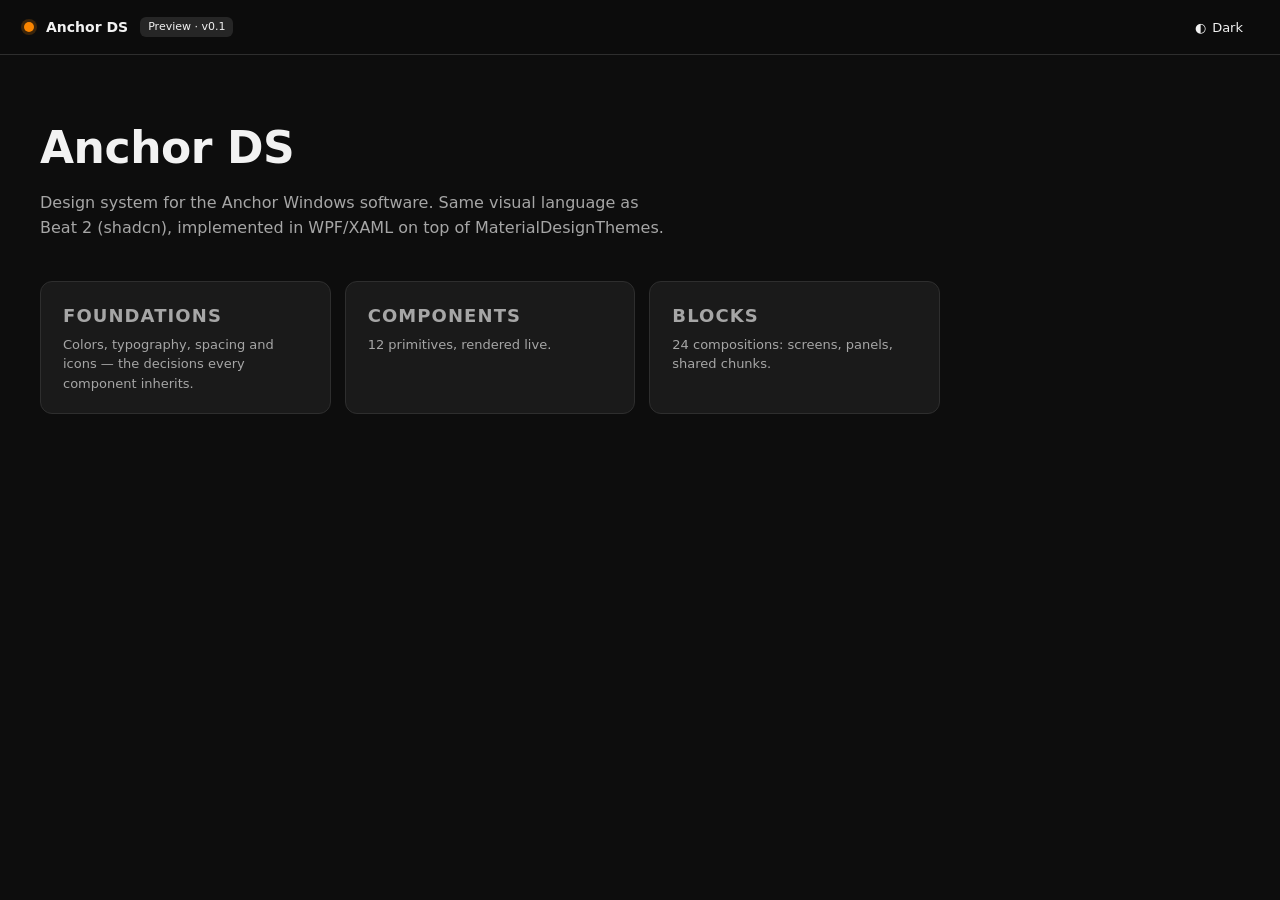
<file: index.html>
<!DOCTYPE html>
<html lang="en" data-theme="dark">
<head>
<meta charset="UTF-8" />
<meta name="viewport" content="width=device-width, initial-scale=1.0" />
<title>Anchor Design System</title>
<link rel="stylesheet" href="tokens.css?v=5" />
<link rel="stylesheet" href="styles.css?v=5" />
<link rel="stylesheet" href="shell.css?v=5" />
</head>
<body data-page="home">
<header class="topbar">
  <div class="topbar-left">
    <a href="index.html" class="brand" style="text-decoration:none;color:inherit"><span class="brand-dot"></span><span>Anchor DS</span><span class="badge badge-neutral">Preview · v0.1</span></a>
  </div>
  <div class="topbar-right">
    <button class="btn btn-ghost btn-sm" id="themeToggle" aria-label="Toggle theme"><span class="theme-icon">◐</span> <span id="themeLabel">Dark</span></button>
  </div>
</header>
<main class="home">
  <section class="home-hero">
    <h1>Anchor DS</h1>
    <p class="home-tag">Design system for the Anchor Windows software. Same visual language as Beat 2 (shadcn), implemented in WPF/XAML on top of MaterialDesignThemes.</p>
  </section>
  <section class="home-grid">
    <a class="home-card" href="foundations.html"><h3>Foundations</h3><p>Colors, typography, spacing and icons — the decisions every component inherits.</p></a>
    <a class="home-card" href="components.html"><h3>Components</h3><p>12 primitives, rendered live.</p></a>
    <a class="home-card" href="blocks.html"><h3>Blocks</h3><p>24 compositions: screens, panels, shared chunks.</p></a>
  </section>
</main>
<script>
  (function(){var r=document.documentElement,b=document.getElementById('themeToggle'),l=document.getElementById('themeLabel');
  function a(t){r.setAttribute('data-theme',t);if(l)l.textContent=t==='dark'?'Dark':'Light';try{localStorage.setItem('anchor-ds-theme',t)}catch(e){}}
  var s=null;try{s=localStorage.getItem('anchor-ds-theme')}catch(e){}if(s)a(s);
  if(b)b.addEventListener('click',function(){a(r.getAttribute('data-theme')==='dark'?'light':'dark')});})();
</script>
</body>
</html>
</file>
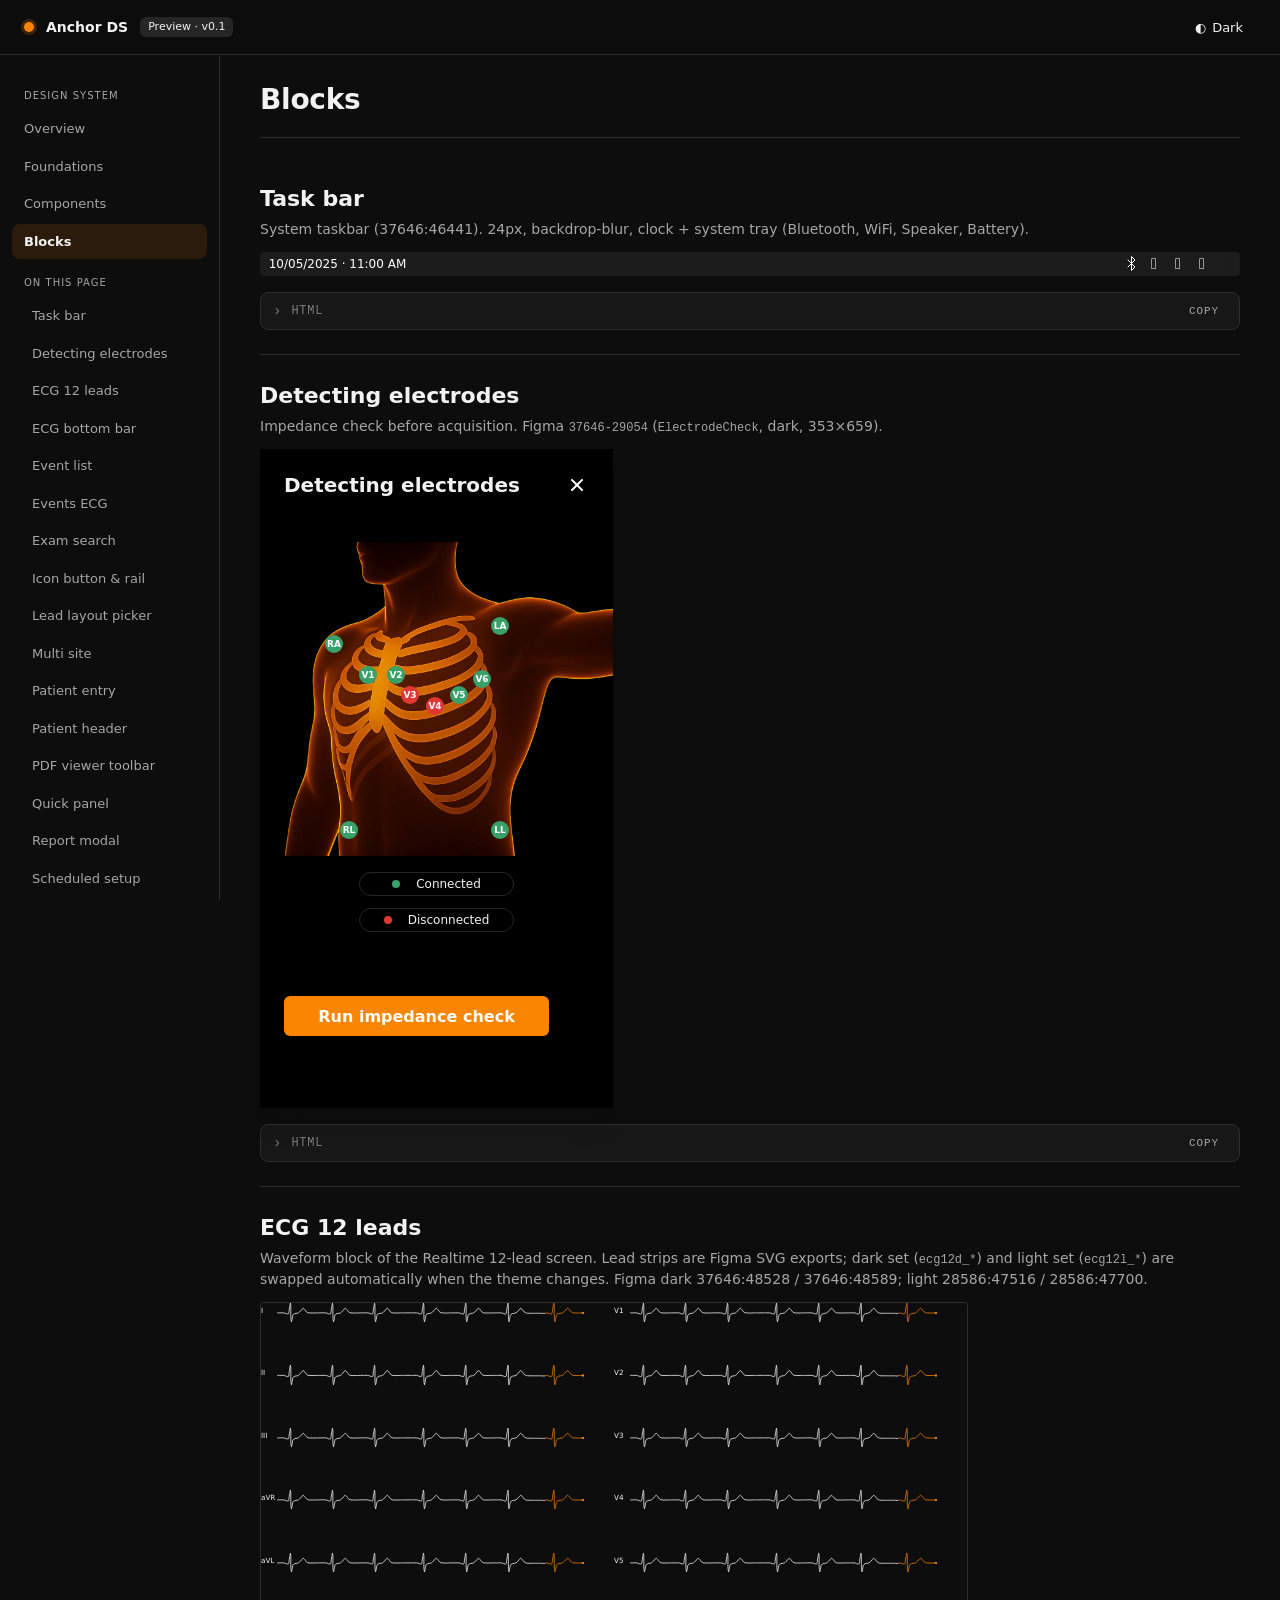
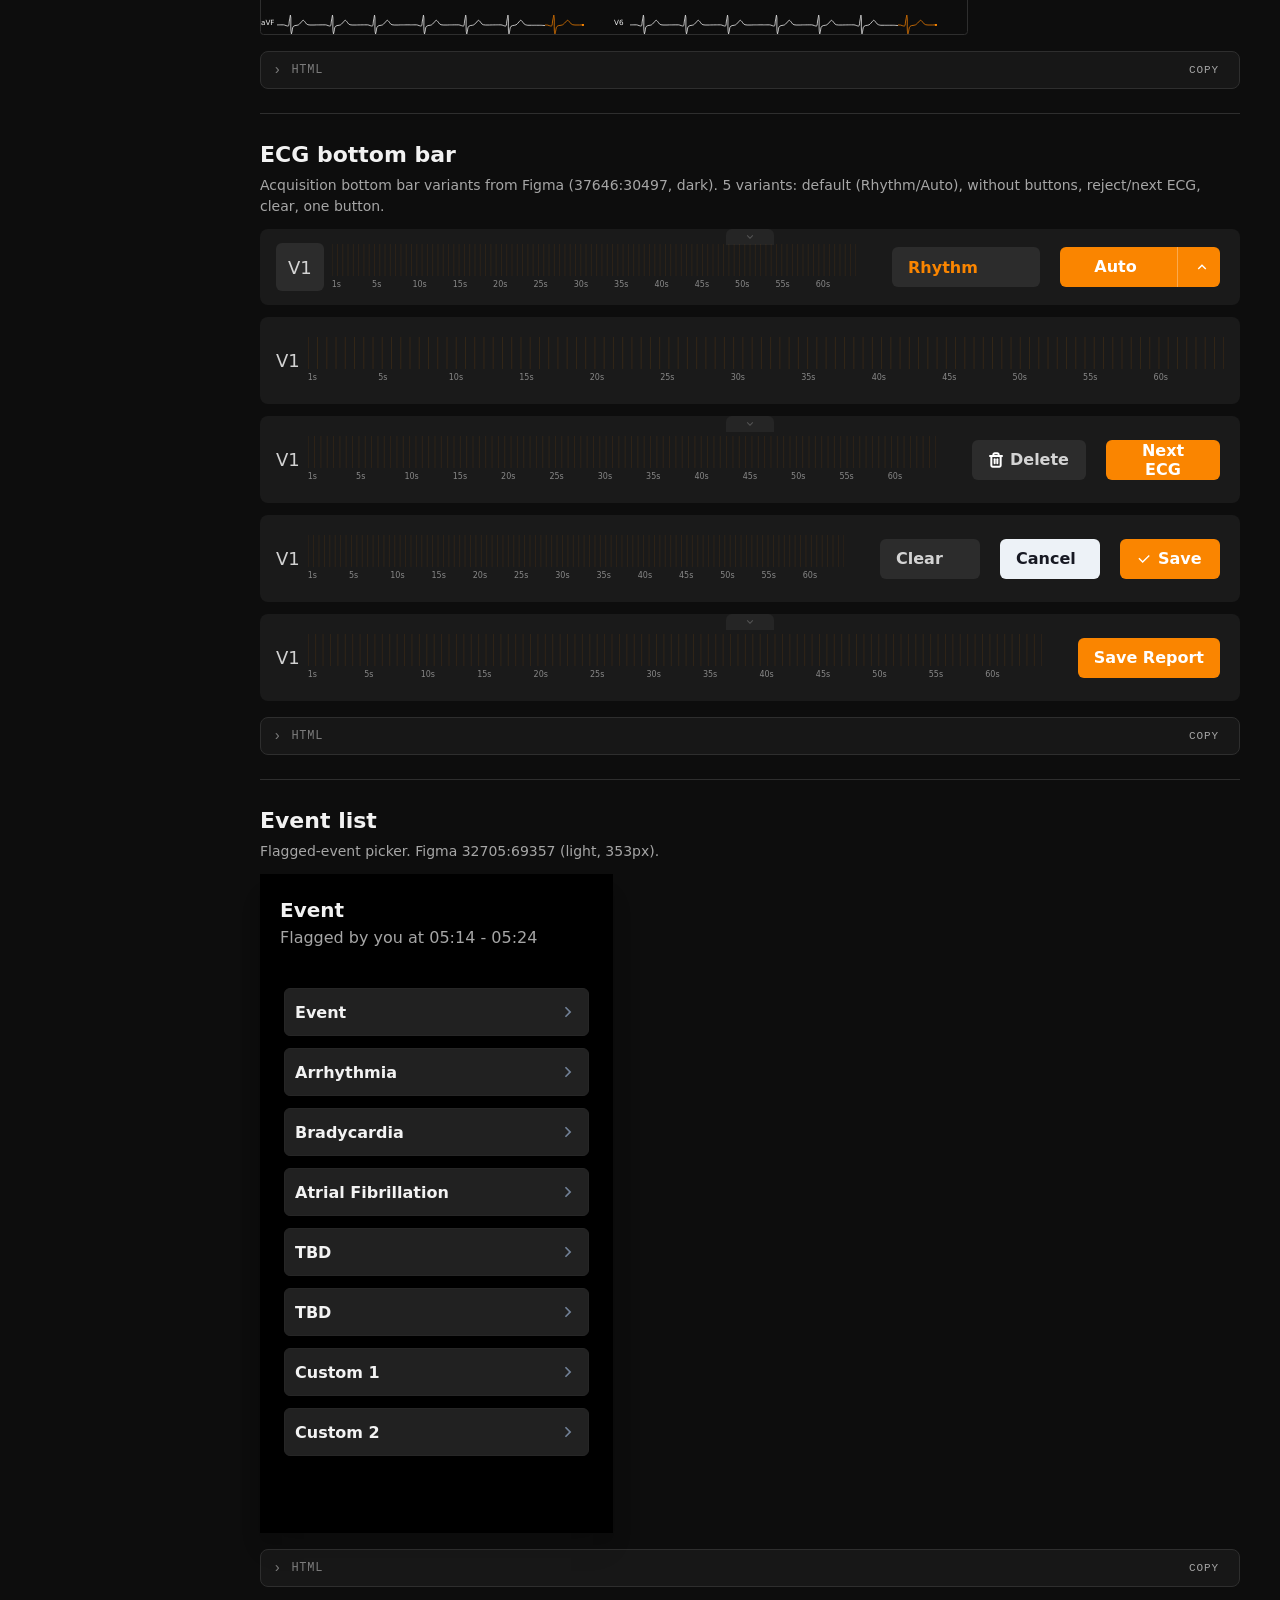
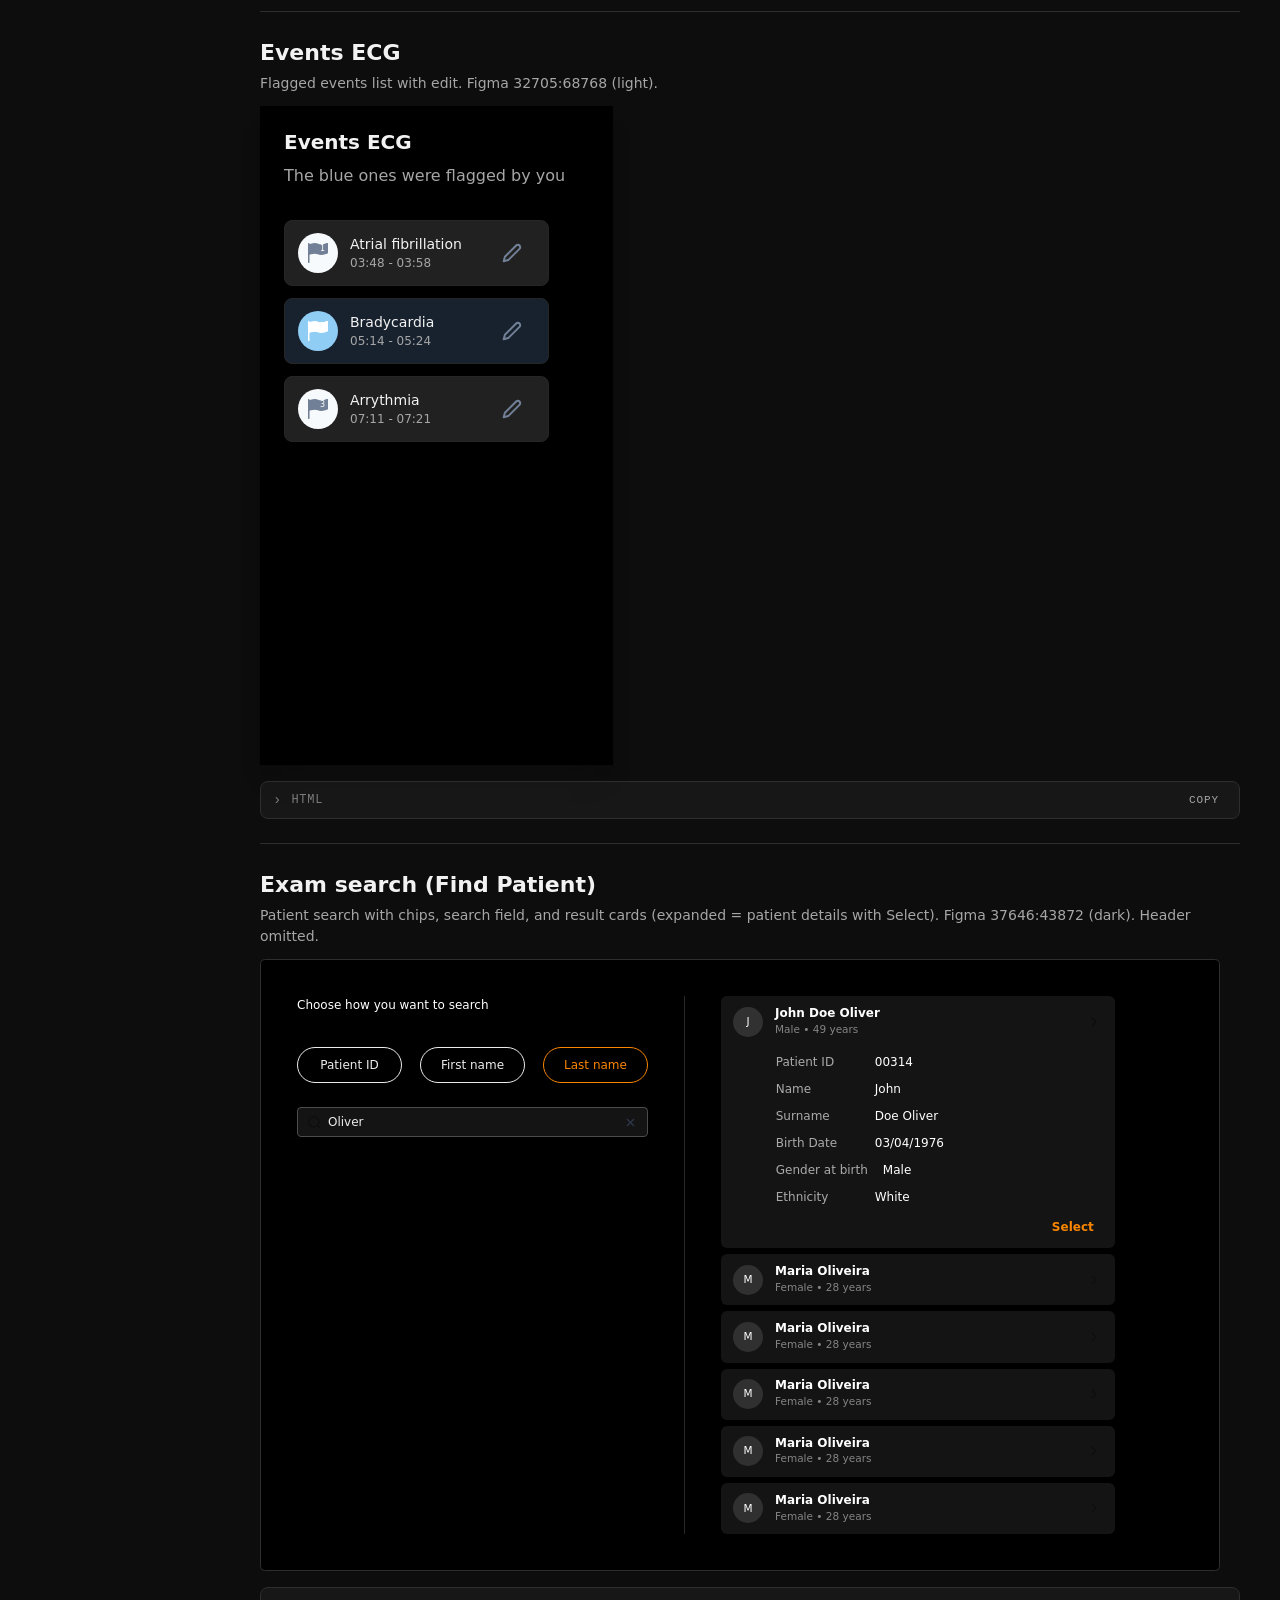
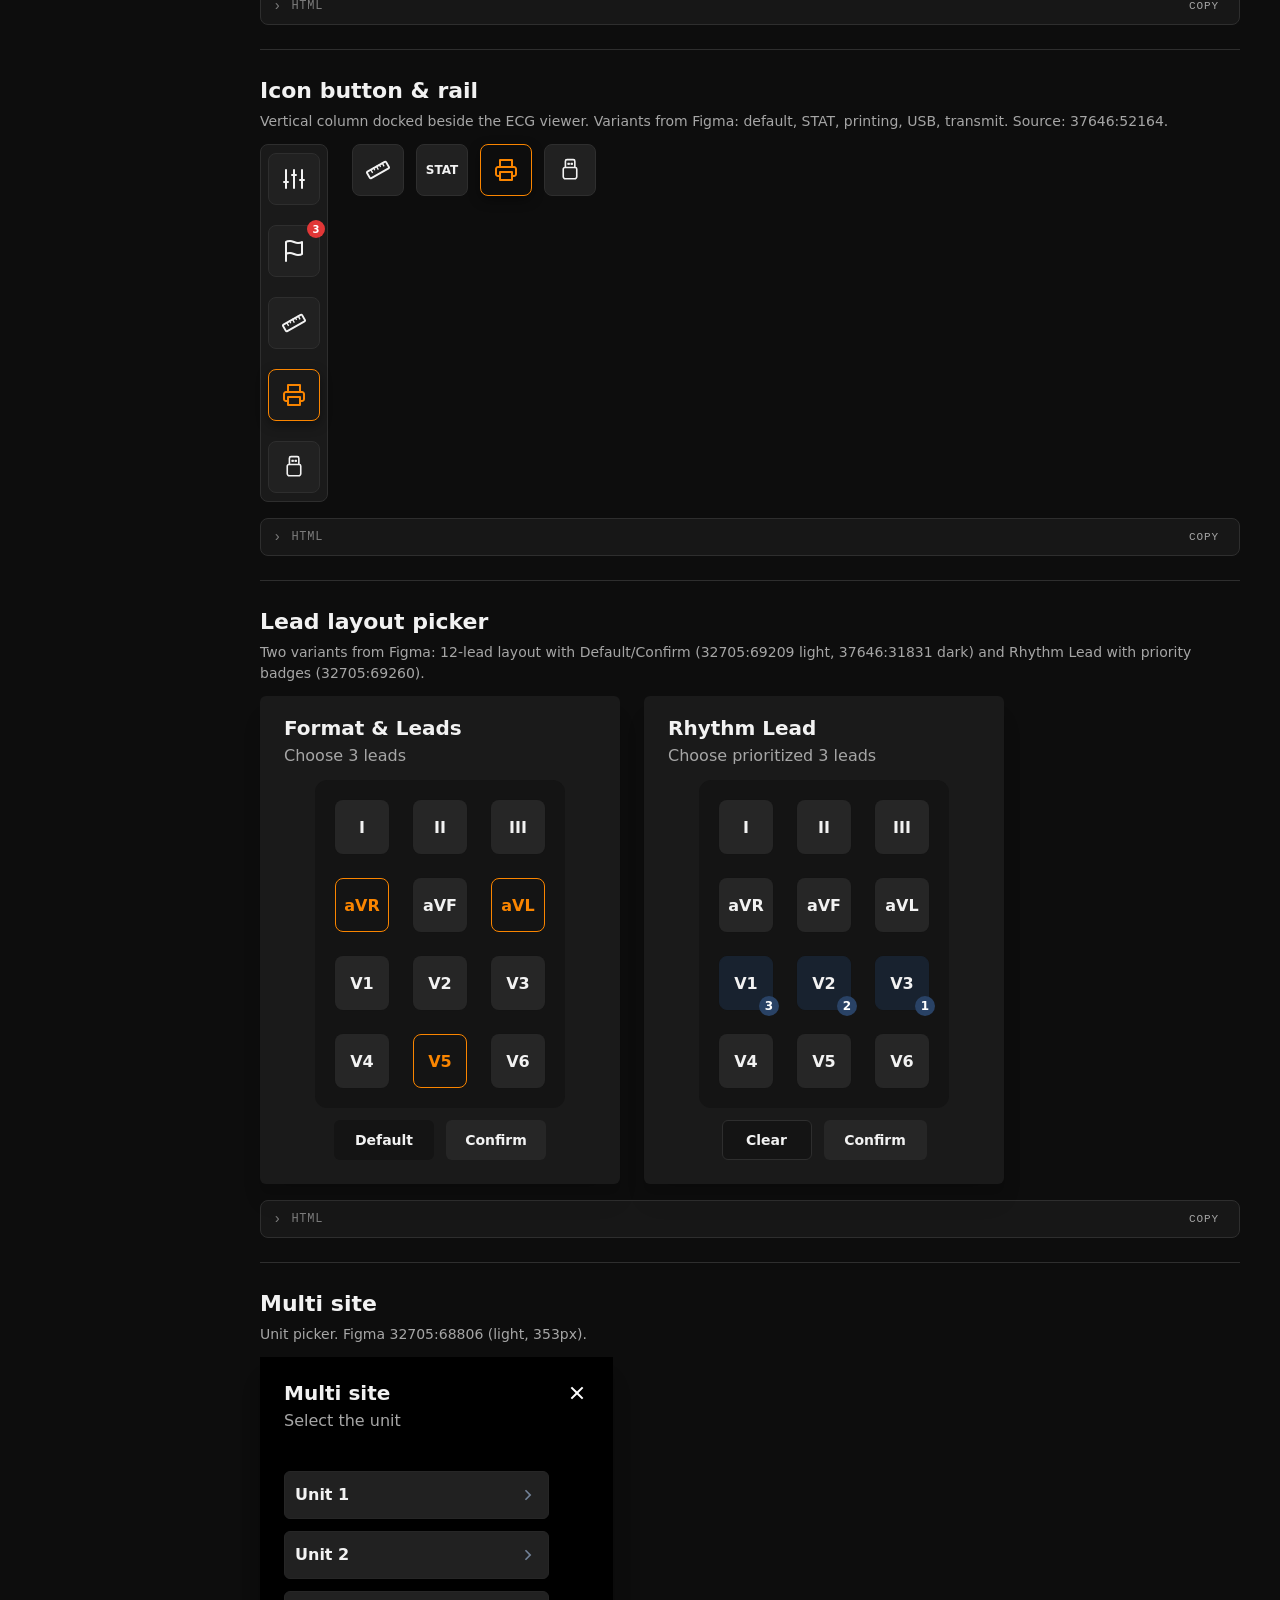
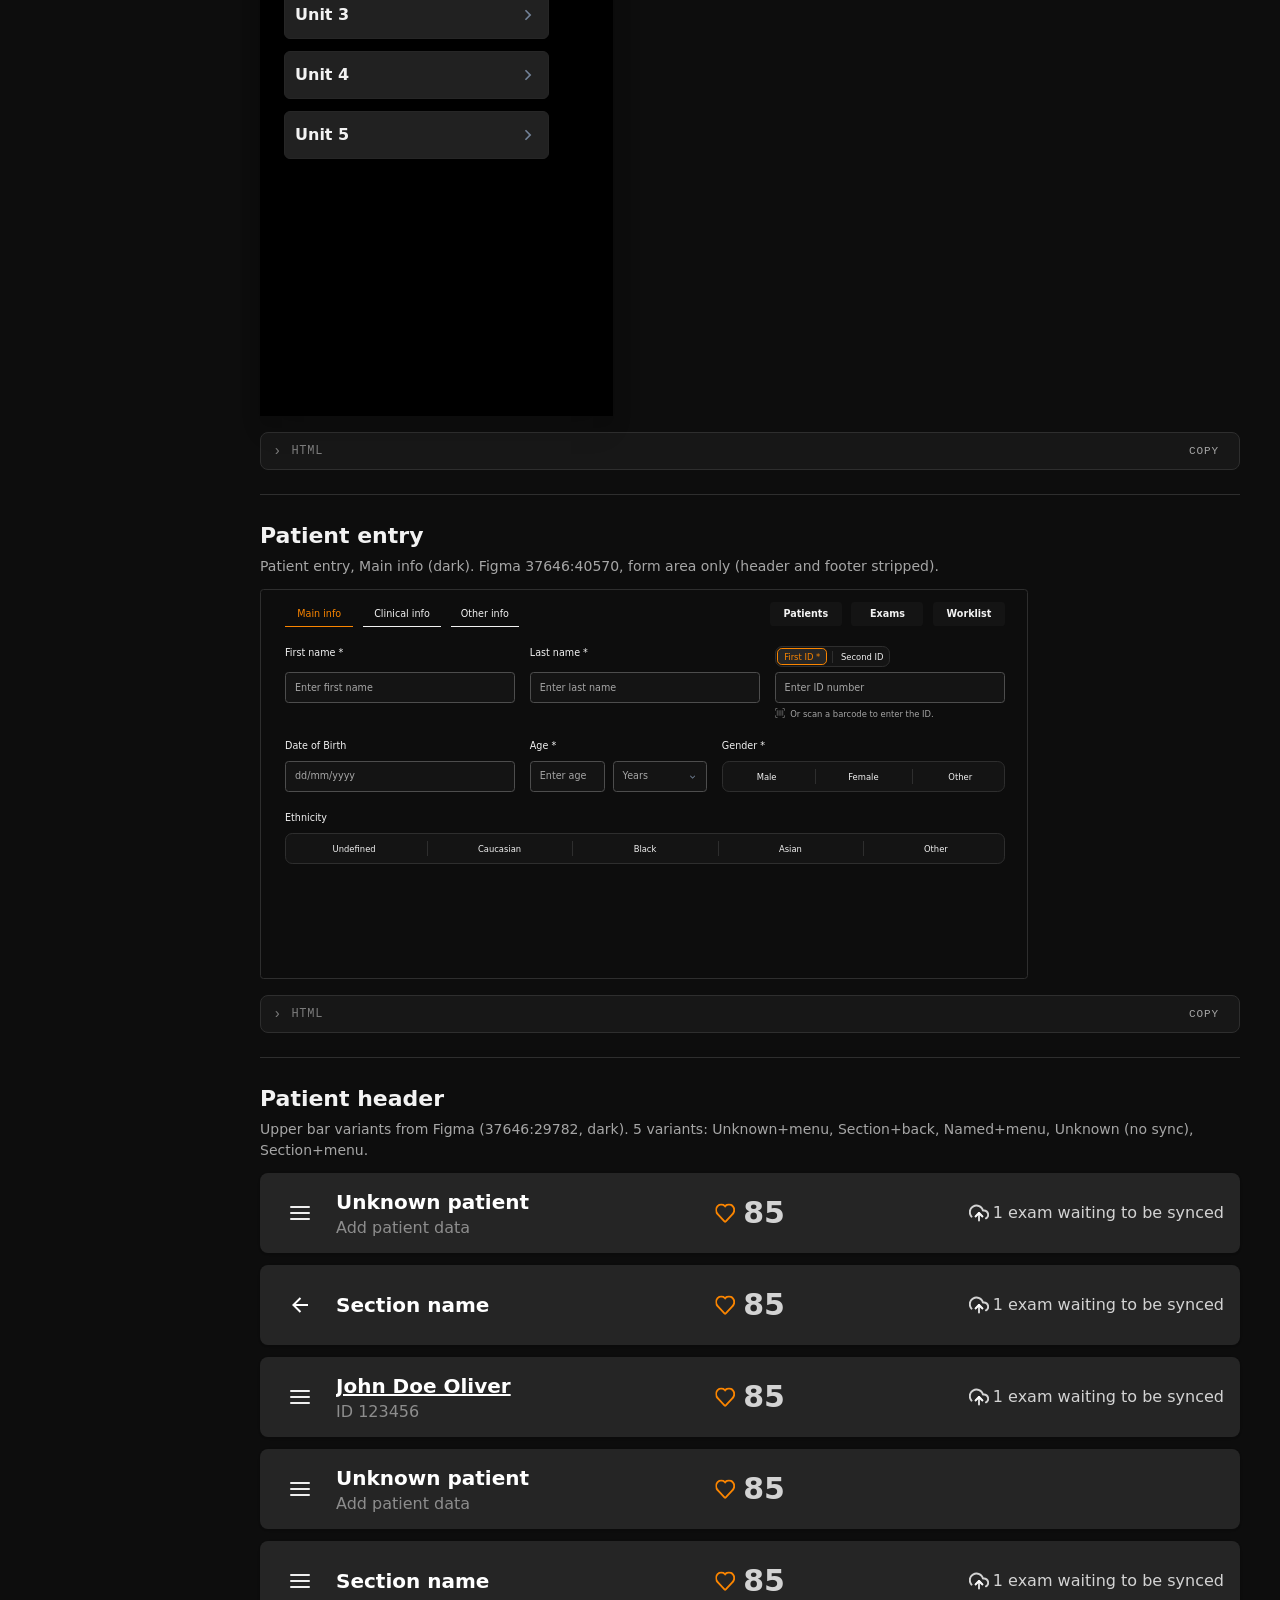
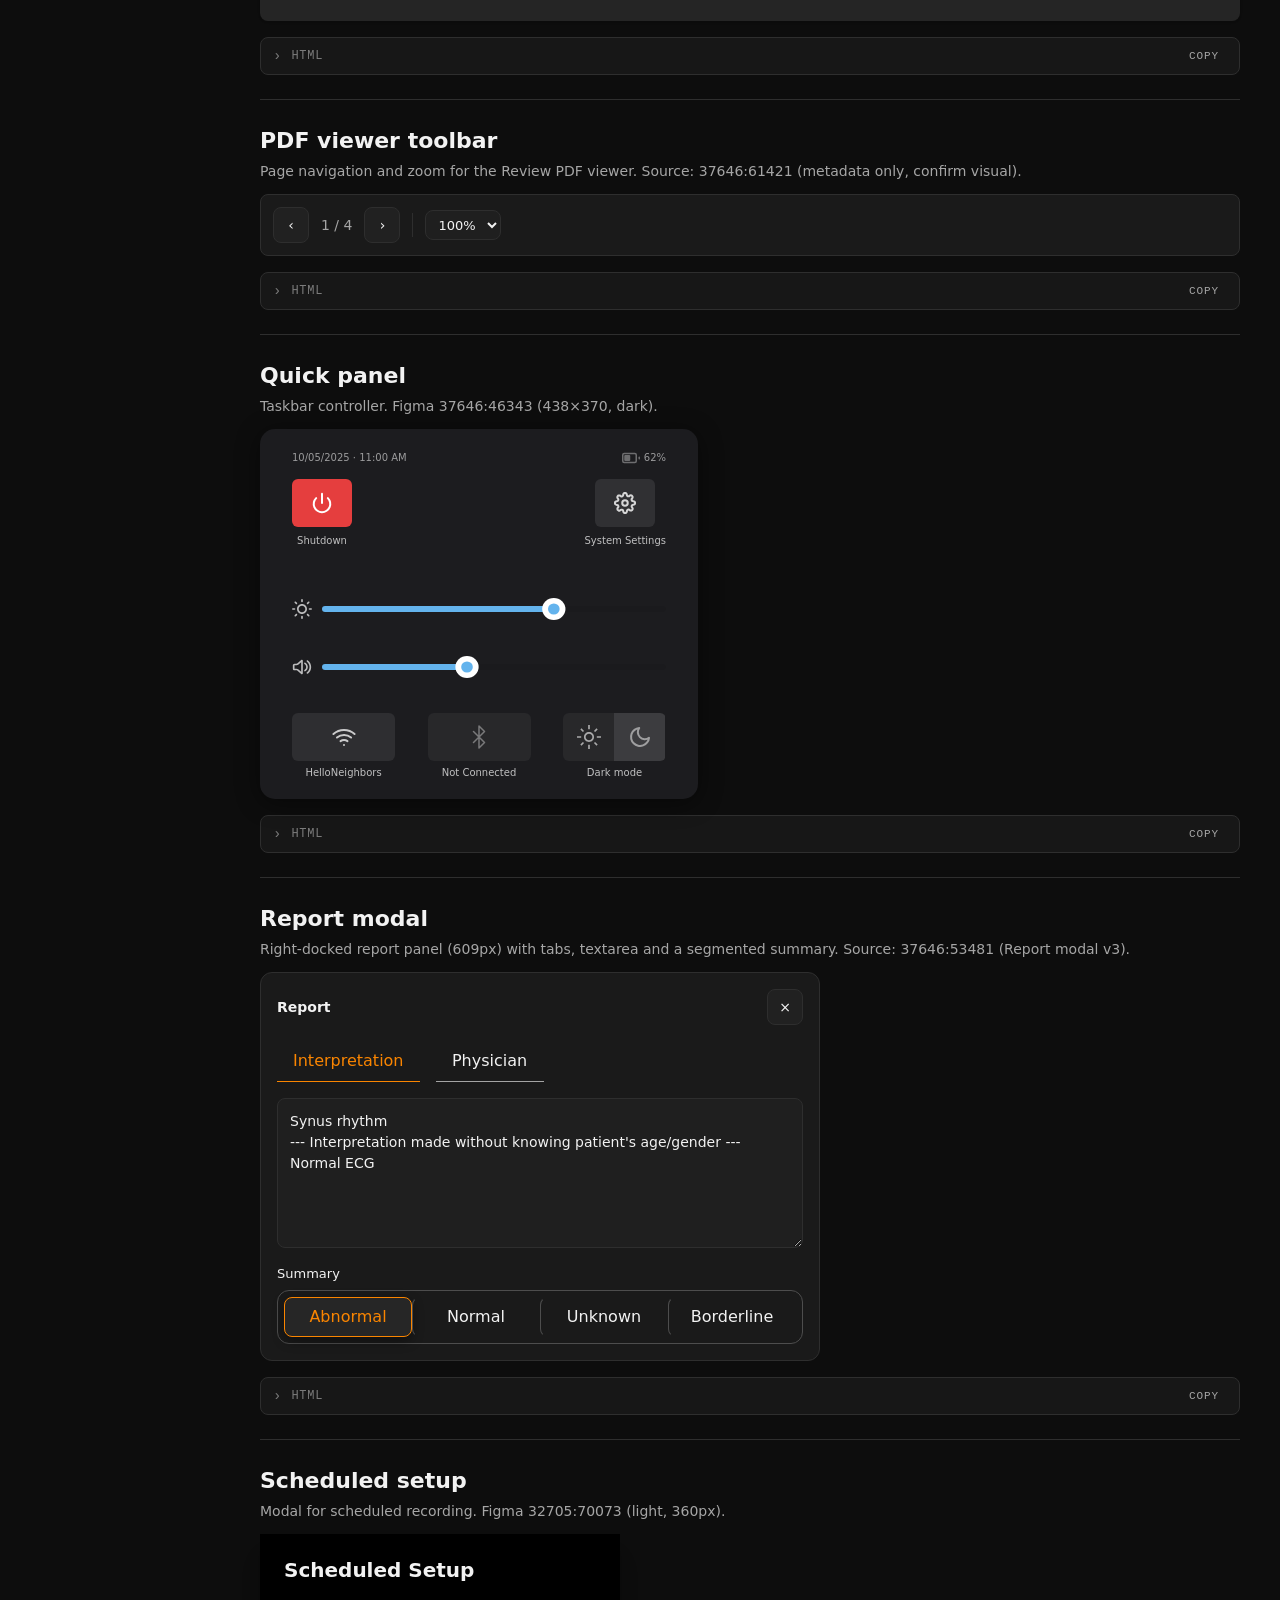
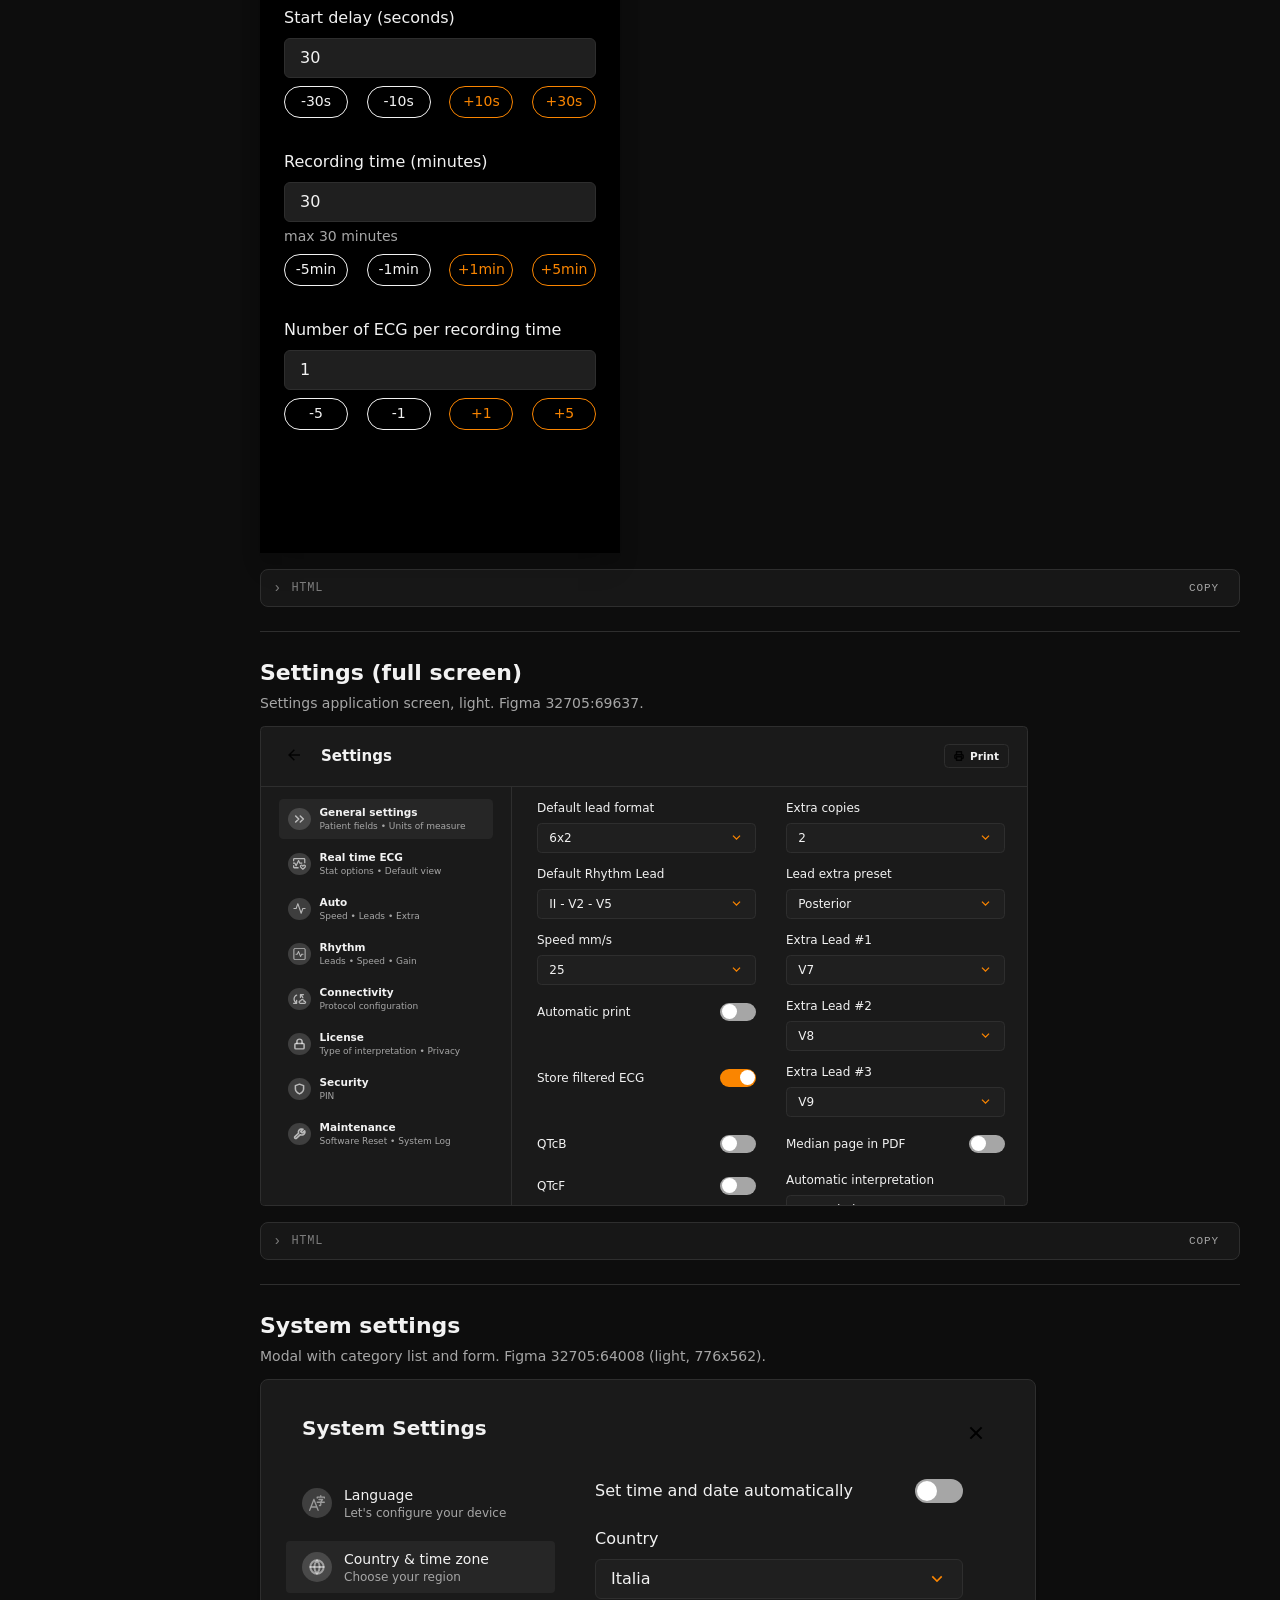
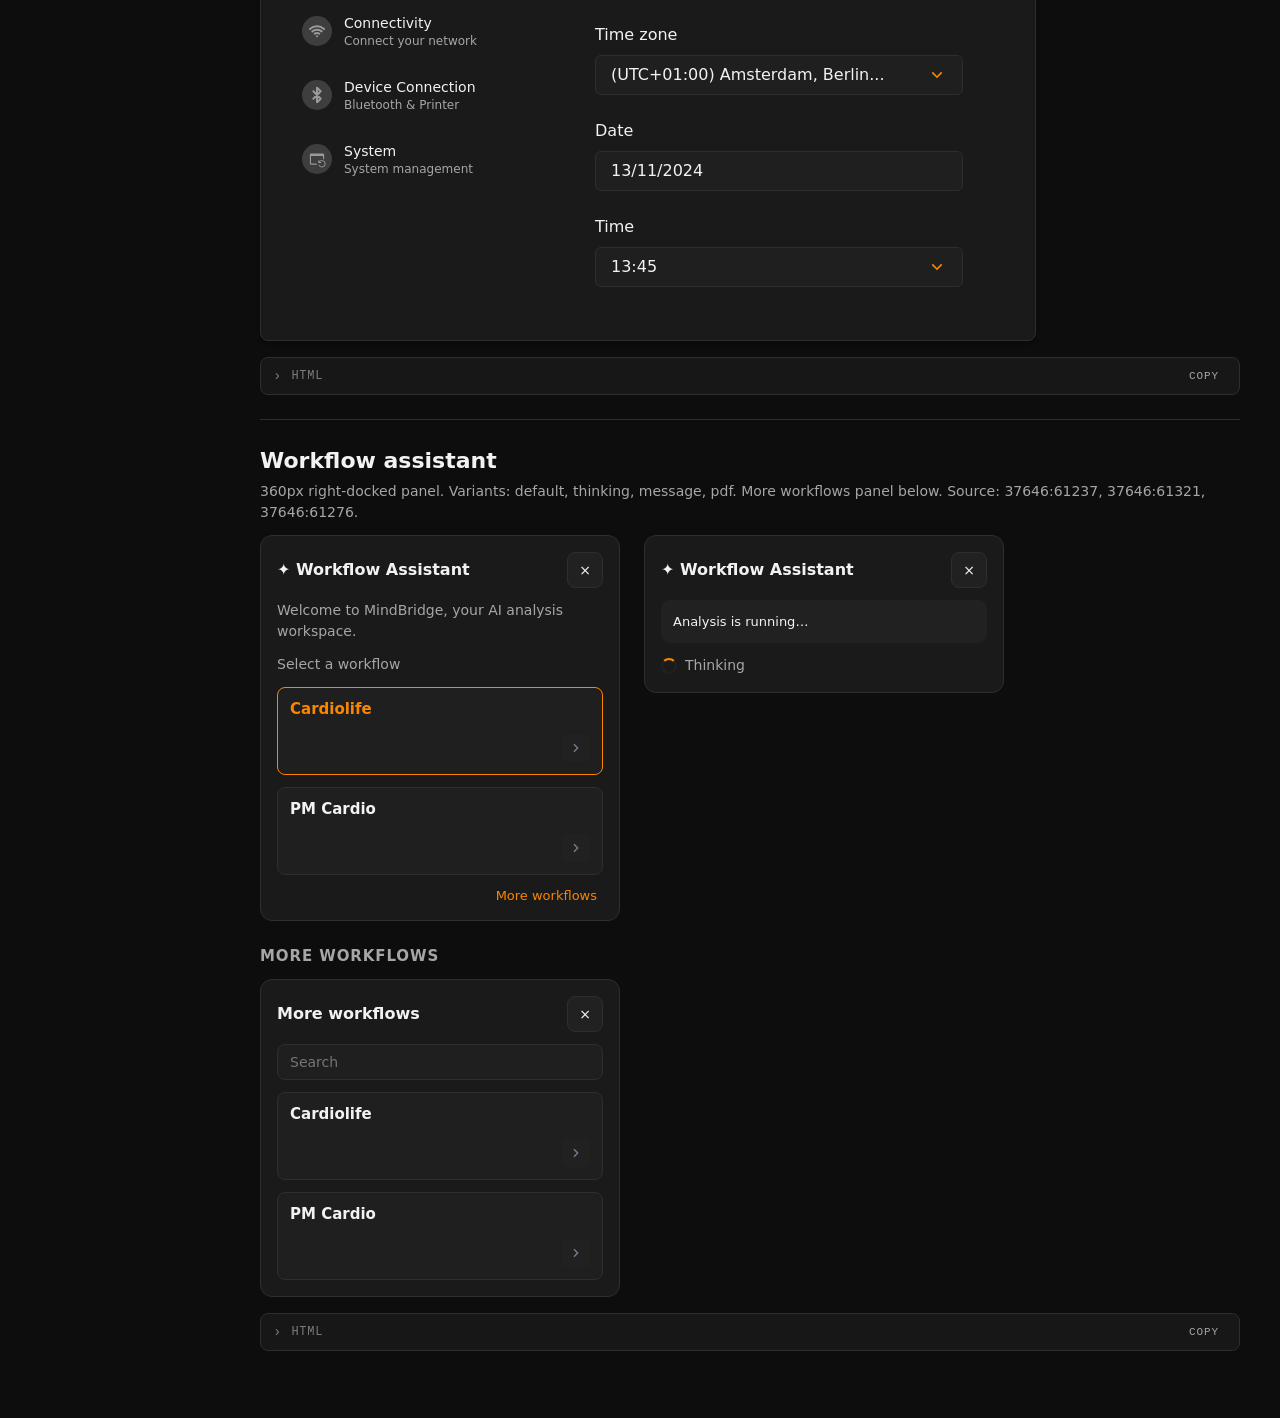
<file: blocks.html>
﻿<!DOCTYPE html>
<html lang="en" data-theme="dark">
<head>
<meta charset="UTF-8" />
<meta name="viewport" content="width=device-width, initial-scale=1.0" />
<title>Blocks — Anchor DS</title>
<link rel="stylesheet" href="tokens.css?v=5" />
<link rel="stylesheet" href="styles.css?v=5" />
<link rel="stylesheet" href="shell.css?v=5" />
</head>
<body data-page="blocks">
<header class="topbar">
  <div class="topbar-left">
    <a href="index.html" class="brand" style="text-decoration:none;color:inherit"><span class="brand-dot"></span><span>Anchor DS</span><span class="badge badge-neutral">Preview · v0.1</span></a>
  </div>
  <div class="topbar-right">
    <button class="btn btn-ghost btn-sm" id="themeToggle" aria-label="Toggle theme"><span class="theme-icon">◐</span> <span id="themeLabel">Dark</span></button>
  </div>
</header>
<nav class="sidenav">
  <div class="nav-sep">Design System</div>
  <a href="index.html" class="nav-item">Overview</a>
  <a href="foundations.html" class="nav-item">Foundations</a>
  <a href="components.html" class="nav-item">Components</a>
  <a href="blocks.html" class="nav-item active">Blocks</a>
  <div class="nav-sep">On this page</div>
  <a href="#task-bar" class="nav-item nav-sub">Task bar</a>
  <a href="#electrode-check" class="nav-item nav-sub">Detecting electrodes</a>
  <a href="#ecg-12" class="nav-item nav-sub">ECG 12 leads</a>
  <a href="#ecg-bottom-bar" class="nav-item nav-sub">ECG bottom bar</a>
  <a href="#event-list" class="nav-item nav-sub">Event list</a>
  <a href="#events-ecg" class="nav-item nav-sub">Events ECG</a>
  <a href="#exam-search" class="nav-item nav-sub">Exam search</a>
  <a href="#icon-button" class="nav-item nav-sub">Icon button & rail</a>
  <a href="#lead-picker" class="nav-item nav-sub">Lead layout picker</a>
  <a href="#multi-site" class="nav-item nav-sub">Multi site</a>
  <a href="#patient-form" class="nav-item nav-sub">Patient entry</a>
  <a href="#patient-header" class="nav-item nav-sub">Patient header</a>
  <a href="#pdf-toolbar" class="nav-item nav-sub">PDF viewer toolbar</a>
  <a href="#quick-panel" class="nav-item nav-sub">Quick panel</a>
  <a href="#report-modal" class="nav-item nav-sub">Report modal</a>
  <a href="#scheduled-setup" class="nav-item nav-sub">Scheduled setup</a>
  <a href="#settings-light" class="nav-item nav-sub">Settings (full)</a>
  <a href="#system-settings" class="nav-item nav-sub">System settings</a>
  <a href="#workflow" class="nav-item nav-sub">Workflow assistant</a>
</nav>
<main class="content">
<div class="page-head"><h1>Blocks</h1></div>

<section id="task-bar" class="section">

    <h2>Task bar</h2>
    <p class="sub">System taskbar (37646:46441). 24px, backdrop-blur, clock + system tray (Bluetooth, WiFi, Speaker, Battery).</p>
    <div class="stack">
      <div class="sys-taskbar">
        <span class="sys-clock">10/05/2025 · 11:00 AM</span>
        <div class="sys-tray">
          <img src="icons/bluetooth.svg" alt="" class="sys-tray-svg" />
          <span class="sys-tray-icon" aria-label="WiFi">&#xE701;</span>
          <span class="sys-tray-icon" aria-label="Speaker">&#xE15D;</span>
          <span class="sys-tray-icon" aria-label="Battery">&#xEBA9;</span>
        </div>
      </div>
    </div>

</section>

<section id="electrode-check" class="section">

  <h2>Detecting electrodes</h2>
  <p class="sub">Impedance check before acquisition. Figma <code>37646-29054</code> (<code>ElectrodeCheck</code>, dark, 353×659).</p>
  <div class="fm ec">
    <div class="ec-title">Detecting electrodes</div>
    <button class="fm-close" aria-label="Close"><img src="assets/imp_close.svg" alt="" /></button>
    <img class="ec-body" src="assets/imp_torso.png" alt="" />
    <span class="ec-dot" style="left:74px;top:195px">RA</span><span class="ec-dot" style="left:240px;top:177px">LA</span>
    <span class="ec-dot" style="left:108px;top:226px">V1</span><span class="ec-dot" style="left:136px;top:226px">V2</span>
    <span class="ec-dot ec-bad" style="left:150px;top:246px">V3</span><span class="ec-dot ec-bad" style="left:175px;top:257px">V4</span>
    <span class="ec-dot" style="left:199px;top:246px">V5</span><span class="ec-dot" style="left:222px;top:230px">V6</span>
    <span class="ec-dot" style="left:89px;top:381px">RL</span><span class="ec-dot" style="left:240px;top:381px">LL</span>
    <div class="ec-legend"><span class="ec-pill"><i class="ec-led ec-ok"></i>Connected</span><span class="ec-pill"><i class="ec-led ec-bad-led"></i>Disconnected</span></div>
    <button class="ec-run">Run impedance check</button>
  </div>

</section>

<section id="ecg-12" class="section">

    <h2>ECG 12 leads</h2>
    <p class="sub">Waveform block of the Realtime 12-lead screen. Lead strips are Figma SVG exports; dark set (<code>ecg12d_*</code>) and light set (<code>ecg12l_*</code>) are swapped automatically when the theme changes. Figma dark 37646:48528 / 37646:48589; light 28586:47516 / 28586:47700.</p>
    <div class="e12"><div class="e12-col"><div class="e12-row"><span class="e12-lab">I</span><img class="e12-a" src="assets/ecg12d_L0_a.svg" alt="" /><img class="e12-b" src="assets/ecg12d_L0_b.svg" alt="" /><img class="e12-c" src="assets/ecg12d_L0_c.svg" alt="" /></div><div class="e12-row"><span class="e12-lab">II</span><img class="e12-a" src="assets/ecg12d_L1_a.svg" alt="" /><img class="e12-b" src="assets/ecg12d_L1_b.svg" alt="" /><img class="e12-c" src="assets/ecg12d_L1_c.svg" alt="" /></div><div class="e12-row"><span class="e12-lab">III</span><img class="e12-a" src="assets/ecg12d_L2_a.svg" alt="" /><img class="e12-b" src="assets/ecg12d_L2_b.svg" alt="" /><img class="e12-c" src="assets/ecg12d_L2_c.svg" alt="" /></div><div class="e12-row"><span class="e12-lab">aVR</span><img class="e12-a" src="assets/ecg12d_L3_a.svg" alt="" /><img class="e12-b" src="assets/ecg12d_L3_b.svg" alt="" /><img class="e12-c" src="assets/ecg12d_L3_c.svg" alt="" /></div><div class="e12-row"><span class="e12-lab">aVL</span><img class="e12-a" src="assets/ecg12d_L4_a.svg" alt="" /><img class="e12-b" src="assets/ecg12d_L4_b.svg" alt="" /><img class="e12-c" src="assets/ecg12d_L4_c.svg" alt="" /></div><div class="e12-row"><span class="e12-lab">aVF</span><img class="e12-a" src="assets/ecg12d_L5_a.svg" alt="" /><img class="e12-b" src="assets/ecg12d_L5_b.svg" alt="" /><img class="e12-c" src="assets/ecg12d_L5_c.svg" alt="" /></div></div><div class="e12-col"><div class="e12-row"><span class="e12-lab">V1</span><img class="e12-a" src="assets/ecg12d_R0_a.svg" alt="" /><img class="e12-b" src="assets/ecg12d_R0_b.svg" alt="" /><img class="e12-c" src="assets/ecg12d_R0_c.svg" alt="" /></div><div class="e12-row"><span class="e12-lab">V2</span><img class="e12-a" src="assets/ecg12d_R1_a.svg" alt="" /><img class="e12-b" src="assets/ecg12d_R1_b.svg" alt="" /><img class="e12-c" src="assets/ecg12d_R1_c.svg" alt="" /></div><div class="e12-row"><span class="e12-lab">V3</span><img class="e12-a" src="assets/ecg12d_R2_a.svg" alt="" /><img class="e12-b" src="assets/ecg12d_R2_b.svg" alt="" /><img class="e12-c" src="assets/ecg12d_R2_c.svg" alt="" /></div><div class="e12-row"><span class="e12-lab">V4</span><img class="e12-a" src="assets/ecg12d_R3_a.svg" alt="" /><img class="e12-b" src="assets/ecg12d_R3_b.svg" alt="" /><img class="e12-c" src="assets/ecg12d_R3_c.svg" alt="" /></div><div class="e12-row"><span class="e12-lab">V5</span><img class="e12-a" src="assets/ecg12d_R4_a.svg" alt="" /><img class="e12-b" src="assets/ecg12d_R4_b.svg" alt="" /><img class="e12-c" src="assets/ecg12d_R4_c.svg" alt="" /></div><div class="e12-row"><span class="e12-lab">V6</span><img class="e12-a" src="assets/ecg12d_R5_a.svg" alt="" /><img class="e12-b" src="assets/ecg12d_R5_b.svg" alt="" /><img class="e12-c" src="assets/ecg12d_R5_c.svg" alt="" /></div></div></div>

</section>

<section id="ecg-bottom-bar" class="section">

  <h2>ECG bottom bar</h2>
  <p class="sub">Acquisition bottom bar variants from Figma (37646:30497, dark). 5 variants: default (Rhythm/Auto), without buttons, reject/next ECG, clear, one button.</p>
  <div class="stack">

    <!-- variant: default — 76px, swipe handle, V1 pill, Rhythm ghost + Auto split-button -->
    <div class="ebb">
      <div class="ebb-swipe"><img src="assets/ebb_chevron_up.svg" alt="" /></div>
      <div class="ebb-lead">
        <span class="ebb-lead-pill">V1</span>
        <div class="ebb-track"><span class="ebb-wave"></span><span class="ebb-scale"><span>1s</span><span>5s</span><span>10s</span><span>15s</span><span>20s</span><span>25s</span><span>30s</span><span>35s</span><span>40s</span><span>45s</span><span>50s</span><span>55s</span><span>60s</span></span></div>
      </div>
      <div class="ebb-actions">
        <button class="ebb-btn ebb-rhythm">Rhythm</button>
        <div class="ebb-btn ebb-auto"><span class="ebb-auto-label">Auto</span><span class="ebb-auto-sep"></span><img src="assets/ebb_auto_chev.svg" alt="" class="ebb-auto-ico" /></div>
      </div>
    </div>

    <!-- variant: without buttons — 87px, no swipe handle, lead only -->
    <div class="ebb ebb-tall">
      <div class="ebb-lead">
        <span class="ebb-lead-lbl">V1</span>
        <div class="ebb-track"><span class="ebb-wave"></span><span class="ebb-scale"><span>1s</span><span>5s</span><span>10s</span><span>15s</span><span>20s</span><span>25s</span><span>30s</span><span>35s</span><span>40s</span><span>45s</span><span>50s</span><span>55s</span><span>60s</span></span></div>
      </div>
    </div>

    <!-- variant: reject / next ECG — 87px, swipe handle, Delete (trash icon) + Next ECG -->
    <div class="ebb ebb-tall">
      <div class="ebb-swipe"><img src="assets/ebb_chevron_up.svg" alt="" /></div>
      <div class="ebb-lead">
        <span class="ebb-lead-lbl">V1</span>
        <div class="ebb-track"><span class="ebb-wave"></span><span class="ebb-scale"><span>1s</span><span>5s</span><span>10s</span><span>15s</span><span>20s</span><span>25s</span><span>30s</span><span>35s</span><span>40s</span><span>45s</span><span>50s</span><span>55s</span><span>60s</span></span></div>
      </div>
      <div class="ebb-actions">
        <button class="ebb-btn ebb-ghost ebb-delete"><img src="assets/ebb_trash.svg" alt="" /> Delete</button>
        <button class="ebb-btn ebb-primary ebb-next-ecg">Next ECG</button>
      </div>
    </div>

    <!-- variant: clear — 87px, no swipe handle, Clear ghost + Cancel neutral + Save primary -->
    <div class="ebb ebb-tall">
      <div class="ebb-lead">
        <span class="ebb-lead-lbl">V1</span>
        <div class="ebb-track"><span class="ebb-wave"></span><span class="ebb-scale"><span>1s</span><span>5s</span><span>10s</span><span>15s</span><span>20s</span><span>25s</span><span>30s</span><span>35s</span><span>40s</span><span>45s</span><span>50s</span><span>55s</span><span>60s</span></span></div>
      </div>
      <div class="ebb-actions">
        <button class="ebb-btn ebb-ghost">Clear</button>
        <button class="ebb-btn ebb-cancel">Cancel</button>
        <button class="ebb-btn ebb-primary ebb-save"><img src="assets/ebb_save_check.svg" alt="" /> Save</button>
      </div>
    </div>

    <!-- variant: one button — 87px, swipe handle, Save Report primary -->
    <div class="ebb ebb-tall">
      <div class="ebb-swipe"><img src="assets/ebb_chevron_up.svg" alt="" /></div>
      <div class="ebb-lead">
        <span class="ebb-lead-lbl">V1</span>
        <div class="ebb-track"><span class="ebb-wave"></span><span class="ebb-scale"><span>1s</span><span>5s</span><span>10s</span><span>15s</span><span>20s</span><span>25s</span><span>30s</span><span>35s</span><span>40s</span><span>45s</span><span>50s</span><span>55s</span><span>60s</span></span></div>
      </div>
      <div class="ebb-actions">
        <button class="ebb-btn ebb-primary">Save Report</button>
      </div>
    </div>

  </div>

</section>

<section id="event-list" class="section">

  <h2>Event list</h2>
  <p class="sub">Flagged-event picker. Figma 32705:69357 (light, 353px).</p>
  <div class="fm ev">
    <div class="ev-head"><div class="fm-title">Event</div><div class="fm-sub">Flagged by you at 05:14 - 05:24</div></div>
    <button class="fm-close" aria-label="Close"><img src="assets/events_close.svg" alt="" /></button>
    <div class="ev-list"><button class="ev-row"><span class="ev-name">Event</span><img src="assets/chevron_right.svg" alt="" /></button><button class="ev-row"><span class="ev-name">Arrhythmia</span><img src="assets/chevron_right.svg" alt="" /></button><button class="ev-row"><span class="ev-name">Bradycardia</span><img src="assets/chevron_right.svg" alt="" /></button><button class="ev-row"><span class="ev-name">Atrial Fibrillation</span><img src="assets/chevron_right.svg" alt="" /></button><button class="ev-row"><span class="ev-name">TBD</span><img src="assets/chevron_right.svg" alt="" /></button><button class="ev-row"><span class="ev-name">TBD</span><img src="assets/chevron_right.svg" alt="" /></button><button class="ev-row"><span class="ev-name">Custom 1</span><img src="assets/chevron_right.svg" alt="" /></button><button class="ev-row"><span class="ev-name">Custom 2</span><img src="assets/chevron_right.svg" alt="" /></button></div>
  </div>

</section>

<section id="events-ecg" class="section">

  <h2>Events ECG</h2>
  <p class="sub">Flagged events list with edit. Figma 32705:68768 (light).</p>
  <div class="fm ee">
    <div class="ee-title">Events ECG</div>
    <button class="fm-close" aria-label="Close"><img src="assets/events_close.svg" alt="" /></button>
    <div class="ee-sub">The blue ones were flagged by you</div>
    <div class="ee-list"><div class="ee-row"><div><span class="ee-flag"><img class="ee-flag-bg" src="assets/flag_bg.svg" alt="" /><img class="ee-flag-vec" src="assets/flag_vec.svg" alt="" /><b>1</b></span><div><div class="ee-name">Atrial fibrillation</div><div class="ee-time">03:48 - 03:58</div></div></div><button class="ee-edit" aria-label="Edit"><img src="assets/edit2.svg" alt="" /></button></div><div class="ee-row ee-row-blue"><div><span class="ee-flag"><img class="ee-flag-bg" src="assets/flag_bg_blue.svg" alt="" /><img class="ee-flag-vec" src="assets/flag_vec_blue.svg" alt="" /><b>2</b></span><div><div class="ee-name">Bradycardia</div><div class="ee-time">05:14 - 05:24</div></div></div><button class="ee-edit" aria-label="Edit"><img src="assets/edit2.svg" alt="" /></button></div><div class="ee-row"><div><span class="ee-flag"><img class="ee-flag-bg" src="assets/flag_bg.svg" alt="" /><img class="ee-flag-vec" src="assets/flag_vec.svg" alt="" /><b>3</b></span><div><div class="ee-name">Arrythmia</div><div class="ee-time">07:11 - 07:21</div></div></div><button class="ee-edit" aria-label="Edit"><img src="assets/edit2.svg" alt="" /></button></div></div>
  </div>

</section>

<section id="exam-search" class="section">

    <h2>Exam search (Find Patient)</h2>
    <p class="sub">Patient search with chips, search field, and result cards (expanded = patient details with Select). Figma 37646:43872 (dark). Header omitted.</p>
    <div class="scr scr-search">
      <div class="es-left">
        <div class="es-label">Choose how you want to search</div>
        <div class="es-chips"><span class="es-chip">Patient ID</span><span class="es-chip">First name</span><span class="es-chip es-chip-on">Last name</span></div>
        <div class="es-search"><img src="assets/ex_search.svg" alt="" /><span>Oliver</span><img src="assets/ex_clear.svg" alt="" /></div>
      </div>
      <div class="es-right">
        <div class="es-card es-open">
          <div class="es-head"><span class="es-av">J</span><div class="es-head-txt"><b>John Doe Oliver</b><small>Male • 49 years</small></div><img src="assets/ex_chev_up.svg" alt="" class="es-chev" /></div>
          <div class="es-details">
            <div class="es-col">
              <div class="es-kv"><span>Patient ID</span><b>00314</b></div>
              <div class="es-kv"><span>Name</span><b>John</b></div>
              <div class="es-kv"><span>Surname</span><b>Doe Oliver</b></div>
              <div class="es-kv"><span>Birth Date</span><b>03/04/1976</b></div>
            </div>
            <div class="es-col">
              <div class="es-kv"><span>Gender at birth</span><b>Male</b></div>
              <div class="es-kv"><span>Ethnicity</span><b>White</b></div>
            </div>
          </div>
          <button class="es-select">Select</button>
        </div>
        <div class="es-card"><div class="es-head"><span class="es-av">M</span><div class="es-head-txt"><b>Maria Oliveira</b><small>Female • 28 years</small></div><img src="assets/ex_chev_down.svg" alt="" class="es-chev" /></div></div>
        <div class="es-card"><div class="es-head"><span class="es-av">M</span><div class="es-head-txt"><b>Maria Oliveira</b><small>Female • 28 years</small></div><img src="assets/ex_chev_down.svg" alt="" class="es-chev" /></div></div>
        <div class="es-card"><div class="es-head"><span class="es-av">M</span><div class="es-head-txt"><b>Maria Oliveira</b><small>Female • 28 years</small></div><img src="assets/ex_chev_down.svg" alt="" class="es-chev" /></div></div>
        <div class="es-card"><div class="es-head"><span class="es-av">M</span><div class="es-head-txt"><b>Maria Oliveira</b><small>Female • 28 years</small></div><img src="assets/ex_chev_down.svg" alt="" class="es-chev" /></div></div>
        <div class="es-card"><div class="es-head"><span class="es-av">M</span><div class="es-head-txt"><b>Maria Oliveira</b><small>Female • 28 years</small></div><img src="assets/ex_chev_down.svg" alt="" class="es-chev" /></div></div>
      </div>
    </div>

</section>


<section id="icon-button" class="section">

    <h2>Icon button &amp; rail</h2>
    <p class="sub">Vertical column docked beside the ECG viewer. Variants from Figma: default, STAT, printing, USB, transmit. Source: 37646:52164.</p>
    <div class="row" style="align-items:flex-start;gap:var(--sp-2xl)">
      <div class="icon-rail">
        <button class="icon-btn" aria-label="Settings"><span class="ico ico-settings"></span></button>
        <button class="icon-btn" aria-label="Events"><span class="count-badge">3</span><span class="ico ico-flag"></span></button>
        <button class="icon-btn" aria-label="Ruler"><span class="ico ico-ruler"></span></button>
        <button class="icon-btn active" aria-label="Printing"><span class="ico ico-print"></span></button>
        <button class="icon-btn" aria-label="USB"><span class="ico ico-usb"></span></button>
      </div>
      <div class="row" style="gap:var(--sp-md)">
        <button class="icon-btn" aria-label="Ruler"><span class="ico ico-ruler"></span></button>
        <button class="icon-btn icon-btn-stat" aria-label="STAT">STAT</button>
        <button class="icon-btn active" aria-label="Printing selected"><span class="ico ico-print"></span></button>
        <button class="icon-btn" aria-label="USB"><span class="ico ico-usb"></span></button>
      </div>
    </div>

</section>

<section id="lead-picker" class="section">

    <h2>Lead layout picker</h2>
    <p class="sub">Two variants from Figma: 12-lead layout with Default/Confirm (32705:69209 light, 37646:31831 dark) and Rhythm Lead with priority badges (32705:69260).</p>
    <div class="lp-row">
      <div class="lp-frame">
        <div class="lp-head"><div class="lp-title">Format &amp; Leads</div><div class="lp-sub">Choose 3 leads</div></div>
        <div class="lp-card"><button class="lp-tile ">I</button><button class="lp-tile ">II</button><button class="lp-tile ">III</button><button class="lp-tile is-selected">aVR</button><button class="lp-tile ">aVF</button><button class="lp-tile is-selected">aVL</button><button class="lp-tile ">V1</button><button class="lp-tile ">V2</button><button class="lp-tile ">V3</button><button class="lp-tile ">V4</button><button class="lp-tile is-selected">V5</button><button class="lp-tile ">V6</button></div>
        <div class="lp-actions"><button class="fm-btn fm-btn-default">Default</button><button class="fm-btn fm-btn-confirm">Confirm</button></div>
      </div>
      <div class="lp-frame">
        <div class="lp-head"><div class="lp-title">Rhythm Lead</div><div class="lp-sub">Choose prioritized 3 leads</div></div>
        <div class="lp-card"><button class="lp-tile ">I</button><button class="lp-tile ">II</button><button class="lp-tile ">III</button><button class="lp-tile ">aVR</button><button class="lp-tile ">aVF</button><button class="lp-tile ">aVL</button><span class="lp-tile-wrap"><button class="lp-tile is-selected">V1</button><span class="lp-badge">3</span></span><span class="lp-tile-wrap"><button class="lp-tile is-selected">V2</button><span class="lp-badge">2</span></span><span class="lp-tile-wrap"><button class="lp-tile is-selected">V3</button><span class="lp-badge">1</span></span><button class="lp-tile ">V4</button><button class="lp-tile ">V5</button><button class="lp-tile ">V6</button></div>
        <div class="lp-actions"><button class="lp-btn lp-clear">Clear</button><button class="lp-btn lp-confirm">Confirm</button></div>
      </div>
    </div>

</section>


<section id="multi-site" class="section">

  <h2>Multi site</h2>
  <p class="sub">Unit picker. Figma 32705:68806 (light, 353px).</p>
  <div class="fm ms">
    <div class="ms-head"><div class="fm-title">Multi site</div><div class="fm-sub">Select the unit</div></div>
    <button class="fm-close" aria-label="Close"><img src="assets/multi_close.svg" alt="" /></button>
    <div class="ms-list"><button class="ev-row"><span class="ev-name">Unit 1</span><img src="assets/multi_chev.svg" alt="" /></button><button class="ev-row"><span class="ev-name">Unit 2</span><img src="assets/multi_chev.svg" alt="" /></button><button class="ev-row"><span class="ev-name">Unit 3</span><img src="assets/multi_chev.svg" alt="" /></button><button class="ev-row"><span class="ev-name">Unit 4</span><img src="assets/multi_chev.svg" alt="" /></button><button class="ev-row"><span class="ev-name">Unit 5</span><img src="assets/multi_chev.svg" alt="" /></button></div>
  </div>

</section>

<section id="patient-form" class="section">

  <h2>Patient entry</h2>
  <p class="sub">Patient entry, Main info (dark). Figma 37646:40570, form area only (header and footer stripped).</p>
<div class="pf">
      <div class="pf-tab is-on" data-pane="m" style="left:40px;top:20px;width:114px;height:41px">Main info</div>
      <div class="pf-tab" data-pane="c" style="left:170px;top:20px;width:130px;height:41px">Clinical info</div>
      <div class="pf-tab" data-pane="o" style="left:316px;top:20px;width:114px;height:41px">Other info</div>
      <div class="pf-btn" style="left:848px;top:20px;width:120px;height:40px">Patients</div>
      <div class="pf-btn" style="left:984px;top:20px;width:120px;height:40px">Exams</div>
      <div class="pf-btn" style="left:1120px;top:20px;width:120px;height:40px">Worklist</div>
      <div class="pf-lab" style="left:40px;top:93px;width:300px;height:24px">First name *</div>
      <div class="pf-in" style="left:40px;top:137px;width:384px;height:52px">Enter first name</div>
      <div class="pf-lab" style="left:448px;top:93px;width:300px;height:24px">Last name *</div>
      <div class="pf-in" style="left:448px;top:137px;width:384px;height:52px">Enter last name</div>
      <div class="pf-chip" style="left:856px;top:93px;width:192px;height:36px"></div>
      <div class="pf-b pf-b-on" style="left:860px;top:97px;width:84px;height:28px">First ID *</div>
      <div class="pf-sep" style="left:952px;top:101px;width:1px;height:20px"></div>
      <div class="pf-b" style="left:960px;top:97px;width:84px;height:28px">Second ID</div>
      <div class="pf-in" style="left:856px;top:137px;width:384px;height:52px">Enter ID number</div>
      <div class="pf-hint-ico" style="left:856px;top:197px;width:18px;height:17px"><img src="assets/pf_barcode.svg" alt="" style="width:18px;height:17px" /></div>
      <div class="pf-hint" style="left:882px;top:197px;width:224px;height:20px">Or scan a barcode to enter the ID.</div>
      <div class="pf-lab" style="left:40px;top:249px;width:300px;height:24px">Date of Birth</div>
      <div class="pf-in" style="left:40px;top:285px;width:384px;height:52px">dd/mm/yyyy</div>
      <div class="pf-lab" style="left:448px;top:249px;width:300px;height:24px">Age *</div>
      <div class="pf-in" style="left:448px;top:285px;width:126px;height:52px">Enter age</div>
      <div class="pf-in" style="left:586px;top:285px;width:158px;height:52px">Years<img class="pf-chev" src="assets/chevron_right.svg" alt="" style="transform:rotate(90deg);margin-left:auto;width:16px;height:16px" /></div>
      <div class="pf-lab" style="left:768px;top:249px;width:300px;height:24px">Gender *</div>
      <div class="pf-seg" style="left:768px;top:285px;width:472px;height:52px;border-radius:12px"></div><div class="pf-b" style="left:774px;top:291px;width:137.33px;height:40px">Male</div><div class="pf-b" style="left:935.33px;top:291px;width:137.33px;height:40px">Female</div><div class="pf-b" style="left:1096.67px;top:291px;width:137.33px;height:40px">Other</div><div class="pf-sep" style="left:923.33px;top:299px;width:1px;height:24px"></div><div class="pf-sep" style="left:1084.67px;top:299px;width:1px;height:24px"></div>
      <div class="pf-lab" style="left:40px;top:369px;width:300px;height:24px">Ethnicity</div>
      <div class="pf-seg" style="left:40px;top:405px;width:1200px;height:52px;border-radius:12px"></div><div class="pf-b" style="left:46px;top:411px;width:218.4px;height:40px">Undefined</div><div class="pf-b" style="left:288.4px;top:411px;width:218.4px;height:40px">Caucasian</div><div class="pf-b" style="left:530.8px;top:411px;width:218.4px;height:40px">Black</div><div class="pf-b" style="left:773.2px;top:411px;width:218.4px;height:40px">Asian</div><div class="pf-b" style="left:1015.6px;top:411px;width:218.4px;height:40px">Other</div><div class="pf-sep" style="left:276.4px;top:419px;width:1px;height:24px"></div><div class="pf-sep" style="left:518.8px;top:419px;width:1px;height:24px"></div><div class="pf-sep" style="left:761.2px;top:419px;width:1px;height:24px"></div><div class="pf-sep" style="left:1003.6px;top:419px;width:1px;height:24px"></div>
      <div class="pf-alt" data-p="c" style="display:none"><div class="pf-lab" style="left:40px;top:93px">Weight (kg)</div><div class="pf-in" style="left:40px;top:137px;width:160px;height:52px">Enter weight</div><div class="pf-lab" style="left:228px;top:93px">Height (cm)</div><div class="pf-in" style="left:228px;top:137px;width:160px;height:52px">Enter height</div><div class="pf-lab" style="left:416px;top:93px">Systolic (mmHg)</div><div class="pf-in" style="left:416px;top:137px;width:160px;height:52px">Enter systolic</div><div class="pf-lab" style="left:604px;top:93px">Diastolic (mmHg)</div><div class="pf-in" style="left:604px;top:137px;width:160px;height:52px">Enter diastolic</div><div class="pf-lab" style="left:792px;top:93px">SPO2 (%)</div><div class="pf-in" style="left:792px;top:137px;width:160px;height:52px">Enter SPO2</div><div class="pf-lab" style="left:40px;top:249px">Therapy</div><div class="pf-in" style="left:40px;top:293px;width:440px;height:52px">Describe therapy</div><div class="pf-lab" style="left:40px;top:333px">Technician</div><div class="pf-in" style="left:40px;top:377px;width:440px;height:52px">Enter technician name</div><div class="pf-lab" style="left:528px;top:249px">Diagnostic query</div><div class="pf-in" style="left:528px;top:293px;width:712px;height:140px;align-items:flex-start;padding-top:0px">Describe the clinical question or suspected condition</div></div>
      <div class="pf-alt" data-p="o" style="display:none"><div class="pf-lab" style="left:40px;top:93px">Email</div><div class="pf-in" style="left:40px;top:137px;width:320px;height:52px">name@email.com</div><div class="pf-lab" style="left:380px;top:93px">Mobile number</div><div class="pf-in" style="left:380px;top:137px;width:260px;height:52px">+00 000 000 0000</div><div class="pf-lab" style="left:656px;top:93px">Notes</div><div class="pf-in" style="left:656px;top:137px;width:584px;height:140px;align-items:flex-start;padding-top:0px">Add relevant notes about the patient</div><div class="pf-lab" style="left:40px;top:249px">Address</div><div class="pf-in" style="left:40px;top:293px;width:600px;height:52px">Street, number, city</div><div class="pf-lab" style="left:40px;top:333px">Custom field 1</div><div class="pf-in" style="left:40px;top:377px;width:320px;height:52px">Enter value</div><div class="pf-lab" style="left:380px;top:333px">Custom field 2</div><div class="pf-in" style="left:380px;top:377px;width:320px;height:52px">Enter value</div><div class="pf-lab" style="left:720px;top:333px">Custom field 3</div><div class="pf-in" style="left:720px;top:377px;width:320px;height:52px">Enter value</div></div>
    </div>

</section>

<section id="patient-header" class="section">

    <h2>Patient header</h2>
    <p class="sub">Upper bar variants from Figma (37646:29782, dark). 5 variants: Unknown+menu, Section+back, Named+menu, Unknown (no sync), Section+menu.</p>
    <div class="stack">

      <!-- variant: unknown patient + menu hamburger + sync indicator -->
      <div class="ph-bar">
        <button class="ph-btn-menu" aria-label="Menu"><img src="icons/menu.svg" alt="" /></button>
        <div class="ph-patient">
          <div class="ph-name">Unknown patient</div>
          <div class="ph-id">Add patient data</div>
        </div>
        <div class="ph-hr"><img src="icons/heart.svg" alt="" /><span class="ph-hr-val">85</span></div>
        <div class="ph-sync"><img src="icons/upload-cloud.svg" alt="" /><span>1 exam waiting to be synced</span></div>
      </div>

      <!-- variant: section + back arrow -->
      <div class="ph-bar">
        <button class="ph-btn" aria-label="Back"><img src="icons/icon-linear-back.svg" alt="" /></button>
        <div class="ph-patient">
          <div class="ph-name">Section name</div>
        </div>
        <div class="ph-hr"><img src="icons/heart.svg" alt="" /><span class="ph-hr-val">85</span></div>
        <div class="ph-sync"><img src="icons/upload-cloud.svg" alt="" /><span>1 exam waiting to be synced</span></div>
      </div>

      <!-- variant: named patient + menu + sync indicator -->
      <div class="ph-bar">
        <button class="ph-btn-menu" aria-label="Menu"><img src="icons/menu.svg" alt="" /></button>
        <div class="ph-patient">
          <div class="ph-name ph-name--link">John Doe Oliver</div>
          <div class="ph-id">ID 123456</div>
        </div>
        <div class="ph-hr"><img src="icons/heart.svg" alt="" /><span class="ph-hr-val">85</span></div>
        <div class="ph-sync"><img src="icons/upload-cloud.svg" alt="" /><span>1 exam waiting to be synced</span></div>
      </div>

      <!-- variant: unknown patient + menu (no sync badge) -->
      <div class="ph-bar">
        <button class="ph-btn-menu" aria-label="Menu"><img src="icons/menu.svg" alt="" /></button>
        <div class="ph-patient">
          <div class="ph-name">Unknown patient</div>
          <div class="ph-id">Add patient data</div>
        </div>
        <div class="ph-hr"><img src="icons/heart.svg" alt="" /><span class="ph-hr-val">85</span></div>
      </div>

      <!-- variant: section + menu (dots) -->
      <div class="ph-bar">
        <button class="ph-btn-menu" aria-label="Menu"><img src="icons/menu2.svg" alt="" /></button>
        <div class="ph-patient">
          <div class="ph-name">Section name</div>
        </div>
        <div class="ph-hr"><img src="icons/heart.svg" alt="" /><span class="ph-hr-val">85</span></div>
        <div class="ph-sync"><img src="icons/upload-cloud.svg" alt="" /><span>1 exam waiting to be synced</span></div>
      </div>

    </div>

</section>

<section id="pdf-toolbar" class="section">

    <h2>PDF viewer toolbar</h2>
    <p class="sub">Page navigation and zoom for the Review PDF viewer. Source: 37646:61421 (metadata only, confirm visual).</p>
    <div class="toolbar">
      <button class="btn btn-icon btn-ghost" aria-label="Previous page">‹</button>
      <span class="muted">1 / 4</span>
      <button class="btn btn-icon btn-ghost" aria-label="Next page">›</button>
      <div class="toolbar-sep"></div>
      <select class="select-compact" aria-label="Zoom"><option>100%</option><option>75%</option><option>50%</option></select>
    </div>

</section>

<section id="quick-panel" class="section">

  <h2>Quick panel</h2>
  <p class="sub">Taskbar controller. Figma 37646:46343 (438×370, dark).</p>
  <div class="qp">
    <div class="qp-status">
      <span class="qp-date">10/05/2025 · 11:00 AM</span>
      <span class="qp-battery"><img src="assets/qp_battery.svg" alt="" /> 62%</span>
    </div>
    <div class="qp-row">
      <div class="qp-btn-group"><button class="qp-power"><img src="assets/qp_power.svg" alt="" /></button><span class="qp-cap">Shutdown</span></div>
      <div class="qp-btn-group"><button class="qp-settings"><img src="assets/qp_settings.svg" alt="" /></button><span class="qp-cap">System Settings</span></div>
    </div>
    <div class="qp-slider qp-brightness"><img class="qp-slider-ico" src="assets/qp_sun.svg" alt="" /><img class="qp-slider-track" src="assets/qp_brightness.svg" alt="" /></div>
    <div class="qp-slider qp-volume"><img class="qp-slider-ico" src="assets/qp_speaker.svg" alt="" /><img class="qp-slider-track" src="assets/qp_volume.svg" alt="" /></div>
    <div class="qp-tiles">
      <div class="qp-tile"><span class="qp-tile-ico"><img src="assets/qp_wifi.svg" alt="" /></span><span class="qp-cap">HelloNeighbors</span></div>
      <div class="qp-tile qp-tile-off"><span class="qp-tile-ico"><img src="assets/qp_bt.svg" alt="" /></span><span class="qp-cap">Not Connected</span></div>
      <div class="qp-tile qp-tile-mode"><div class="qp-mode-row"><span class="qp-mode-on"><img src="assets/qp_light.svg" alt="" /></span><span class="qp-mode-off qp-mode-active"><img src="assets/qp_moon.svg" alt="" /></span></div><span class="qp-cap">Dark mode</span></div>
    </div>
  </div>

</section>

<section id="report-modal" class="section">

    <h2>Report modal</h2>
    <p class="sub">Right-docked report panel (609px) with tabs, textarea and a segmented summary. Source: 37646:53481 (Report modal v3).</p>
    <div class="report-panel">
      <div class="report-head"><strong>Report</strong><button class="btn btn-icon btn-ghost" aria-label="Close">×</button></div>
      <div class="tabs">
        <button class="tab active">Interpretation</button>
        <button class="tab">Physician</button>
      </div>
      <textarea class="report-text" aria-label="Interpretation">Synus rhythm
--- Interpretation made without knowing patient's age/gender ---
Normal ECG</textarea>
      <div class="field">
        <label>Summary</label>
        <div class="segmented segmented-full">
          <button class="seg active">Abnormal</button>
          <button class="seg">Normal</button>
          <button class="seg">Unknown</button>
          <button class="seg">Borderline</button>
        </div>
      </div>
    </div>

</section>

<section id="scheduled-setup" class="section">

  <h2>Scheduled setup</h2>
  <p class="sub">Modal for scheduled recording. Figma 32705:70073 (light, 360px).</p>
  <div class="fm sched">
    <div class="fm-head" style="top:24px"><div class="fm-title">Scheduled Setup</div></div>
    <button class="fm-close" aria-label="Close" style="top:8px;right:8px"><img src="assets/sched_close.svg" alt="" /></button>
    <div class="sched-body">
      <div class="field-f"><label>Start delay (seconds)</label><div class="sel-f">30</div><div class="chips-f"><span class="chip-f">-30s</span><span class="chip-f">-10s</span><span class="chip-f chip-f-add">+10s</span><span class="chip-f chip-f-add">+30s</span></div></div>
      <div class="field-f"><label>Recording time (minutes)</label><div class="sel-f">30</div><span class="hint-f">max 30 minutes</span><div class="chips-f"><span class="chip-f">-5min</span><span class="chip-f">-1min</span><span class="chip-f chip-f-add">+1min</span><span class="chip-f chip-f-add">+5min</span></div></div>
      <div class="field-f"><label>Number of ECG per recording time</label><div class="sel-f">1</div><div class="chips-f"><span class="chip-f">-5</span><span class="chip-f">-1</span><span class="chip-f chip-f-add">+1</span><span class="chip-f chip-f-add">+5</span></div></div>
    </div>
  </div>

</section>


<section id="settings-light" class="section">

  <h2>Settings (full screen)</h2>
  <p class="sub">Settings application screen, light. Figma 32705:69637.</p>
  <div class="scr scr-settings">
    <div class="scr-top"><button class="scr-back" aria-label="Back"><img src="assets/set_back.svg" alt="" /></button><span class="scr-title">Settings</span><button class="scr-print"><img src="assets/set_print.svg" alt="" />Print</button></div>
    <div class="scr-rail"><div class="set-item is-active"><img class="settings-icon" src="assets/settings_general.svg" alt="" /><span><b>General settings</b><small>Patient fields • Units of measure</small></span></div><div class="set-item"><span class="settings-icon-stack"><img src="assets/settings_ecg.svg" alt="" /><img src="assets/settings_ecg_wave.svg" class="settings-icon-overlay" alt="" /></span><span><b>Real time ECG</b><small>Stat options • Default view</small></span></div><div class="set-item"><img class="settings-icon" src="assets/settings_auto.svg" alt="" /><span><b>Auto</b><small>Speed • Leads • Extra</small></span></div><div class="set-item"><img class="settings-icon" src="assets/settings_rhythm.svg" alt="" /><span><b>Rhythm</b><small>Leads • Speed • Gain</small></span></div><div class="set-item"><img class="settings-icon" src="assets/settings_connectivity.svg" alt="" /><span><b>Connectivity</b><small>Protocol configuration</small></span></div><div class="set-item"><img class="settings-icon" src="assets/settings_license.svg" alt="" /><span><b>License</b><small>Type of interpretation • Privacy</small></span></div><div class="set-item"><img class="settings-icon" src="assets/settings_security.svg" alt="" /><span><b>Security</b><small>PIN</small></span></div><div class="set-item"><span class="settings-icon-stack"><img src="assets/settings_maintenance.svg" alt="" /><img src="assets/settings_tool.svg" class="settings-icon-overlay" alt="" /></span><span><b>Maintenance</b><small>Software Reset • System Log</small></span></div></div>
    <div class="scr-form">
      <div class="ff-grid"><div class="ff"><label>Default lead format</label><div class="sel-f">6x2<img src="assets/set_chev.svg" alt="" /></div></div><div class="ff"><label>Extra copies</label><div class="sel-f">2<img src="assets/set_chev.svg" alt="" /></div></div><div class="ff"><label>Default Rhythm Lead</label><div class="sel-f">II - V2 - V5<img src="assets/set_chev.svg" alt="" /></div></div><div class="ff"><label>Lead extra preset</label><div class="sel-f">Posterior<img src="assets/set_chev.svg" alt="" /></div></div><div class="ff"><label>Speed mm/s</label><div class="sel-f">25<img src="assets/set_chev.svg" alt="" /></div></div><div class="ff"><label>Extra Lead #1</label><div class="sel-f">V7<img src="assets/set_chev.svg" alt="" /></div></div><div class="ff ff-toggle"><label>Automatic print</label><span class="ss-switch"><i></i></span></div><div class="ff"><label>Extra Lead #2</label><div class="sel-f">V8<img src="assets/set_chev.svg" alt="" /></div></div><div class="ff ff-toggle is-on"><label>Store filtered ECG</label><span class="ss-switch"><i></i></span></div><div class="ff"><label>Extra Lead #3</label><div class="sel-f">V9<img src="assets/set_chev.svg" alt="" /></div></div><div class="ff ff-toggle"><label>QTcB</label><span class="ss-switch"><i></i></span></div><div class="ff ff-toggle"><label>Median page in PDF</label><span class="ss-switch"><i></i></span></div><div class="ff ff-toggle"><label>QTcF</label><span class="ss-switch"><i></i></span></div><div class="ff"><label>Automatic interpretation</label><div class="sel-f">Extended<img src="assets/set_chev.svg" alt="" /></div></div><div class="ff ff-toggle is-on"><label>Auto Stat</label><span class="ss-switch"><i></i></span></div><div class="ff ff-toggle"><label>Exam status on printout</label><span class="ss-switch"><i></i></span></div></div>
      <div class="scr-actions"><button class="btn-cancel">Cancel</button><button class="btn-save">Save</button></div>
    </div>
  </div>

</section>


<section id="system-settings" class="section">

  <h2>System settings</h2>
  <p class="sub">Modal with category list and form. Figma 32705:64008 (light, 776x562).</p>
  <div class="ss">
    <div class="ss-title">System Settings</div>
    <button class="ss-close" aria-label="Close"><img src="assets/sys_close.svg" alt="" /></button>
    <div class="ss-nav">
      <div class="ss-item"><img class="ss-ico" src="assets/ss_language.svg" alt="" /><span><b>Language</b><small>Let's configure your device</small></span></div>
      <div class="ss-item is-active"><img class="ss-ico" src="assets/ss_timezone.svg" alt="" /><span><b>Country &amp; time zone</b><small>Choose your region</small></span></div>
      <div class="ss-item"><img class="ss-ico" src="assets/ss_connectivity.svg" alt="" /><span><b>Connectivity</b><small>Connect your network</small></span></div>
      <div class="ss-item"><img class="ss-ico" src="assets/ss_device.svg" alt="" /><span><b>Device Connection</b><small>Bluetooth &amp; Printer</small></span></div>
      <div class="ss-item"><img class="ss-ico" src="assets/ss_system.svg" alt="" /><span><b>System</b><small>System management</small></span></div>
    </div>
    <div class="ss-form">
      <div class="ss-toggle-row"><span>Set time and date automatically</span><span class="ss-switch"><i></i></span></div>
      <div class="ss-field"><label>Country</label><div class="ss-select"><span>Italia</span><img src="assets/sys_chev.svg" alt="" /></div></div>
      <div class="ss-field"><label>Time zone</label><div class="ss-select"><span>(UTC+01:00) Amsterdam, Berlin...</span><img src="assets/sys_chev.svg" alt="" /></div></div>
      <div class="ss-field"><label>Date</label><div class="ss-input">13/11/2024</div></div>
      <div class="ss-field"><label>Time</label><div class="ss-select"><span>13:45</span><img src="assets/sys_chev.svg" alt="" /></div></div>
    </div>
  </div>

</section>

<section id="workflow" class="section">

    <h2>Workflow assistant</h2>
    <p class="sub">360px right-docked panel. Variants: default, thinking, message, pdf. More workflows panel below. Source: 37646:61237, 37646:61321, 37646:61276.</p>
    <div class="row" style="align-items:flex-start;gap:var(--sp-2xl)">
      <div class="wf-panel">
        <div class="wf-head"><span>✦ Workflow Assistant</span><button class="btn btn-icon btn-ghost" aria-label="Close">×</button></div>
        <p class="muted" style="margin:0">Welcome to MindBridge, your AI analysis workspace.</p>
        <p class="muted" style="margin:0">Select a workflow</p>
        <button class="wf-card selected">Cardiolife<img class="wf-arrow" src="assets/chevron_right.svg" alt="" /></button>
        <button class="wf-card">PM Cardio<img class="wf-arrow" src="assets/chevron_right.svg" alt="" /></button>
        <button class="wf-link">More workflows</button>
      </div>
      <div class="wf-panel">
        <div class="wf-head"><span>✦ Workflow Assistant</span><button class="btn btn-icon btn-ghost" aria-label="Close">×</button></div>
        <div class="wf-bubble">Analysis is running…</div>
        <div class="row" style="gap:var(--sp-sm)"><span class="spinner"></span><span class="muted">Thinking</span></div>
      </div>
    </div>
    <h3>More workflows</h3>
    <div class="wf-panel">
      <div class="wf-head"><span>More workflows</span><button class="btn btn-icon btn-ghost" aria-label="Close">×</button></div>
      <input class="wf-search" type="search" placeholder="Search" aria-label="Search workflows" />
      <button class="wf-card">Cardiolife<img class="wf-arrow" src="assets/chevron_right.svg" alt="" /></button>
      <button class="wf-card">PM Cardio<img class="wf-arrow" src="assets/chevron_right.svg" alt="" /></button>
    </div>

</section>

</main>
<script>
  (function(){var r=document.documentElement,b=document.getElementById('themeToggle'),l=document.getElementById('themeLabel');
  function swapECG(t){
    // Dark naming: ecg12d_<L|R><0-5>_<a|b|c>.svg (per-row for every position)
    // Light naming: _a and _b are SHARED across rows (ecg12l_L_a, ecg12l_R_b),
    //               only _c is per-row (ecg12l_L0_c ... L5_c, R0_c ... R5_c).
    // Store the original DARK path on first load and derive both forms from there.
    document.querySelectorAll('.e12 img').forEach(function(img){
      var orig=img.getAttribute('data-src-dark');
      if(!orig){ orig=img.getAttribute('src'); img.setAttribute('data-src-dark',orig); }
      if(t==='dark'){ img.setAttribute('src',orig); return; }
      // light mode: translate ecg12d_<side><row>_<pos> → ecg12l_<side>_<pos> for a|b,
      //             or ecg12l_<side><row>_c for c.
      img.setAttribute('src', orig.replace(/ecg12d_([LR])([0-5])_([abc])\.svg/, function(_,side,row,pos){
        return pos==='c' ? ('ecg12l_'+side+row+'_c.svg') : ('ecg12l_'+side+'_'+pos+'.svg');
      }));
    });
  }
  function a(t){r.setAttribute('data-theme',t);if(l)l.textContent=t==='dark'?'Dark':'Light';try{localStorage.setItem('anchor-ds-theme',t)}catch(e){}swapECG(t);}
  var s=null;try{s=localStorage.getItem('anchor-ds-theme')}catch(e){}if(s)a(s);else swapECG(r.getAttribute('data-theme')||'dark');
  if(b)b.addEventListener('click',function(){a(r.getAttribute('data-theme')==='dark'?'light':'dark')});})();
</script>
<script>
  document.querySelectorAll('.nav-item').forEach(a => {
    a.addEventListener('click', () => {
      document.querySelectorAll('.nav-item').forEach(n => n.classList.remove('active'));
      a.classList.add('active');
    });
  });
  /* Data table: sort on header click, select row on click */
  (() => {
    const table = document.getElementById('dsTable');
    if (!table) return;
    const headers = [...table.querySelectorAll('th[data-sort]')];
    const tbody = table.querySelector('tbody');
    headers.forEach((th, idx) => {
      th.addEventListener('click', () => {
        const next = th.classList.contains('sort-asc') ? 'desc' : 'asc';
        headers.forEach(h => h.classList.remove('sort-asc', 'sort-desc'));
        th.classList.add('sort-' + next);
        const col = [...th.parentElement.children].indexOf(th);
        const rows = [...tbody.rows];
        rows.sort((a, b) => {
          const r = a.cells[col].textContent.trim().localeCompare(b.cells[col].textContent.trim(), undefined, { numeric: true });
          return next === 'asc' ? r : -r;
        });
        rows.forEach(r => tbody.appendChild(r));
      });
    });
    const multi = document.querySelector('.table-multi');
    let multiOn = false;
    if (multi) multi.addEventListener('click', () => {
      multiOn = !multiOn;
      multi.setAttribute('aria-pressed', String(multiOn));
    });
    [...tbody.rows].forEach(row => row.addEventListener('click', e => {
      if (e.target.closest('button')) return;
      if (multiOn) { row.classList.toggle('is-selected'); return; }
      [...tbody.rows].forEach(r => r.classList.remove('is-selected'));
      row.classList.add('is-selected');
    }));
  })();
  /* Segmented control navigation */
  document.querySelectorAll('.segmented').forEach(group => {
    const buttons = group.querySelectorAll('.seg');
    buttons.forEach(btn => {
      btn.addEventListener('click', () => {
        buttons.forEach(b => b.classList.remove('active'));
        btn.classList.add('active');
      });
    });
  });
  /* Single-select groups in Figma frames and settings rail */
  document.querySelectorAll('.fm-tabs, .fm-chips, .vz-row, .settings-rail').forEach(group => {
    const isSelected = group.classList.contains('fm-chips') || group.classList.contains('vz-row');
    const cls = isSelected ? 'is-selected' : 'active';
    const items = [...group.querySelectorAll(group.classList.contains('settings-rail') ? '.settings-item' : ':scope > button')]
      .filter(b => group.classList.contains('settings-rail') || !b.querySelector('img'));
    items.forEach(b => b.addEventListener('click', () => {
      items.forEach(x => x.classList.remove(cls));
      b.classList.add(cls);
    }));
  });
  /* Leads tiles: multi-select toggle */
  document.querySelectorAll('.fm-card > .fm-tile').forEach(b => {
    b.addEventListener('click', () => b.classList.toggle('is-selected'));
  });
  /* Toast: replace, never stack; auto-dismiss ~4.5 s */
  (() => {
    let active = null, timer = null;
    const icons = {
      info: '<svg width="18" height="18" viewBox="0 0 24 24" fill="none" stroke="currentColor" stroke-width="2" stroke-linecap="round"><circle cx="12" cy="12" r="9"/><line x1="12" y1="8" x2="12" y2="8.01"/><line x1="12" y1="11" x2="12" y2="16"/></svg>',
      success: '<svg width="18" height="18" viewBox="0 0 24 24" fill="none" stroke="currentColor" stroke-width="2" stroke-linecap="round" stroke-linejoin="round"><circle cx="12" cy="12" r="9"/><path d="M9 12l2 2 4-4"/></svg>',
      error: '<svg width="18" height="18" viewBox="0 0 24 24" fill="none" stroke="currentColor" stroke-width="2" stroke-linecap="round"><circle cx="12" cy="12" r="9"/><line x1="9" y1="9" x2="15" y2="15"/><line x1="15" y1="9" x2="9" y2="15"/></svg>',
      warning: '<svg width="18" height="18" viewBox="0 0 24 24" fill="none" stroke="currentColor" stroke-width="2" stroke-linecap="round"><circle cx="12" cy="12" r="9"/><line x1="12" y1="8" x2="12" y2="13"/><line x1="12" y1="16" x2="12" y2="16.01"/></svg>'
    };
    const closeSvg = '<svg width="14" height="14" viewBox="0 0 24 24" fill="none" stroke="currentColor" stroke-width="2" stroke-linecap="round"><line x1="6" y1="6" x2="18" y2="18"/><line x1="18" y1="6" x2="6" y2="18"/></svg>';
    window.showToast = function (type, message, action) {
      const stack = document.getElementById('toastStack');
      if (active) { clearTimeout(timer); active.remove(); active = null; }
      const el = document.createElement('div');
      el.className = 'toast ' + type;
      el.innerHTML = '<span class="icon">' + icons[type] + '</span><div class="body"><p class="message"></p>' + (action ? '<a href="#" class="link"></a>' : '') + '</div><span class="close">' + closeSvg + '</span>';
      el.querySelector('.message').textContent = message;
      if (action) el.querySelector('.link').textContent = action;
      stack.appendChild(el);
      active = el;
      requestAnimationFrame(() => el.classList.add('show'));
      const dismiss = () => {
        el.classList.remove('show');
        setTimeout(() => { el.remove(); if (active === el) active = null; }, 600);
      };
      el.querySelector('.close').onclick = dismiss;
      timer = setTimeout(dismiss, 4500);
    };
  })();
  /* Code blocks: accordion + ghost copy (Beat 2 look) */
  (() => {
    const skip = ['icons','colors','typography','spacing','loading'];
    document.querySelectorAll('section.section').forEach(sec => {
      if (skip.includes(sec.id)) return;
      const nodes = [...sec.children].filter(n => n.tagName !== 'H2' && !(n.tagName === 'P' && n.classList.contains('sub')));
      if (!nodes.length) return;
      const html = nodes.map(n => n.outerHTML).join('\n');
      const det = document.createElement('details');
      det.className = 'code-accordion';
      det.innerHTML = '<summary><span class="code-caret">›</span><span class="code-label">HTML</span><button class="btn-ghost-copy" type="button">Copy</button></summary><pre class="code-pre"><code></code></pre>';
      det.querySelector('code').textContent = html;
      const btn = det.querySelector('button');
      btn.addEventListener('click', async (e) => {
        e.preventDefault(); e.stopPropagation();
        try { await navigator.clipboard.writeText(html); }
        catch (_) { const ta = document.createElement('textarea'); ta.value = html; document.body.appendChild(ta); ta.select(); document.execCommand('copy'); ta.remove(); }
        btn.textContent = 'Copied'; btn.classList.add('is-ok');
        setTimeout(() => { btn.textContent = 'Copy'; btn.classList.remove('is-ok'); }, 1500);
      });
      sec.appendChild(det);
    });
  })();
  /* Patient entry tabs */
  document.querySelectorAll('.pe-tab').forEach(t => t.addEventListener('click', () => {
    document.querySelectorAll('.pe-tab').forEach(x => x.classList.remove('is-active'));
    t.classList.add('is-active');
    document.querySelectorAll('.pe-pane').forEach(p => p.classList.toggle('is-on', p.dataset.p === t.dataset.pane));
  }));
  document.querySelectorAll('.pe-seg').forEach(g => g.querySelectorAll('.pe-seg-b').forEach(b => b.addEventListener('click', () => {
    g.querySelectorAll('.pe-seg-b').forEach(x => x.classList.remove('is-on'));
    b.classList.add('is-on');
  })));
  document.querySelectorAll('.pf > div:not(.pf-alt):not(.pf-tab):not(.pf-btn)').forEach(e => e.classList.add('pf-main'));
  document.querySelectorAll('.pf-tab').forEach(t => t.addEventListener('click', () => {
    document.querySelectorAll('.pf-tab').forEach(x => x.classList.toggle('is-on', x === t));
    const pane = t.dataset.pane;
    document.querySelectorAll('.pf-alt').forEach(x => x.style.display = x.dataset.p === pane ? 'block' : 'none');
    document.querySelectorAll('.pf-main').forEach(x => x.style.display = pane === 'm' ? '' : 'none');
  }));
</script>
</body>
</html>
</file>
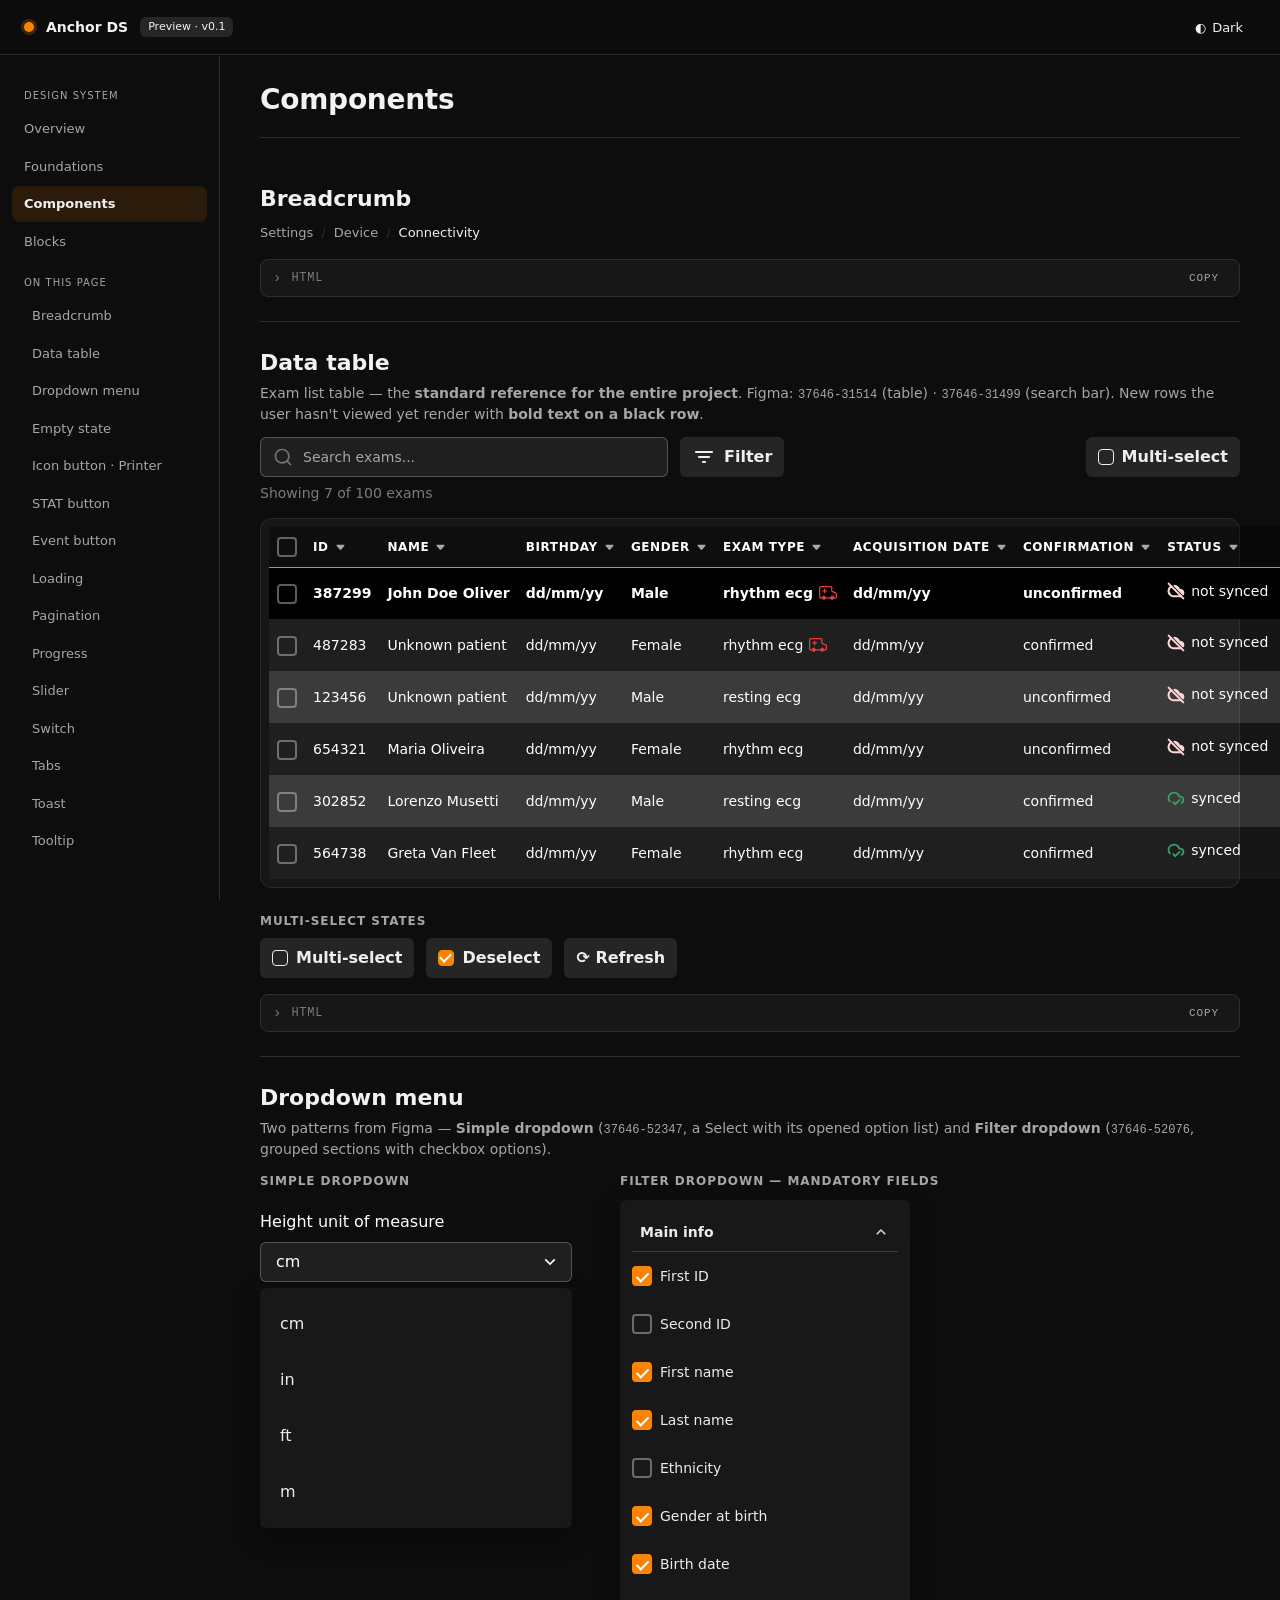
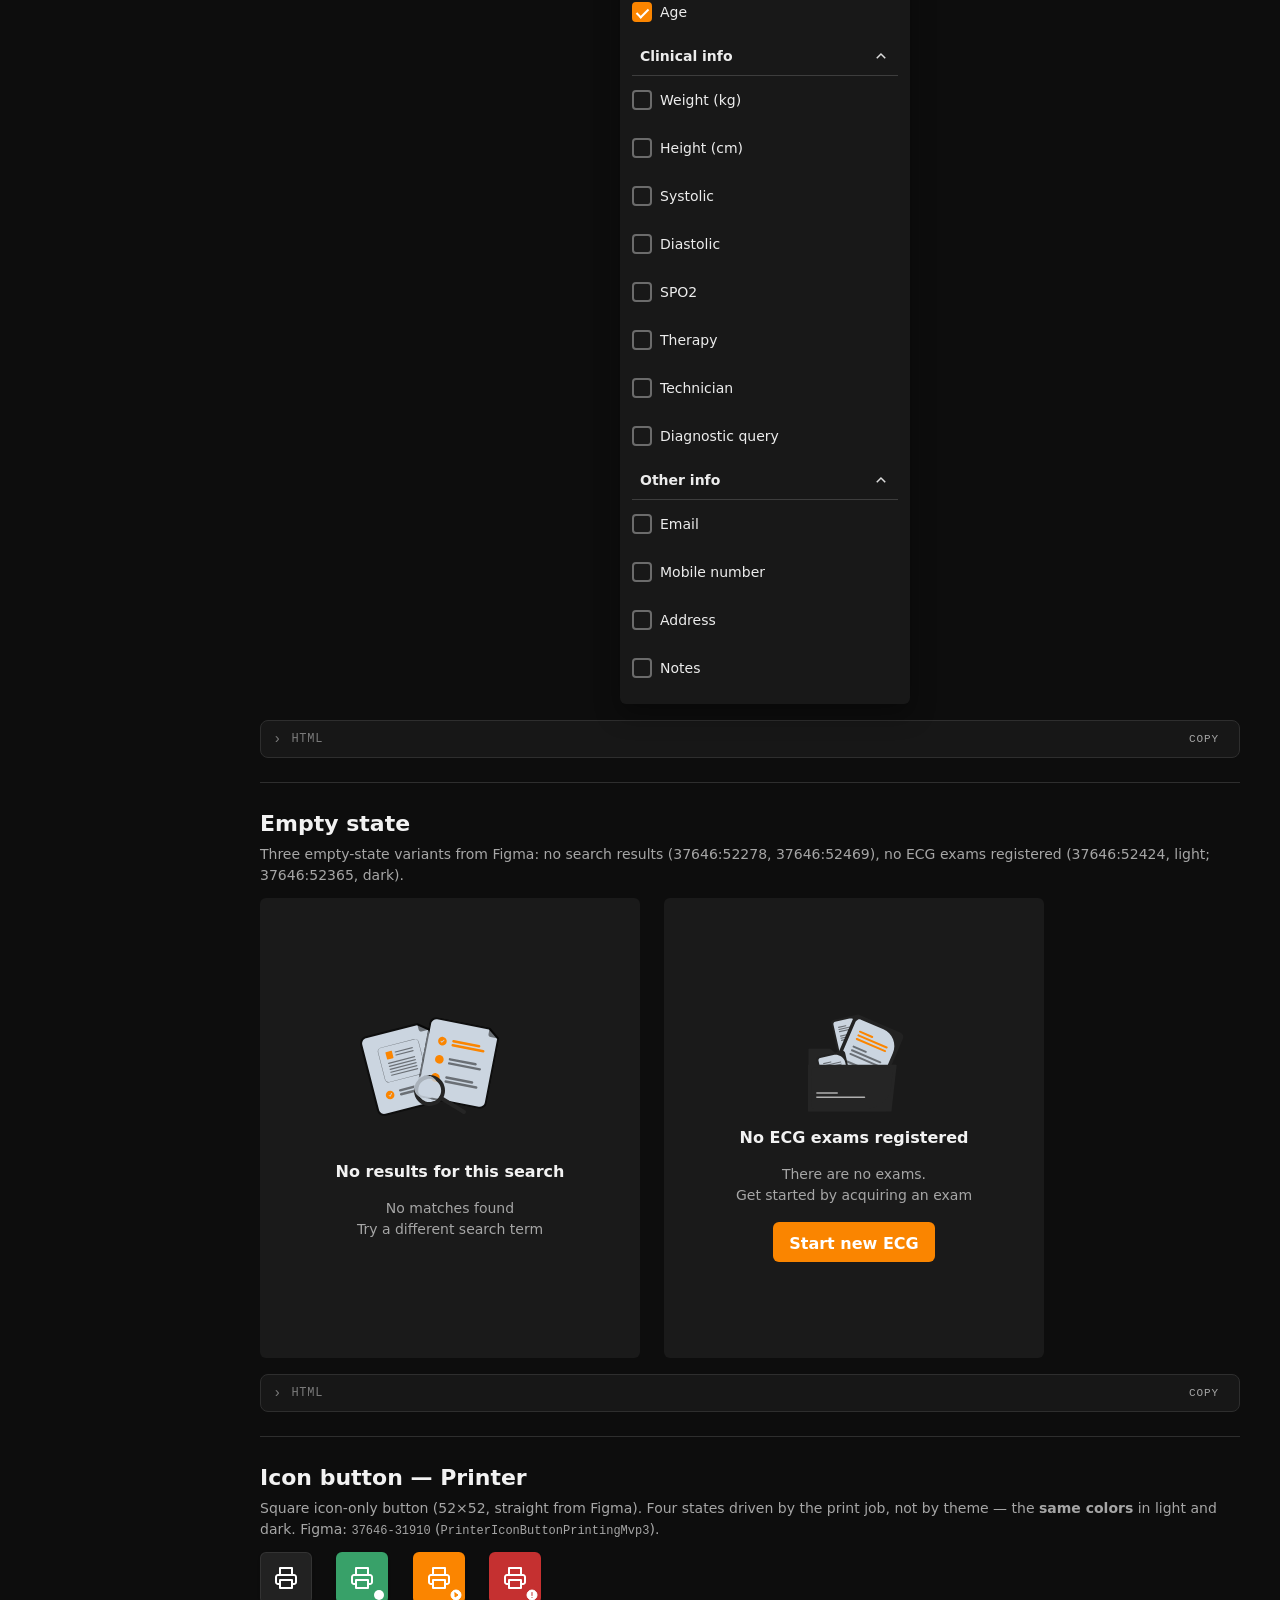
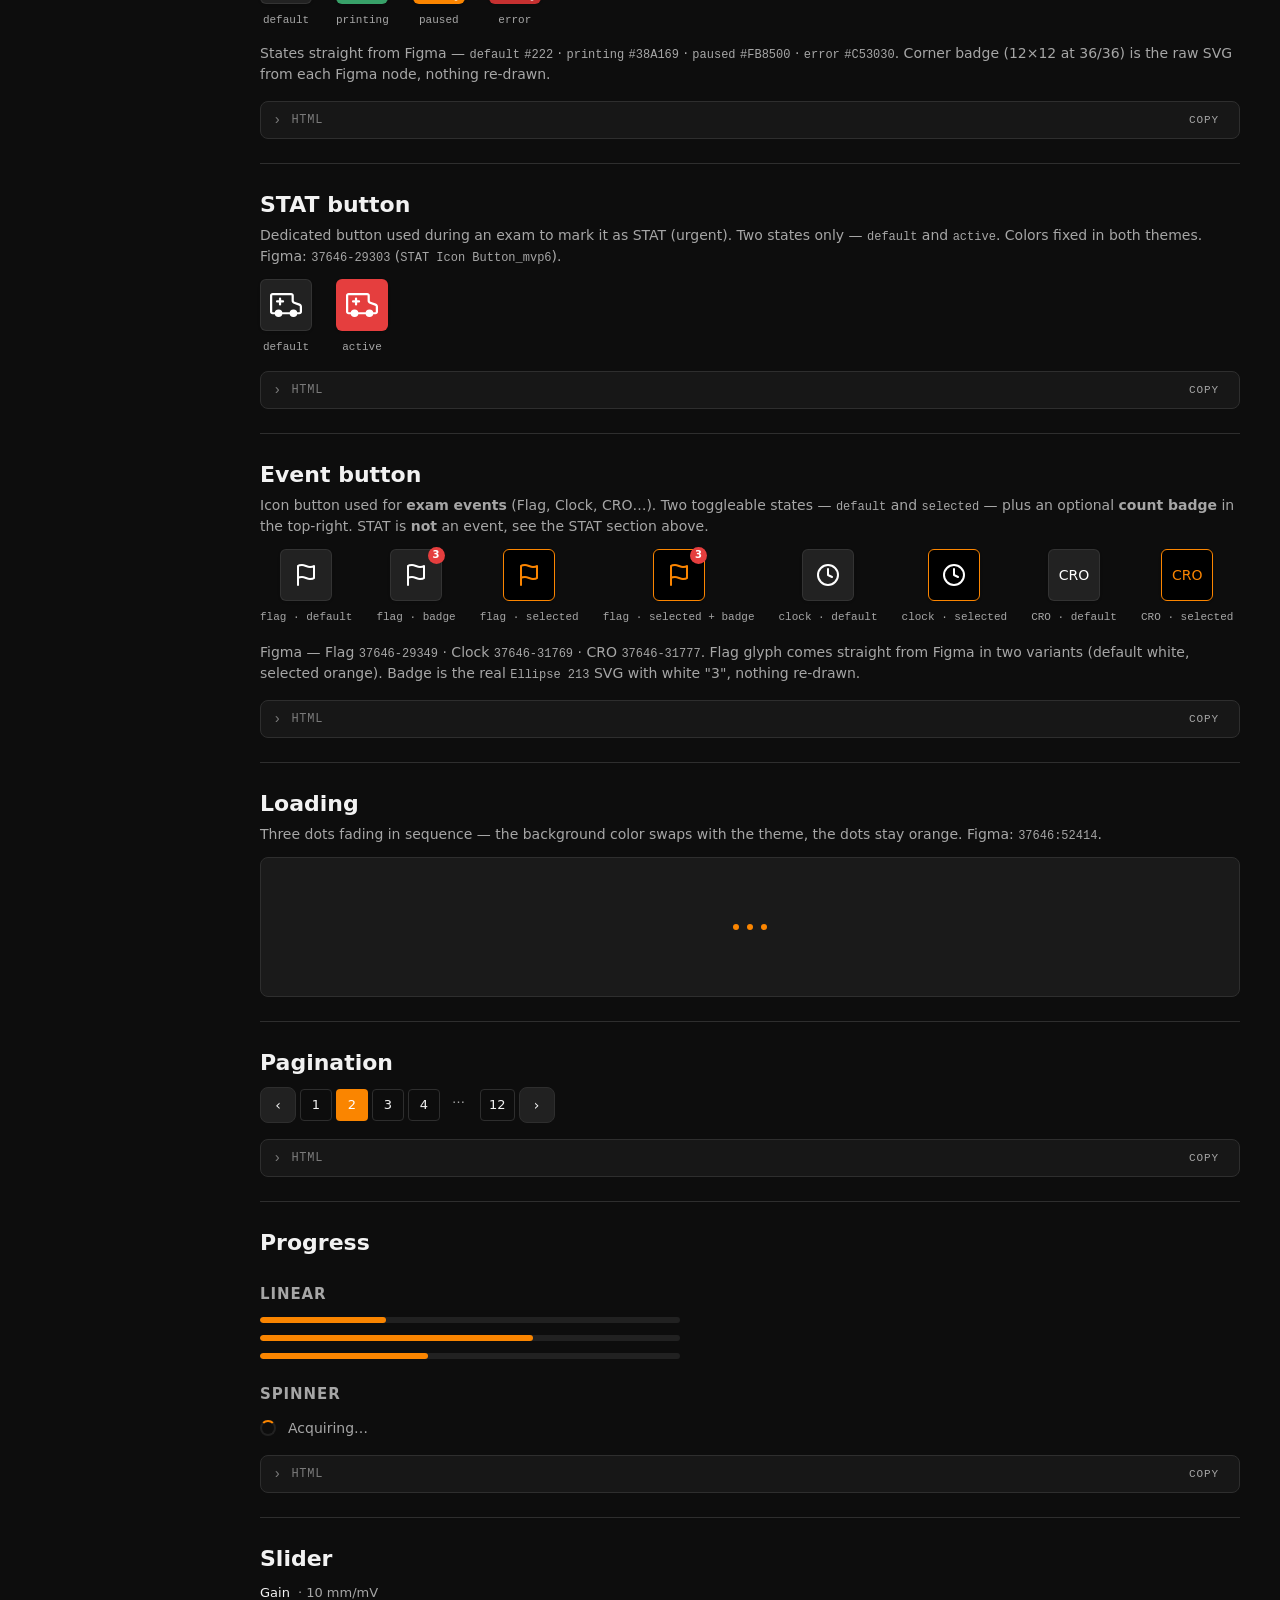
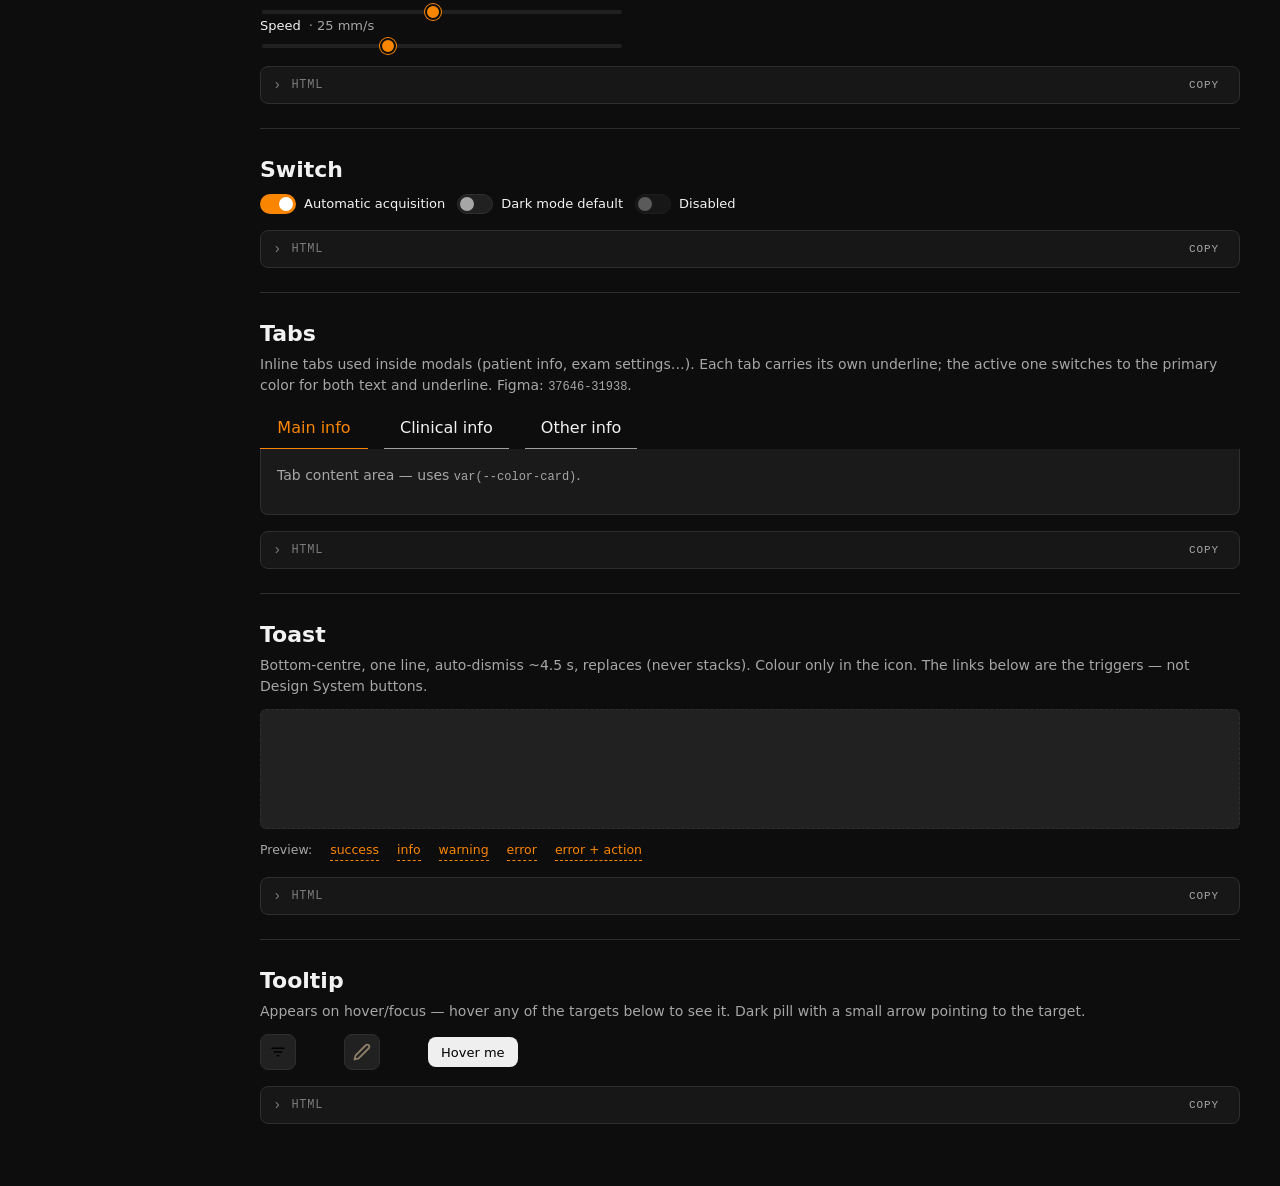
<file: components.html>
<!DOCTYPE html>
<html lang="en" data-theme="dark">
<head>
<meta charset="UTF-8" />
<meta name="viewport" content="width=device-width, initial-scale=1.0" />
<title>Components — Anchor DS</title>
<link rel="stylesheet" href="tokens.css?v=5" />
<link rel="stylesheet" href="styles.css?v=5" />
<link rel="stylesheet" href="shell.css?v=5" />
</head>
<body data-page="components">
<header class="topbar">
  <div class="topbar-left">
    <a href="index.html" class="brand" style="text-decoration:none;color:inherit"><span class="brand-dot"></span><span>Anchor DS</span><span class="badge badge-neutral">Preview · v0.1</span></a>
  </div>
  <div class="topbar-right">
    <button class="btn btn-ghost btn-sm" id="themeToggle" aria-label="Toggle theme"><span class="theme-icon">◐</span> <span id="themeLabel">Dark</span></button>
  </div>
</header>
<nav class="sidenav">
  <div class="nav-sep">Design System</div>
  <a href="index.html" class="nav-item">Overview</a>
  <a href="foundations.html" class="nav-item">Foundations</a>
  <a href="components.html" class="nav-item active">Components</a>
  <a href="blocks.html" class="nav-item">Blocks</a>
  <div class="nav-sep">On this page</div>
  <a href="#breadcrumb" class="nav-item nav-sub">Breadcrumb</a>
  <a href="#table" class="nav-item nav-sub">Data table</a>
  <a href="#dropdown" class="nav-item nav-sub">Dropdown menu</a>
  <a href="#empty" class="nav-item nav-sub">Empty state</a>
  <a href="#iconbutton" class="nav-item nav-sub">Icon button · Printer</a>
  <a href="#stat" class="nav-item nav-sub">STAT button</a>
  <a href="#eventbutton" class="nav-item nav-sub">Event button</a>
  <a href="#loading" class="nav-item nav-sub">Loading</a>
  <a href="#pagination" class="nav-item nav-sub">Pagination</a>
  <a href="#progress" class="nav-item nav-sub">Progress</a>
  <a href="#slider" class="nav-item nav-sub">Slider</a>
  <a href="#switch" class="nav-item nav-sub">Switch</a>
  <a href="#tabs" class="nav-item nav-sub">Tabs</a>
  <a href="#toast" class="nav-item nav-sub">Toast</a>
  <a href="#tooltip" class="nav-item nav-sub">Tooltip</a>
</nav>
<main class="content">
<div class="page-head"><h1>Components</h1></div>

<section id="breadcrumb" class="section">


    <h2>Breadcrumb</h2>
    <nav class="breadcrumb" aria-label="Breadcrumb">
      <a href="#">Settings</a>
      <span class="crumb-sep">/</span>
      <a href="#">Device</a>
      <span class="crumb-sep">/</span>
      <span aria-current="page">Connectivity</span>
    </nav>
</section>

<section id="table" class="section">


    <h2>Data table</h2>
    <p class="sub">Exam list table — the <b>standard reference for the entire project</b>. Figma: <code>37646-31514</code> (table) · <code>37646-31499</code> (search bar). New rows the user hasn't viewed yet render with <b>bold text on a black row</b>.</p>

    <style>
      /* Toolbar */
      .dt-toolbar { display:flex; align-items:flex-start; justify-content:space-between; gap:12px; margin: 12px 0 6px; flex-wrap: wrap; }
      .dt-search-group { display:flex; gap:12px; align-items:flex-start; flex-wrap: wrap; }
      .dt-search-box {
        position: relative; width: 408px; max-width: 100%; height: 40px;
        background: rgba(255,255,255,0.08); border: 1px solid rgba(255,255,255,0.24);
        border-radius: 6px; display:flex; align-items:center; gap: 8px; padding: 0 12px;
      }
      [data-theme="light"] .dt-search-box { background: rgba(0,0,0,0.04); border-color: rgba(0,0,0,0.16); }
      .dt-search-box .dt-ico { width:20px; height:20px; background: currentColor;
        -webkit-mask: url(assets/dt_search.svg) no-repeat center / contain;
                mask: url(assets/dt_search.svg) no-repeat center / contain; opacity:.64; }
      .dt-search-box input {
        flex:1; height: 100%; background: transparent; border: 0; outline: 0;
        color: var(--color-foreground); font: 400 14px/1.5 Inter, system-ui, sans-serif;
      }
      .dt-search-box input::placeholder { color: color-mix(in srgb, var(--color-foreground), transparent 36%); }
      .dt-count { margin: 6px 0 14px; font: 400 14px/1.5 Inter, system-ui, sans-serif;
        color: color-mix(in srgb, var(--color-foreground), transparent 52%); }

      /* Dark pill buttons (Filter / Multi-select / Deselect / Refresh) */
      .dt-pill {
        display:inline-flex; align-items:center; gap:8px; height: 40px; padding: 0 12px;
        background: #252525; color: rgba(255,255,255,0.92);
        border: 0; border-radius: 6px; cursor: pointer;
        font: 600 16px/24px Inter, system-ui, sans-serif;
      }
      [data-theme="light"] .dt-pill { background: #e5e7eb; color: #111; }
      .dt-pill .dt-ico { width: 24px; height: 24px; background: currentColor;
        -webkit-mask-size: contain; mask-size: contain;
        -webkit-mask-position: center; mask-position: center;
        -webkit-mask-repeat: no-repeat; mask-repeat: no-repeat; }
      .dt-pill.has-filter .dt-ico { -webkit-mask-image: url(assets/dt_filter.svg); mask-image: url(assets/dt_filter.svg); }
      .dt-pill .dt-check {
        width:16px; height:16px; border: 1.8px solid currentColor; border-radius: 4px;
        display:inline-block; position: relative;
      }
      .dt-pill.checked .dt-check { background: #FB8500; border-color: #FB8500; }
      .dt-pill.checked .dt-check::after {
        content:""; position:absolute; left:3px; top:0; width:5px; height:9px;
        border-right: 2px solid #fff; border-bottom: 2px solid #fff; transform: rotate(45deg);
      }

      /* Table */
      .dt-table-wrap {
        background: rgba(255,255,255,0.04); border: 1px solid rgba(255,255,255,0.08);
        border-radius: 12px; padding: 8px;
      }
      [data-theme="light"] .dt-table-wrap { background: rgba(0,0,0,0.02); border-color: rgba(0,0,0,0.08); }
      table.dt-table { width: 100%; border-collapse: collapse; font: 400 14px/1.5 Inter, system-ui, sans-serif; }
      .dt-table { table-layout: auto; }
      .dt-table th {
        height: 40px; padding: 0 8px; text-align: left;
        background: rgba(0,0,0,0.36); color: #fff;
        border-bottom: 1px solid rgba(255,255,255,0.36);
        font: 700 12px/40px Inter, system-ui, sans-serif;
        text-transform: uppercase; letter-spacing: 0.6px;
        white-space: nowrap; user-select: none;
      }
      [data-theme="light"] .dt-table th { background: rgba(0,0,0,0.08); color: #111; border-bottom-color: rgba(0,0,0,0.16); }
      .dt-table th.sortable { cursor: pointer; }
      .dt-table th.sortable .dt-sorter {
        display:inline-block; width: 11px; height: 11px; margin-left: 6px; vertical-align: middle;
        background: currentColor; opacity: .64;
        -webkit-mask: url(assets/dt_sort_down.svg) no-repeat center / contain;
                mask: url(assets/dt_sort_down.svg) no-repeat center / contain;
      }
      .dt-table th.sort-asc  .dt-sorter { -webkit-mask-image: url(assets/dt_sort_up.svg);   mask-image: url(assets/dt_sort_up.svg); opacity:1; color: #FB8500; }
      .dt-table th.sort-desc .dt-sorter { -webkit-mask-image: url(assets/dt_sort_down.svg); mask-image: url(assets/dt_sort_down.svg); opacity:1; color: #FB8500; }

      .dt-table td {
        height: 52px; padding: 0 8px;
        color: #fff;
        font: 400 14px/1.5 Inter, system-ui, sans-serif;
        border: 0; white-space: nowrap;
      }
      [data-theme="light"] .dt-table td { color: #1f2937; }
      .dt-table tbody tr:nth-child(even) td { background: rgba(255,255,255,0.04); }
      .dt-table tbody tr:nth-child(odd)  td { background: rgba(255,255,255,0.16); }
      [data-theme="light"] .dt-table tbody tr:nth-child(even) td { background: rgba(0,0,0,0.02); }
      [data-theme="light"] .dt-table tbody tr:nth-child(odd)  td { background: rgba(0,0,0,0.06); }
      .dt-table tr.dt-new td { background: #000 !important; color: #fff; font-weight: 700; }

      /* Checkbox column */
      .dt-table th.col-check, .dt-table td.col-check { width: 62px; text-align: center; }
      .dt-cb { width:20px; height:20px; display:inline-block; vertical-align:middle;
        border: 2px solid rgba(255,255,255,0.36); border-radius: 4px; }
      [data-theme="light"] .dt-cb { border-color: rgba(0,0,0,0.5); }

      /* Exam type — STAT exams show the red ambulance glyph after the text, no box */
      .dt-exam { display:inline-flex; align-items:center; gap: 6px; }
      .dt-exam .dt-stat {
        display:inline-block; width: 18px; height: 18px; background: #E53E3E;
        -webkit-mask: url(assets/stat_glyph.svg) no-repeat center / contain;
                mask: url(assets/stat_glyph.svg) no-repeat center / contain;
      }

      /* Status pills — text white, only the icon carries the status color */
      .dt-status { display:inline-flex; align-items:center; gap: 6px; font-weight: 500; color: #fff; }
      [data-theme="light"] .dt-status { color: #111; }
      .dt-status .dt-s-ico { width:18px; height:18px;
        -webkit-mask-size: contain; mask-size: contain;
        -webkit-mask-position: center; mask-position: center;
        -webkit-mask-repeat: no-repeat; mask-repeat: no-repeat; }
      .dt-status.notsynced  .dt-s-ico { background: #FED7D7; -webkit-mask-image: url(assets/dt_cloud_off.svg);    mask-image: url(assets/dt_cloud_off.svg); }
      .dt-status.inprogress .dt-s-ico { background: #FB8500; -webkit-mask-image: url(assets/dt_upload_cloud.svg); mask-image: url(assets/dt_upload_cloud.svg); }
      .dt-status.synced     .dt-s-ico { background: #38A169; -webkit-mask-image: url(assets/dt_upload_cloud.svg); mask-image: url(assets/dt_upload_cloud.svg); }

      /* Row actions */
      .dt-actions-btn {
        width:28px; height:28px; border:0; background: transparent; cursor: pointer;
        color: inherit; font-size: 20px; line-height: 1; border-radius: 4px;
      }
      .dt-actions-btn:hover { background: rgba(255,255,255,0.08); }
    </style>

    <div class="dt-toolbar">
      <div class="dt-search-group">
        <div class="dt-search-box">
          <span class="dt-ico"></span>
          <input type="search" placeholder="Search exams..." aria-label="Search">
        </div>
        <button class="dt-pill has-filter"><span class="dt-ico"></span>Filter</button>
      </div>
      <button class="dt-pill"><span class="dt-check"></span>Multi-select</button>
    </div>
    <div class="dt-count">Showing 7 of 100 exams</div>

    <div class="dt-table-wrap">
      <table class="dt-table" id="dsTable">
        <thead>
          <tr>
            <th class="col-check"><span class="dt-cb"></span></th>
            <th class="sortable" data-sort="text">ID<span class="dt-sorter"></span></th>
            <th class="sortable" data-sort="text">Name<span class="dt-sorter"></span></th>
            <th class="sortable" data-sort="text">Birthday<span class="dt-sorter"></span></th>
            <th class="sortable" data-sort="text">Gender<span class="dt-sorter"></span></th>
            <th class="sortable" data-sort="text">Exam type<span class="dt-sorter"></span></th>
            <th class="sortable" data-sort="text">Acquisition date<span class="dt-sorter"></span></th>
            <th class="sortable" data-sort="text">Confirmation<span class="dt-sorter"></span></th>
            <th class="sortable" data-sort="text">Status<span class="dt-sorter"></span></th>
            <th>Actions</th>
          </tr>
        </thead>
        <tbody>
          <tr class="dt-new">
            <td class="col-check"><span class="dt-cb"></span></td>
            <td>387299</td><td>John Doe Oliver</td><td>dd/mm/yy</td><td>Male</td>
            <td><span class="dt-exam">rhythm ecg<span class="dt-stat" title="STAT"></span></span></td>
            <td>dd/mm/yy</td><td>unconfirmed</td>
            <td><span class="dt-status notsynced"><span class="dt-s-ico"></span>not synced</span></td>
            <td><button class="dt-actions-btn" aria-label="Actions">⋯</button></td>
          </tr>
          <tr>
            <td class="col-check"><span class="dt-cb"></span></td>
            <td>487283</td><td>Unknown patient</td><td>dd/mm/yy</td><td>Female</td>
            <td><span class="dt-exam">rhythm ecg<span class="dt-stat" title="STAT"></span></span></td>
            <td>dd/mm/yy</td><td>confirmed</td>
            <td><span class="dt-status notsynced"><span class="dt-s-ico"></span>not synced</span></td>
            <td><button class="dt-actions-btn" aria-label="Actions">⋯</button></td>
          </tr>
          <tr>
            <td class="col-check"><span class="dt-cb"></span></td>
            <td>123456</td><td>Unknown patient</td><td>dd/mm/yy</td><td>Male</td>
            <td>resting ecg</td>
            <td>dd/mm/yy</td><td>unconfirmed</td>
            <td><span class="dt-status notsynced"><span class="dt-s-ico"></span>not synced</span></td>
            <td><button class="dt-actions-btn" aria-label="Actions">⋯</button></td>
          </tr>
          <tr>
            <td class="col-check"><span class="dt-cb"></span></td>
            <td>654321</td><td>Maria Oliveira</td><td>dd/mm/yy</td><td>Female</td>
            <td>rhythm ecg</td>
            <td>dd/mm/yy</td><td>unconfirmed</td>
            <td><span class="dt-status notsynced"><span class="dt-s-ico"></span>not synced</span></td>
            <td><button class="dt-actions-btn" aria-label="Actions">⋯</button></td>
          </tr>
          <tr>
            <td class="col-check"><span class="dt-cb"></span></td>
            <td>302852</td><td>Lorenzo Musetti</td><td>dd/mm/yy</td><td>Male</td>
            <td>resting ecg</td>
            <td>dd/mm/yy</td><td>confirmed</td>
            <td><span class="dt-status synced"><span class="dt-s-ico"></span>synced</span></td>
            <td><button class="dt-actions-btn" aria-label="Actions">⋯</button></td>
          </tr>
          <tr>
            <td class="col-check"><span class="dt-cb"></span></td>
            <td>564738</td><td>Greta Van Fleet</td><td>dd/mm/yy</td><td>Female</td>
            <td>rhythm ecg</td>
            <td>dd/mm/yy</td><td>confirmed</td>
            <td><span class="dt-status synced"><span class="dt-s-ico"></span>synced</span></td>
            <td><button class="dt-actions-btn" aria-label="Actions">⋯</button></td>
          </tr>
        </tbody>
      </table>
    </div>

    <h3 style="margin:24px 0 8px;font-size:12px;text-transform:uppercase;letter-spacing:.08em;color:var(--color-muted-foreground);font-weight:600">Multi-select states</h3>
    <div style="display:flex; gap:12px; flex-wrap:wrap">
      <button class="dt-pill"><span class="dt-check"></span>Multi-select</button>
      <button class="dt-pill checked"><span class="dt-check"></span>Deselect</button>
      <button class="dt-pill">⟳ Refresh</button>
    </div>
</section>

<section id="dropdown" class="section">


    <h2>Dropdown menu</h2>
    <p class="sub">Two patterns from Figma — <b>Simple dropdown</b> (<code>37646-52347</code>, a Select with its opened option list) and <b>Filter dropdown</b> (<code>37646-52076</code>, grouped sections with checkbox options).</p>

    <style>
      /* ----- Simple dropdown ----- */
      .dd-simple-wrap { display: inline-flex; flex-direction: column; gap: 2px; width: 312px; margin-top: 10px; }
      .dd-label { font: 500 16px/24px Inter, system-ui, sans-serif; color: #fff; margin-bottom: 6px; }
      [data-theme="light"] .dd-label { color: #111; }
      .dd-select {
        position: relative; height: 40px; border-radius: 6px;
        background: rgba(255,255,255,0.08); border: 1px solid rgba(255,255,255,0.24);
        display:flex; align-items:center; padding: 0 43px 0 15px;
        font: 400 16px/24px Inter, system-ui, sans-serif; color: #fff;
        cursor: pointer;
      }
      [data-theme="light"] .dd-select { background: rgba(0,0,0,0.04); border-color: rgba(0,0,0,0.16); color: #111; }
      .dd-select .dd-chev {
        position: absolute; right: 11px; top: 50%; transform: translateY(-50%);
        width: 20px; height: 20px; background: currentColor;
        -webkit-mask: url(assets/dd_chev_down.svg) no-repeat center / contain;
                mask: url(assets/dd_chev_down.svg) no-repeat center / contain;
      }
      .dd-popup {
        background: #181818; border-radius: 6px; padding: 12px;
        display:flex; flex-direction:column; gap: 8px; width: 100%;
        box-shadow: 0 10px 24px rgba(0,0,0,.35);
      }
      [data-theme="light"] .dd-popup { background: #f5f5f5; }
      .dd-opt {
        height: 48px; padding: 8px; border-radius: 6px;
        display:flex; align-items:center; cursor: pointer;
        font: 400 16px/24px Inter, system-ui, sans-serif; color: rgba(255,255,255,0.92);
      }
      [data-theme="light"] .dd-opt { color: rgba(0,0,0,0.9); }
      .dd-opt:hover { background: rgba(255,255,255,0.06); }
      [data-theme="light"] .dd-opt:hover { background: rgba(0,0,0,0.05); }

      /* ----- Filter dropdown (grouped w/ checkboxes) ----- */
      .dd-filter {
        background: #181818; border-radius: 6px; padding: 12px;
        width: 290px; display:flex; flex-direction:column;
        box-shadow: 0 10px 24px rgba(0,0,0,.35);
      }
      [data-theme="light"] .dd-filter { background: #f5f5f5; }
      .dd-filter-sec {
        height: 40px; padding: 0 8px;
        display:flex; align-items:center; justify-content:space-between;
        border-bottom: 1px solid rgba(255,255,255,0.16);
        font: 700 14px/20px Inter, system-ui, sans-serif; color: rgba(255,255,255,0.92);
        cursor: pointer; user-select: none;
      }
      [data-theme="light"] .dd-filter-sec { color: rgba(0,0,0,0.9); border-bottom-color: rgba(0,0,0,0.12); }
      .dd-filter-sec .dd-chev {
        width: 18px; height: 18px; background: currentColor;
        -webkit-mask: url(assets/dd_chev_sec.svg) no-repeat center / contain;
                mask: url(assets/dd_chev_sec.svg) no-repeat center / contain;
      }
      .dd-filter-row {
        height: 48px; padding: 8px 0;
        display:flex; align-items:center; gap: 8px;
        font: 400 14px/20px Inter, system-ui, sans-serif; color: rgba(255,255,255,0.92);
        cursor: pointer;
      }
      [data-theme="light"] .dd-filter-row { color: rgba(0,0,0,0.9); }
      .dd-cb {
        position: relative; width: 20px; height: 20px; border-radius: 4px;
        border: 2px solid rgba(255,255,255,0.36); background: transparent;
        flex-shrink: 0;
      }
      [data-theme="light"] .dd-cb { border-color: rgba(0,0,0,0.4); }
      .dd-cb.checked { background: #FB8500; border-color: #FB8500; }
      .dd-cb.checked::after {
        content: ""; position: absolute; left: 5px; top: 2px;
        width: 5px; height: 10px;
        border-right: 2px solid #fff; border-bottom: 2px solid #fff;
        transform: rotate(45deg);
      }
    </style>

    <div style="display:flex; gap:48px; flex-wrap:wrap; align-items:flex-start; margin-top: 12px">
      <!-- Simple dropdown -->
      <div>
        <h3 style="margin:0 0 10px;font-size:12px;text-transform:uppercase;letter-spacing:.08em;color:var(--color-muted-foreground);font-weight:600">Simple dropdown</h3>
        <div class="dd-simple-wrap">
          <div class="dd-label">Height unit of measure</div>
          <div class="dd-select">cm<span class="dd-chev"></span></div>
          <div class="dd-popup" style="margin-top: 4px">
            <div class="dd-opt">cm</div>
            <div class="dd-opt">in</div>
            <div class="dd-opt">ft</div>
            <div class="dd-opt">m</div>
          </div>
        </div>
      </div>

      <!-- Filter dropdown -->
      <div>
        <h3 style="margin:0 0 10px;font-size:12px;text-transform:uppercase;letter-spacing:.08em;color:var(--color-muted-foreground);font-weight:600">Filter dropdown — mandatory fields</h3>
        <div class="dd-filter">
          <div class="dd-filter-sec">Main info<span class="dd-chev"></span></div>
          <div class="dd-filter-row"><span class="dd-cb checked"></span>First ID</div>
          <div class="dd-filter-row"><span class="dd-cb"></span>Second ID</div>
          <div class="dd-filter-row"><span class="dd-cb checked"></span>First name</div>
          <div class="dd-filter-row"><span class="dd-cb checked"></span>Last name</div>
          <div class="dd-filter-row"><span class="dd-cb"></span>Ethnicity</div>
          <div class="dd-filter-row"><span class="dd-cb checked"></span>Gender at birth</div>
          <div class="dd-filter-row"><span class="dd-cb checked"></span>Birth date</div>
          <div class="dd-filter-row"><span class="dd-cb checked"></span>Age</div>
          <div class="dd-filter-sec">Clinical info<span class="dd-chev"></span></div>
          <div class="dd-filter-row"><span class="dd-cb"></span>Weight (kg)</div>
          <div class="dd-filter-row"><span class="dd-cb"></span>Height (cm)</div>
          <div class="dd-filter-row"><span class="dd-cb"></span>Systolic</div>
          <div class="dd-filter-row"><span class="dd-cb"></span>Diastolic</div>
          <div class="dd-filter-row"><span class="dd-cb"></span>SPO2</div>
          <div class="dd-filter-row"><span class="dd-cb"></span>Therapy</div>
          <div class="dd-filter-row"><span class="dd-cb"></span>Technician</div>
          <div class="dd-filter-row"><span class="dd-cb"></span>Diagnostic query</div>
          <div class="dd-filter-sec">Other info<span class="dd-chev"></span></div>
          <div class="dd-filter-row"><span class="dd-cb"></span>Email</div>
          <div class="dd-filter-row"><span class="dd-cb"></span>Mobile number</div>
          <div class="dd-filter-row"><span class="dd-cb"></span>Address</div>
          <div class="dd-filter-row"><span class="dd-cb"></span>Notes</div>
        </div>
      </div>
    </div>
</section>

<section id="empty" class="section">


    <h2>Empty state</h2>
    <p class="sub">Three empty-state variants from Figma: no search results (37646:52278, 37646:52469), no ECG exams registered (37646:52424, light; 37646:52365, dark).</p>
    <div class="empty-row">
      <div class="empty-card">
        <div class="empty-art empty-art-search">
          <img class="ea ea-docs-back" data-theme-asset="assets/empty_docs_back" alt="" />
          <img class="ea ea-docs-card" data-theme-asset="assets/empty_docs_card" alt="" />
          <img class="ea ea-p3140"     data-theme-asset="assets/empty_path3140"  alt="" />
          <img class="ea ea-p3141"     data-theme-asset="assets/empty_path3141"  alt="" />
          <img class="ea ea-ellipse"   data-theme-asset="assets/empty_ellipse"   alt="" />
        </div>
        <div class="empty-title">No results for this search</div>
        <div class="empty-text">No matches found<br />Try a different search term</div>
      </div>
      <div class="empty-card empty-card-exams">
        <img class="empty-folder" data-theme-asset="assets/empty_folder" alt="" />
        <div class="empty-title">No ECG exams registered</div>
        <div class="empty-text">There are no exams.<br />Get started by acquiring an exam</div>
        <button class="empty-btn">Start new ECG</button>
      </div>
    </div>
</section>

<section id="iconbutton" class="section">
    <h2>Icon button — Printer</h2>
    <p class="sub">Square icon-only button (52×52, straight from Figma). Four states driven by the print job, not by theme — the <b>same colors</b> in light and dark. Figma: <code>37646-31910</code> (<code>PrinterIconButtonPrintingMvp3</code>).</p>

    <style>
      /* Printer at the real 52×52 Figma size with 6px radius and exact drop-shadow */
      .ib-row { display:flex; gap: 24px; flex-wrap: wrap; align-items:flex-end; margin-top: 8px; }
      .ib-cell { display:flex; flex-direction:column; align-items:center; gap:8px; }
      .ib-cell .ib-label { font-size: 11px; color: var(--color-muted-foreground); font-family: ui-monospace, Menlo, Consolas, monospace; }
      .ib {
        position: relative; width: 52px; height: 52px; border-radius: 6px;
        border: 1px solid transparent; cursor:pointer; overflow: visible;
        box-shadow: 0 1px 3px rgba(0,0,0,.10), 0 1px 2px rgba(0,0,0,.06);
      }
      .ib > .ib-glyph {
        position:absolute; left:50%; top:50%; transform:translate(-50%,-50%);
        width: 24px; height: 24px;
      }
      /* Corner asset — exact Figma position: left:36 top:36 size:12 on a 52px button */
      .ib > .ib-corner {
        position:absolute; left: 36px; top: 36px; width: 12px; height: 12px;
        background-repeat: no-repeat; background-size: contain; background-position: center;
      }
      /* Printing state: slot stays 12×12 but the dot SVG is 10×10 centered (Figma: inset 8.33%) */
      .ib[data-state="printing"] > .ib-corner { background-size: 10px 10px; animation: ibDotPulse 1.2s ease-in-out infinite; }
      @keyframes ibDotPulse { 0%,100% { opacity: 1; transform: scale(1); } 50% { opacity: .35; transform: scale(.75); } }
      /* Printer states — fixed colors from Figma, identical in light + dark */
      .ib[data-state="default"]  { background: #222222; border-color: rgba(255,255,255,0.08); }
      .ib[data-state="printing"] { background: #38A169; }
      .ib[data-state="paused"]   { background: #FB8500; }
      .ib[data-state="error"]    { background: #C53030; }
      .ib[data-state] .ib-glyph  { background: #fff; -webkit-mask: url(assets/printer_glyph.svg) no-repeat center / contain; mask: url(assets/printer_glyph.svg) no-repeat center / contain; }
    </style>

    <div class="ib-row">
      <div class="ib-cell">
        <button class="ib" data-state="default" aria-label="Print — idle"><span class="ib-glyph"></span></button>
        <span class="ib-label">default</span>
      </div>
      <div class="ib-cell">
        <button class="ib" data-state="printing" aria-label="Print — printing">
          <span class="ib-glyph"></span>
          <span class="ib-corner" style="background-image:url(assets/printer_dot_anim.svg)"></span>
        </button>
        <span class="ib-label">printing</span>
      </div>
      <div class="ib-cell">
        <button class="ib" data-state="paused" aria-label="Print — paused">
          <span class="ib-glyph"></span>
          <span class="ib-corner" style="background-image:url(assets/printer_play_circle.svg)"></span>
        </button>
        <span class="ib-label">paused</span>
      </div>
      <div class="ib-cell">
        <button class="ib" data-state="error" aria-label="Print — error">
          <span class="ib-glyph"></span>
          <span class="ib-corner" style="background-image:url(assets/printer_pause_circle.svg)"></span>
        </button>
        <span class="ib-label">error</span>
      </div>
    </div>

    <p class="sub" style="margin-top:14px">States straight from Figma — <code>default</code> <code>#222</code> · <code>printing</code> <code>#38A169</code> · <code>paused</code> <code>#FB8500</code> · <code>error</code> <code>#C53030</code>. Corner badge (12×12 at 36/36) is the raw SVG from each Figma node, nothing re-drawn.</p>
</section>

<section id="stat" class="section">
    <h2>STAT button</h2>
    <p class="sub">Dedicated button used during an exam to mark it as STAT (urgent). Two states only — <code>default</code> and <code>active</code>. Colors fixed in both themes. Figma: <code>37646-29303</code> (<code>STAT Icon Button_mvp6</code>).</p>

    <style>
      .ib[data-stat] .ib-glyph { background: #fff; -webkit-mask: url(assets/stat_glyph.svg) no-repeat center / contain; mask: url(assets/stat_glyph.svg) no-repeat center / contain; width: 32px; height: 32px; }
      .ib[data-stat="default"] { background: #222222; border-color: rgba(255,255,255,0.08); }
      .ib[data-stat="active"]  { background: #E53E3E; }
    </style>

    <div class="ib-row">
      <div class="ib-cell">
        <button class="ib" data-stat="default" aria-label="STAT — off"><span class="ib-glyph"></span></button>
        <span class="ib-label">default</span>
      </div>
      <div class="ib-cell">
        <button class="ib" data-stat="active" aria-label="STAT — active"><span class="ib-glyph"></span></button>
        <span class="ib-label">active</span>
      </div>
    </div>
</section>

<section id="eventbutton" class="section">
    <h2>Event button</h2>
    <p class="sub">Icon button used for <b>exam events</b> (Flag, Clock, CRO…). Two toggleable states — <code>default</code> and <code>selected</code> — plus an optional <b>count badge</b> in the top-right. STAT is <b>not</b> an event, see the STAT section above.</p>

    <style>
      /* Real 52×52 button from Figma 37646-29349 (EventsButtonMvp3) */
      .evb-row { display:flex; gap:24px; flex-wrap:wrap; align-items:flex-end; margin-top: 8px; }
      .evb-cell { display:flex; flex-direction:column; align-items:center; gap:8px; }
      .evb-cell .evb-label { font-size: 11px; color: var(--color-muted-foreground); font-family: ui-monospace, Menlo, Consolas, monospace; }
      .evb {
        position: relative; width: 52px; height: 52px; border-radius: 6px;
        border: 1px solid rgba(255,255,255,0.08); background: #222;
        cursor:pointer; overflow: visible;
        box-shadow: 0 1px 3px rgba(0,0,0,.10), 0 1px 2px rgba(0,0,0,.06);
      }
      .evb > .evb-img {
        position:absolute; left:50%; top:50%; transform:translate(-50%,-50%);
        width: 24px; height: 24px; display:block;
      }
      .evb[data-selected] { background: #000; border-color: #FB8500; }
      /* Real badge: Ellipse 213 SVG at 17×17, top-right overflowing */
      .evb-badge {
        position:absolute; width: 17px; height: 17px;
        right: -3.5px; top: -3.5px;
        background: url(assets/evb_badge.svg) no-repeat center / contain;
        display:flex; align-items:center; justify-content:center;
        font: 600 10px/1 Inter, system-ui, sans-serif; color: #fff;
      }
      .evb .evb-text { font: 500 14px/1 Inter, system-ui, sans-serif; color: #fff; display:flex; align-items:center; justify-content:center; width:100%; height:100%; }
      .evb[data-selected] .evb-text { color: #FB8500; }
    </style>

    <div class="evb-row">
      <div class="evb-cell">
        <button class="evb" aria-label="Flag event"><img class="evb-img" src="assets/evb_flag_default.svg" alt=""></button>
        <span class="evb-label">flag · default</span>
      </div>
      <div class="evb-cell">
        <button class="evb" aria-label="Flag event (3)">
          <img class="evb-img" src="assets/evb_flag_default.svg" alt="">
          <span class="evb-badge">3</span>
        </button>
        <span class="evb-label">flag · badge</span>
      </div>
      <div class="evb-cell">
        <button class="evb" data-selected aria-label="Flag event (selected)"><img class="evb-img" src="assets/evb_flag_selected.svg" alt=""></button>
        <span class="evb-label">flag · selected</span>
      </div>
      <div class="evb-cell">
        <button class="evb" data-selected aria-label="Flag event (selected, 3)">
          <img class="evb-img" src="assets/evb_flag_selected.svg" alt="">
          <span class="evb-badge">3</span>
        </button>
        <span class="evb-label">flag · selected + badge</span>
      </div>
      <div class="evb-cell">
        <button class="evb" aria-label="Clock event"><img class="evb-img" src="assets/ev_clock.svg" alt=""></button>
        <span class="evb-label">clock · default</span>
      </div>
      <div class="evb-cell">
        <button class="evb" data-selected aria-label="Clock event (selected)"><img class="evb-img" src="assets/ev_clock.svg" alt=""></button>
        <span class="evb-label">clock · selected</span>
      </div>
      <div class="evb-cell">
        <button class="evb" aria-label="CRO event"><span class="evb-text">CRO</span></button>
        <span class="evb-label">CRO · default</span>
      </div>
      <div class="evb-cell">
        <button class="evb" data-selected aria-label="CRO event (selected)"><span class="evb-text">CRO</span></button>
        <span class="evb-label">CRO · selected</span>
      </div>
    </div>

    <p class="sub" style="margin-top:16px">Figma — Flag <code>37646-29349</code> · Clock <code>37646-31769</code> · CRO <code>37646-31777</code>. Flag glyph comes straight from Figma in two variants (default white, selected orange). Badge is the real <code>Ellipse 213</code> SVG with white "3", nothing re-drawn.</p>
</section>

<section id="loading" class="section">


  <h2>Loading</h2>
  <p class="sub">Three dots fading in sequence — the background color swaps with the theme, the dots stay orange. Figma: <code>37646:52414</code>.</p>
  <style>
    .dots-fade { display: inline-flex; gap: 8px; align-items: center; }
    .dots-fade .dot {
      width: 6px; height: 6px; border-radius: 50%;
      background: #FB8500;
      animation: dotFade 1.4s ease-in-out infinite;
    }
    .dots-fade .dot:nth-child(2) { animation-delay: .2s; }
    .dots-fade .dot:nth-child(3) { animation-delay: .4s; }
    @keyframes dotFade { 0%, 100% { opacity: 0.15; } 40% { opacity: 1; } }
    @media (prefers-reduced-motion: reduce) {
      .dots-fade .dot { animation: none; opacity: 1; }
    }
    .ld-stage {
      border: 1px solid var(--color-border); border-radius: var(--radius-md);
      background: var(--color-card);
      padding: 40px; display:flex; align-items:center; justify-content:center;
      min-height: 140px; margin-top: 12px;
    }
  </style>
  <div class="ld-stage">
    <div class="dots-fade"><span class="dot"></span><span class="dot"></span><span class="dot"></span></div>
  </div>
</section>

<section id="pagination" class="section">


    <h2>Pagination</h2>
    <div class="pagination">
      <button class="btn btn-icon btn-ghost" aria-label="Previous">‹</button>
      <button class="page">1</button>
      <button class="page active">2</button>
      <button class="page">3</button>
      <button class="page">4</button>
      <span class="page ellipsis">…</span>
      <button class="page">12</button>
      <button class="btn btn-icon btn-ghost" aria-label="Next">›</button>
    </div>
</section>

<section id="progress" class="section">


    <h2>Progress</h2>
    <h3>Linear</h3>
    <div class="stack">
      <div class="progress"><div class="progress-fill" style="width:30%"></div></div>
      <div class="progress"><div class="progress-fill" style="width:65%"></div></div>
      <div class="progress indeterminate"><div class="progress-fill"></div></div>
    </div>
    <h3>Spinner</h3>
    <div class="row">
      <span class="spinner"></span>
      <span class="muted">Acquiring…</span>
    </div>
</section>

<section id="slider" class="section">


    <h2>Slider</h2>
    <div class="field">
      <label>Gain <span class="muted">· 10 mm/mV</span></label>
      <input type="range" min="1" max="20" value="10" />
    </div>
    <div class="field">
      <label>Speed <span class="muted">· 25 mm/s</span></label>
      <input type="range" min="12" max="50" value="25" />
    </div>
</section>

<section id="switch" class="section">


    <h2>Switch</h2>
    <div class="row">
      <label class="switch-row"><span class="switch"><input type="checkbox" checked /><span class="switch-track"><span class="switch-thumb"></span></span></span> Automatic acquisition</label>
      <label class="switch-row"><span class="switch"><input type="checkbox" /><span class="switch-track"><span class="switch-thumb"></span></span></span> Dark mode default</label>
      <label class="switch-row"><span class="switch"><input type="checkbox" disabled /><span class="switch-track"><span class="switch-thumb"></span></span></span> Disabled</label>
    </div>
</section>

<section id="tabs" class="section">


    <h2>Tabs</h2>
    <p class="sub">Inline tabs used inside modals (patient info, exam settings…). Each tab carries its own underline; the active one switches to the primary color for both text and underline. Figma: <code>37646-31938</code>.</p>
    <div class="tabs">
      <button class="tab active">Main info</button>
      <button class="tab">Clinical info</button>
      <button class="tab">Other info</button>
    </div>
    <div class="tab-panel">
      <p class="muted">Tab content area — uses <code>var(--color-card)</code>.</p>
    </div>
</section>

<section id="toast" class="section">


  <h2>Toast</h2>
  <p class="sub">Bottom-centre, one line, auto-dismiss ~4.5 s, replaces (never stacks). Colour only in the icon. The links below are the triggers — not Design System buttons.</p>
  <style>
    .toast-triggers { display:inline-flex; flex-wrap:wrap; gap:18px; margin-top:12px; font-size:12.5px; color: var(--color-muted-foreground); }
    .toast-triggers a { color: var(--color-primary); text-decoration: none; border-bottom: 1px dashed currentColor; padding-bottom: 1px; cursor: pointer; }
    .toast-triggers a:hover { color: var(--color-foreground); }
    .toast-triggers .sep { opacity: .4; }
  </style>
  <div class="toast-demo"><div class="toast-stack" id="toastStack"></div></div>
  <div class="toast-triggers">
    <span>Preview:</span>
    <a onclick="showToast('success','3 exams synced.')">success</a>
    <a onclick="showToast('info','All wires are properly connected.')">info</a>
    <a onclick="showToast('warning','STAT exam pending review.')">warning</a>
    <a onclick="showToast('error','Sync failed. Check the USB connection.')">error</a>
    <a onclick="showToast('error','The continuous printing has stopped.','View printer queue')">error + action</a>
  </div>
</section>

<section id="tooltip" class="section">


    <h2>Tooltip</h2>
    <p class="sub">Appears on hover/focus — hover any of the targets below to see it. Dark pill with a small arrow pointing to the target.</p>
    <style>
      .tt-row { display:flex; gap: 48px; flex-wrap: wrap; align-items:center; margin-top: 12px; }
      .tt-wrap { position: relative; display: inline-flex; }
      .tt-wrap .tooltip {
        position: absolute; left: 50%; bottom: calc(100% + 10px); transform: translateX(-50%);
        white-space: nowrap; opacity: 0; pointer-events: none; transition: opacity .12s ease;
        background: var(--color-foreground); color: var(--color-background);
        padding: 6px 10px; border-radius: var(--radius-sm); font-size: 12px; font-weight: 500;
        box-shadow: var(--shadow-md);
      }
      .tt-wrap .tooltip::after {
        content: ""; position: absolute; left: 50%; top: 100%; transform: translateX(-50%);
        border: 5px solid transparent; border-top-color: var(--color-foreground);
      }
      .tt-wrap:hover .tooltip, .tt-wrap:focus-within .tooltip { opacity: 1; }
    </style>
    <div class="tt-row">
      <span class="tt-wrap"><button class="btn btn-icon btn-ghost" aria-label="Filter"><img src="assets/dt_filter.svg" style="width:18px;height:18px;filter:invert(1)" alt=""></button><span class="tooltip">Filter the list</span></span>
      <span class="tt-wrap"><button class="btn btn-icon btn-ghost" aria-label="Edit"><img src="assets/edit2.svg" style="width:18px;height:18px;filter:invert(1)" alt=""></button><span class="tooltip">Edit</span></span>
      <span class="tt-wrap"><button class="btn btn-sm">Hover me</button><span class="tooltip">Also works on labels</span></span>
    </div>
</section>

</main>
<script>
  (function(){var r=document.documentElement,b=document.getElementById('themeToggle'),l=document.getElementById('themeLabel');
  function swapAssets(t){document.querySelectorAll('[data-theme-asset]').forEach(function(el){var base=el.getAttribute('data-theme-asset');el.src=base+(t==='dark'?'_dark.svg':'.svg');});}
  function a(t){r.setAttribute('data-theme',t);if(l)l.textContent=t==='dark'?'Dark':'Light';swapAssets(t);try{localStorage.setItem('anchor-ds-theme',t)}catch(e){}}
  var s=null;try{s=localStorage.getItem('anchor-ds-theme')}catch(e){}a(s||r.getAttribute('data-theme')||'dark');
  if(b)b.addEventListener('click',function(){a(r.getAttribute('data-theme')==='dark'?'light':'dark')});})();
</script>
<script>
  document.querySelectorAll('.nav-item').forEach(a => {
    a.addEventListener('click', () => {
      document.querySelectorAll('.nav-item').forEach(n => n.classList.remove('active'));
      a.classList.add('active');
    });
  });
  /* Data table: sort on header click, select row on click */
  (() => {
    const table = document.getElementById('dsTable');
    if (!table) return;
    const headers = [...table.querySelectorAll('th[data-sort]')];
    const tbody = table.querySelector('tbody');
    headers.forEach((th, idx) => {
      th.addEventListener('click', () => {
        const next = th.classList.contains('sort-asc') ? 'desc' : 'asc';
        headers.forEach(h => h.classList.remove('sort-asc', 'sort-desc'));
        th.classList.add('sort-' + next);
        const col = [...th.parentElement.children].indexOf(th);
        const rows = [...tbody.rows];
        rows.sort((a, b) => {
          const r = a.cells[col].textContent.trim().localeCompare(b.cells[col].textContent.trim(), undefined, { numeric: true });
          return next === 'asc' ? r : -r;
        });
        rows.forEach(r => tbody.appendChild(r));
      });
    });
    const multi = document.querySelector('.table-multi');
    let multiOn = false;
    if (multi) multi.addEventListener('click', () => {
      multiOn = !multiOn;
      multi.setAttribute('aria-pressed', String(multiOn));
    });
    [...tbody.rows].forEach(row => row.addEventListener('click', e => {
      if (e.target.closest('button')) return;
      if (multiOn) { row.classList.toggle('is-selected'); return; }
      [...tbody.rows].forEach(r => r.classList.remove('is-selected'));
      row.classList.add('is-selected');
    }));
  })();
  /* Segmented control navigation */
  document.querySelectorAll('.segmented').forEach(group => {
    const buttons = group.querySelectorAll('.seg');
    buttons.forEach(btn => {
      btn.addEventListener('click', () => {
        buttons.forEach(b => b.classList.remove('active'));
        btn.classList.add('active');
      });
    });
  });
  /* Single-select groups in Figma frames and settings rail */
  document.querySelectorAll('.fm-tabs, .fm-chips, .vz-row, .settings-rail').forEach(group => {
    const isSelected = group.classList.contains('fm-chips') || group.classList.contains('vz-row');
    const cls = isSelected ? 'is-selected' : 'active';
    const items = [...group.querySelectorAll(group.classList.contains('settings-rail') ? '.settings-item' : ':scope > button')]
      .filter(b => group.classList.contains('settings-rail') || !b.querySelector('img'));
    items.forEach(b => b.addEventListener('click', () => {
      items.forEach(x => x.classList.remove(cls));
      b.classList.add(cls);
    }));
  });
  /* Leads tiles: multi-select toggle */
  document.querySelectorAll('.fm-card > .fm-tile').forEach(b => {
    b.addEventListener('click', () => b.classList.toggle('is-selected'));
  });
  /* Toast: replace, never stack; auto-dismiss ~4.5 s */
  (() => {
    let active = null, timer = null;
    const icons = {
      info: '<svg width="18" height="18" viewBox="0 0 24 24" fill="none" stroke="currentColor" stroke-width="2" stroke-linecap="round"><circle cx="12" cy="12" r="9"/><line x1="12" y1="8" x2="12" y2="8.01"/><line x1="12" y1="11" x2="12" y2="16"/></svg>',
      success: '<svg width="18" height="18" viewBox="0 0 24 24" fill="none" stroke="currentColor" stroke-width="2" stroke-linecap="round" stroke-linejoin="round"><circle cx="12" cy="12" r="9"/><path d="M9 12l2 2 4-4"/></svg>',
      error: '<svg width="18" height="18" viewBox="0 0 24 24" fill="none" stroke="currentColor" stroke-width="2" stroke-linecap="round"><circle cx="12" cy="12" r="9"/><line x1="9" y1="9" x2="15" y2="15"/><line x1="15" y1="9" x2="9" y2="15"/></svg>',
      warning: '<svg width="18" height="18" viewBox="0 0 24 24" fill="none" stroke="currentColor" stroke-width="2" stroke-linecap="round"><circle cx="12" cy="12" r="9"/><line x1="12" y1="8" x2="12" y2="13"/><line x1="12" y1="16" x2="12" y2="16.01"/></svg>'
    };
    const closeSvg = '<svg width="14" height="14" viewBox="0 0 24 24" fill="none" stroke="currentColor" stroke-width="2" stroke-linecap="round"><line x1="6" y1="6" x2="18" y2="18"/><line x1="18" y1="6" x2="6" y2="18"/></svg>';
    window.showToast = function (type, message, action) {
      const stack = document.getElementById('toastStack');
      if (active) { clearTimeout(timer); active.remove(); active = null; }
      const el = document.createElement('div');
      el.className = 'toast ' + type;
      el.innerHTML = '<span class="icon">' + icons[type] + '</span><div class="body"><p class="message"></p>' + (action ? '<a href="#" class="link"></a>' : '') + '</div><span class="close">' + closeSvg + '</span>';
      el.querySelector('.message').textContent = message;
      if (action) el.querySelector('.link').textContent = action;
      stack.appendChild(el);
      active = el;
      requestAnimationFrame(() => el.classList.add('show'));
      const dismiss = () => {
        el.classList.remove('show');
        setTimeout(() => { el.remove(); if (active === el) active = null; }, 600);
      };
      el.querySelector('.close').onclick = dismiss;
      timer = setTimeout(dismiss, 4500);
    };
  })();
  /* Code blocks: accordion + ghost copy (Beat 2 look) */
  (() => {
    const skip = ['icons','colors','typography','spacing','loading'];
    document.querySelectorAll('section.section').forEach(sec => {
      if (skip.includes(sec.id)) return;
      const nodes = [...sec.children].filter(n => n.tagName !== 'H2' && !(n.tagName === 'P' && n.classList.contains('sub')));
      if (!nodes.length) return;
      const html = nodes.map(n => n.outerHTML).join('\n');
      const det = document.createElement('details');
      det.className = 'code-accordion';
      det.innerHTML = '<summary><span class="code-caret">›</span><span class="code-label">HTML</span><button class="btn-ghost-copy" type="button">Copy</button></summary><pre class="code-pre"><code></code></pre>';
      det.querySelector('code').textContent = html;
      const btn = det.querySelector('button');
      btn.addEventListener('click', async (e) => {
        e.preventDefault(); e.stopPropagation();
        try { await navigator.clipboard.writeText(html); }
        catch (_) { const ta = document.createElement('textarea'); ta.value = html; document.body.appendChild(ta); ta.select(); document.execCommand('copy'); ta.remove(); }
        btn.textContent = 'Copied'; btn.classList.add('is-ok');
        setTimeout(() => { btn.textContent = 'Copy'; btn.classList.remove('is-ok'); }, 1500);
      });
      sec.appendChild(det);
    });
  })();
  /* Patient entry tabs */
  document.querySelectorAll('.pe-tab').forEach(t => t.addEventListener('click', () => {
    document.querySelectorAll('.pe-tab').forEach(x => x.classList.remove('is-active'));
    t.classList.add('is-active');
    document.querySelectorAll('.pe-pane').forEach(p => p.classList.toggle('is-on', p.dataset.p === t.dataset.pane));
  }));
  document.querySelectorAll('.pe-seg').forEach(g => g.querySelectorAll('.pe-seg-b').forEach(b => b.addEventListener('click', () => {
    g.querySelectorAll('.pe-seg-b').forEach(x => x.classList.remove('is-on'));
    b.classList.add('is-on');
  })));
  document.querySelectorAll('.pf > div:not(.pf-alt):not(.pf-tab):not(.pf-btn):not(.pf-bar):not(.pf-task):not(.pf-upper):not(.pf-back):not(.pf-title):not(.pf-hr):not(.pf-sync):not(.pf-v1):not(.pf-btn2)').forEach(e => e.classList.add('pf-main'));
  document.querySelectorAll('.pf-tab').forEach(t => t.addEventListener('click', () => {
    document.querySelectorAll('.pf-tab').forEach(x => x.classList.toggle('is-on', x === t));
    const pane = t.dataset.pane;
    document.querySelectorAll('.pf-alt').forEach(x => x.style.display = x.dataset.p === pane ? 'block' : 'none');
    document.querySelectorAll('.pf-main').forEach(x => x.style.display = pane === 'm' ? '' : 'none');
  }));
</script>
</body>
</html>
</file>
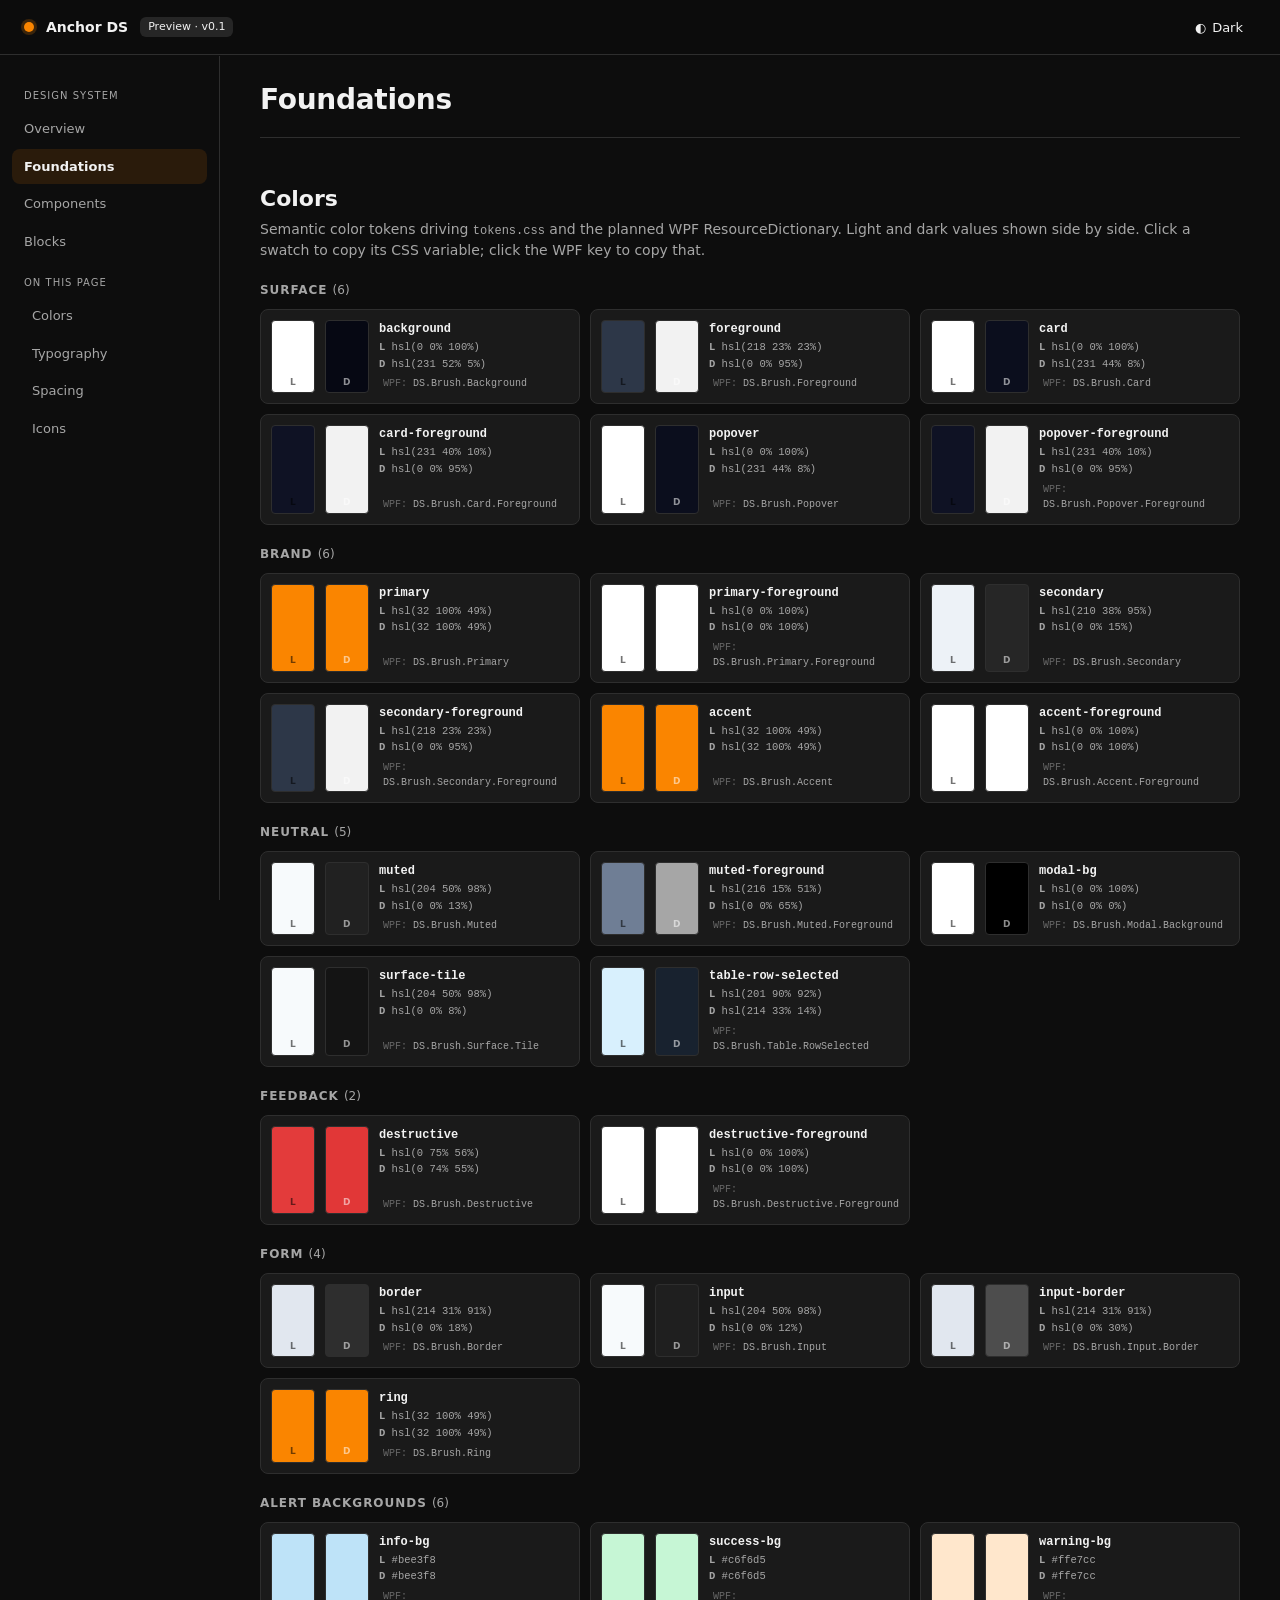
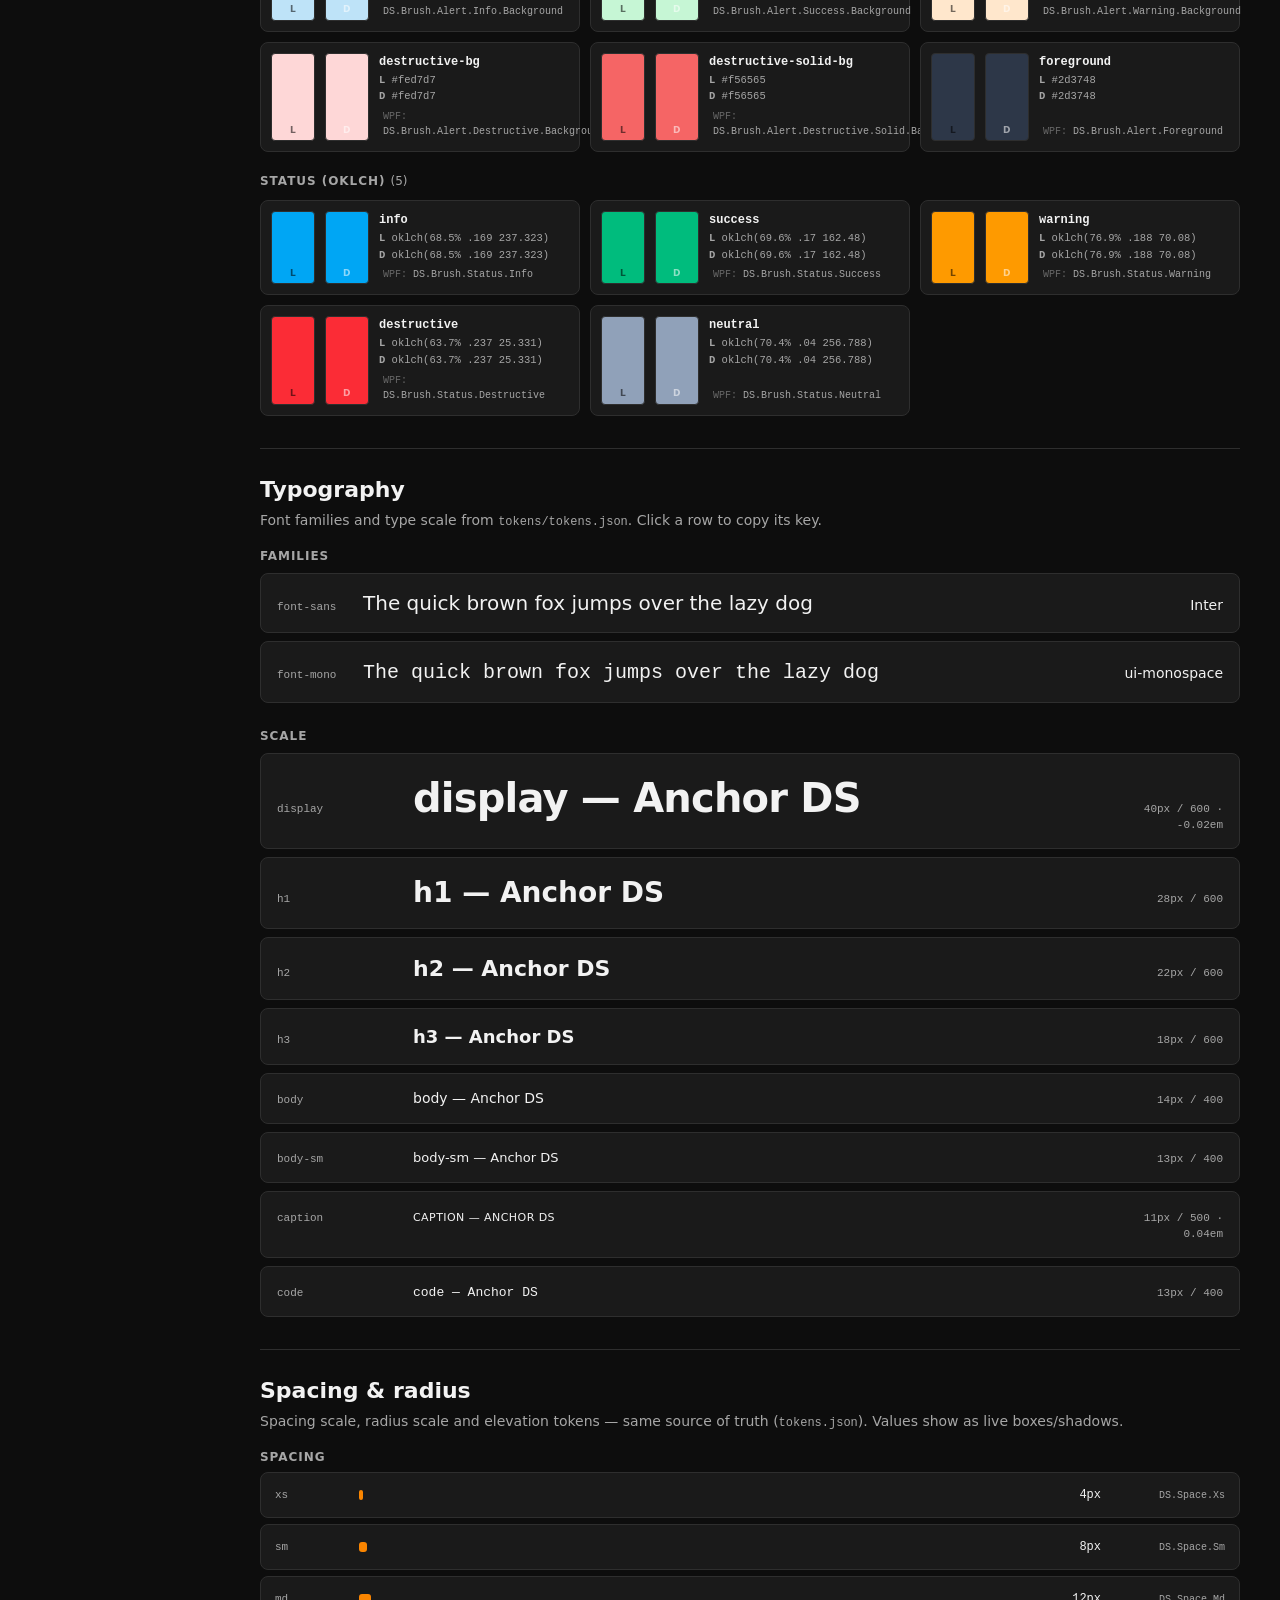
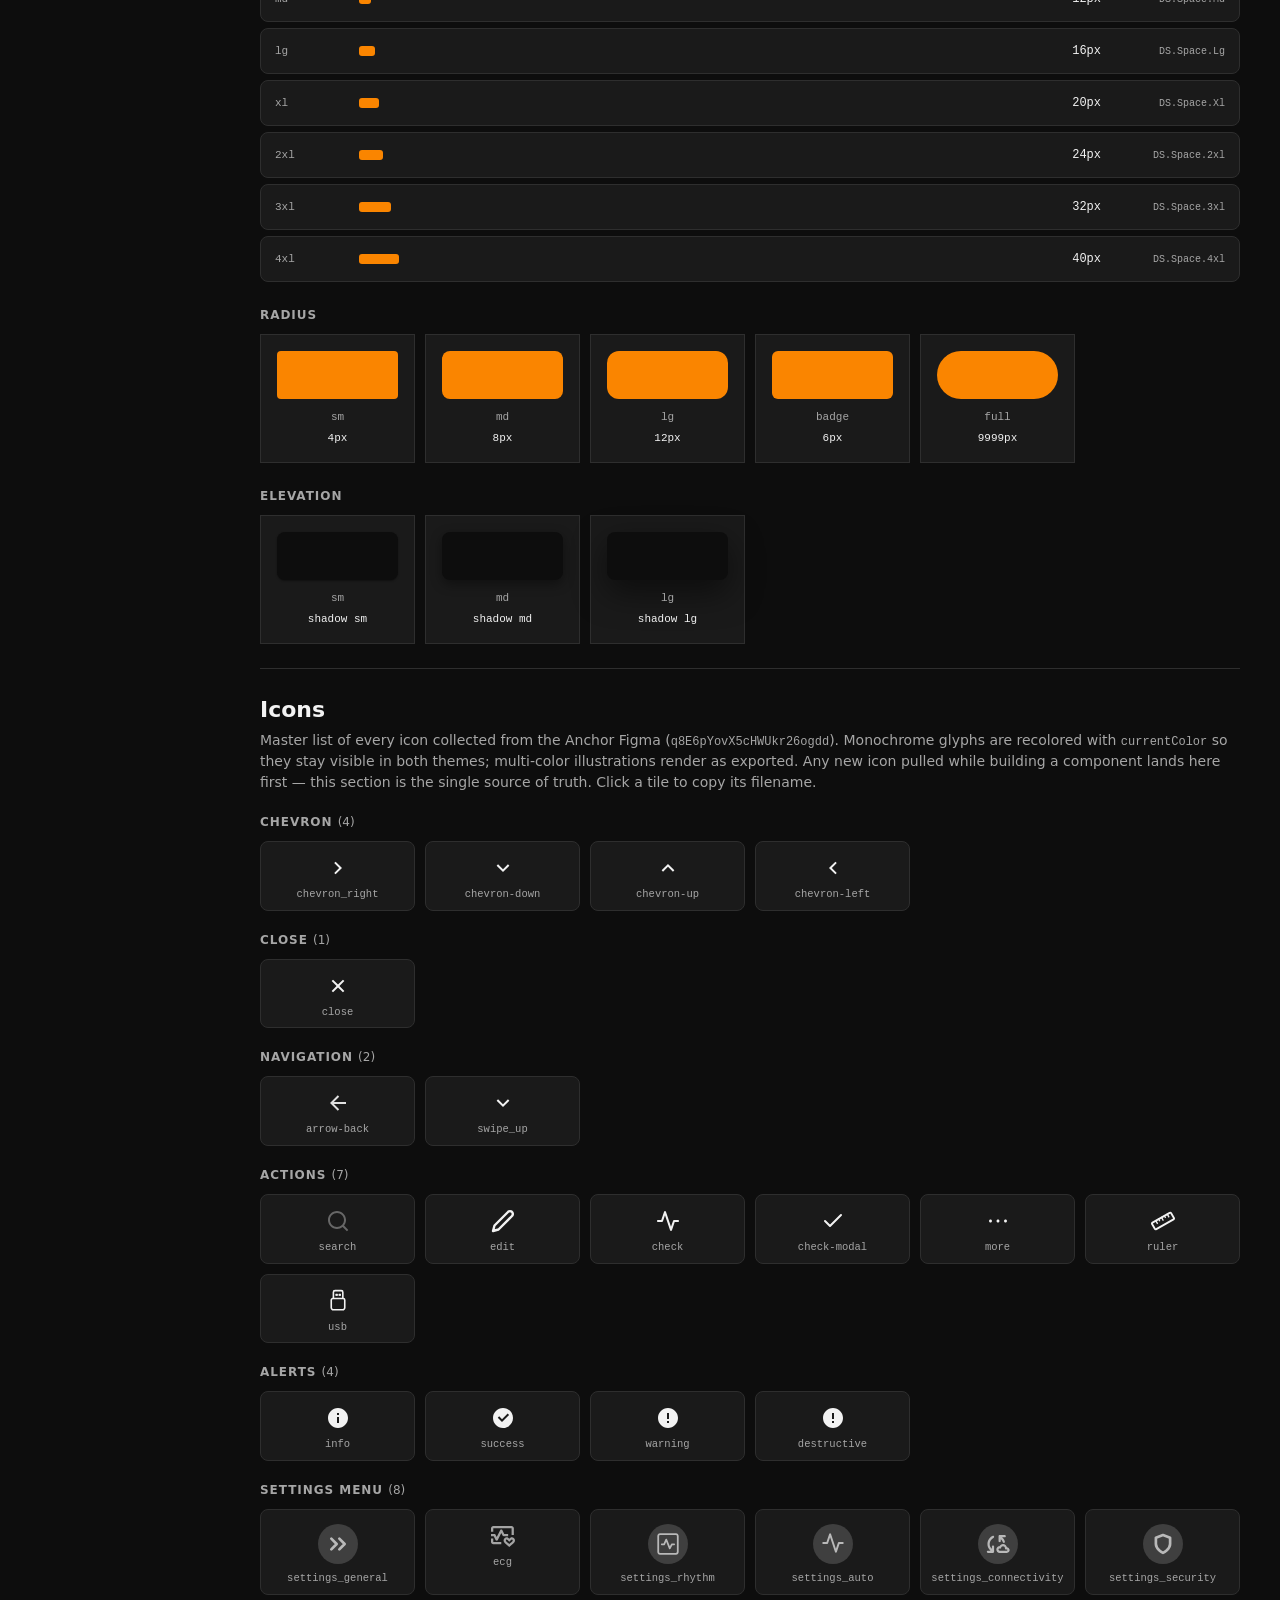
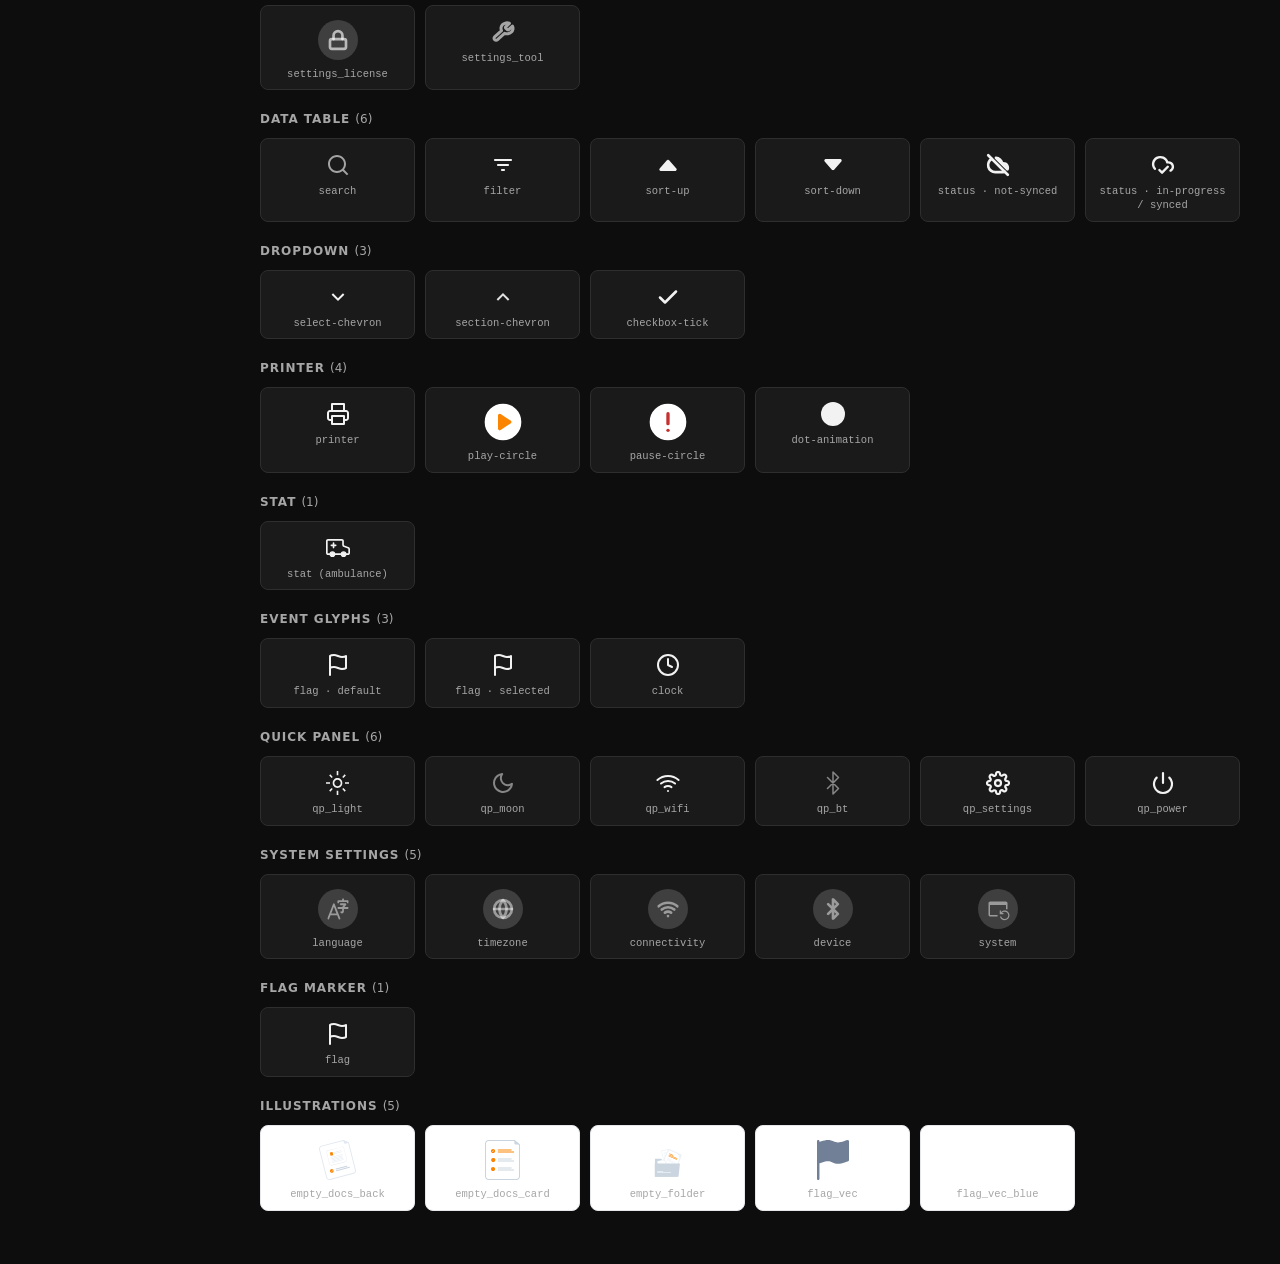
<file: foundations.html>
<!DOCTYPE html>
<html lang="en" data-theme="dark">
<head>
<meta charset="UTF-8" />
<meta name="viewport" content="width=device-width, initial-scale=1.0" />
<title>Foundations — Anchor DS</title>
<link rel="stylesheet" href="tokens.css?v=5" />
<link rel="stylesheet" href="styles.css?v=5" />
<link rel="stylesheet" href="shell.css?v=5" />
</head>
<body data-page="foundations">
<header class="topbar">
  <div class="topbar-left">
    <a href="index.html" class="brand" style="text-decoration:none;color:inherit"><span class="brand-dot"></span><span>Anchor DS</span><span class="badge badge-neutral">Preview · v0.1</span></a>
  </div>
  <div class="topbar-right">
    <button class="btn btn-ghost btn-sm" id="themeToggle" aria-label="Toggle theme"><span class="theme-icon">◐</span> <span id="themeLabel">Dark</span></button>
  </div>
</header>
<nav class="sidenav">
  <div class="nav-sep">Design System</div>
  <a href="index.html" class="nav-item">Overview</a>
  <a href="foundations.html" class="nav-item active">Foundations</a>
  <a href="components.html" class="nav-item">Components</a>
  <a href="blocks.html" class="nav-item">Blocks</a>
  <div class="nav-sep">On this page</div>
  <a href="#colors" class="nav-item nav-sub">Colors</a>
  <a href="#typography" class="nav-item nav-sub">Typography</a>
  <a href="#spacing" class="nav-item nav-sub">Spacing</a>
  <a href="#icons" class="nav-item nav-sub">Icons</a>
</nav>
<main class="content">
<div class="page-head"><h1>Foundations</h1></div>

<section id="colors" class="section">


  <h2>Colors</h2>
  <p class="sub">Semantic color tokens driving <code>tokens.css</code> and the planned WPF ResourceDictionary. Light and dark values shown side by side. Click a swatch to copy its CSS variable; click the WPF key to copy that.</p>
  <style>
    .co-group { margin: 20px 0 8px; }
    .co-group h3 { margin: 0 0 10px; font-size: 12px; text-transform: uppercase; letter-spacing: .08em; color: var(--color-muted-foreground); font-weight: 600; }
    .co-grid { display: grid; grid-template-columns: repeat(auto-fill, minmax(260px, 1fr)); gap: 10px; }
    .co-tile { background: var(--color-card); border: 1px solid var(--color-border); border-radius: var(--radius-md); padding: 10px; display:flex; gap: 10px; align-items:stretch; }
    .co-sw { width: 44px; border-radius: var(--radius-sm); border: 1px solid var(--color-border); cursor: pointer; flex-shrink: 0; position: relative; display:flex; align-items:flex-end; justify-content:center; padding-bottom: 3px; font-size: 9px; color: rgba(0,0,0,.55); font-weight:600; letter-spacing:.05em; }
    .co-sw.co-dark { color: rgba(255,255,255,.55); }
    .co-sw.copied::after { content: "✓"; position:absolute; inset:0; display:flex; align-items:center; justify-content:center; background: rgba(0,0,0,.45); color:#fff; border-radius: var(--radius-sm); font-size: 14px; }
    .co-body { display:flex; flex-direction:column; gap:3px; min-width:0; flex:1; }
    .co-name { font-size: 12px; font-weight: 600; color: var(--color-foreground); font-family: ui-monospace, Menlo, Consolas, monospace; }
    .co-val { font-size: 10.5px; color: var(--color-muted-foreground); font-family: ui-monospace, Menlo, Consolas, monospace; word-break: break-all; line-height:1.3; }
    .co-wpf { font-size: 10px; color: var(--color-muted-foreground); font-family: ui-monospace, Menlo, Consolas, monospace; cursor: pointer; padding: 2px 4px; border-radius: 4px; display: inline-block; margin-top: auto; }
    .co-wpf:hover { background: var(--color-muted); color: var(--color-foreground); }
    .co-wpf.copied { background: color-mix(in srgb, var(--color-primary), transparent 85%); color: var(--color-primary); }
    .co-wpf::before { content: "WPF: "; opacity: .55; }
  </style>
  <div id="coRoot"></div>
  <script>
    (function () {
      fetch('tokens/tokens.json').then(function (r) { return r.json(); }).then(function (data) {
        var CATS = [
          { key: 'surface',  title: 'Surface' },
          { key: 'brand',    title: 'Brand' },
          { key: 'neutral',  title: 'Neutral' },
          { key: 'feedback', title: 'Feedback' },
          { key: 'form',     title: 'Form' },
          { key: 'alert',    title: 'Alert backgrounds' },
          { key: 'status',   title: 'Status (oklch)' },
        ];
        var root = document.getElementById('coRoot');
        function copy(txt, el) {
          navigator.clipboard.writeText(txt).then(function () {
            el.classList.add('copied');
            setTimeout(function () { el.classList.remove('copied'); }, 800);
          });
        }
        CATS.forEach(function (cat) {
          var bucket = data.tokens[cat.key];
          if (!bucket) return;
          var wrap = document.createElement('div');
          wrap.className = 'co-group';
          var count = Object.keys(bucket).length;
          wrap.innerHTML = '<h3>' + cat.title + ' <span style="color:var(--color-muted-foreground);font-weight:400;text-transform:none;letter-spacing:0">(' + count + ')</span></h3><div class="co-grid"></div>';
          var grid = wrap.querySelector('.co-grid');
          Object.keys(bucket).forEach(function (name) {
            var t = bucket[name];
            var cssVar = '--color-' + name;
            var tile = document.createElement('div');
            tile.className = 'co-tile';
            var lightVal, darkVal;
            if (cat.key === 'status') {
              // status tokens have dot/bg/fg instead of light/dark
              lightVal = t.dot; darkVal = t.dot;
            } else {
              lightVal = t.light || t.value; darkVal = t.dark || t.value;
            }
            var wpf = t.wpf || '';
            tile.innerHTML =
              '<div class="co-sw"       title="Light · click to copy ' + cssVar + '" style="background:' + lightVal + '">L</div>' +
              '<div class="co-sw co-dark" title="Dark · click to copy ' + cssVar + '"  style="background:' + darkVal  + '">D</div>' +
              '<div class="co-body">' +
                '<div class="co-name">' + name + '</div>' +
                '<div class="co-val"><b>L</b> ' + lightVal + '</div>' +
                '<div class="co-val"><b>D</b> ' + darkVal + '</div>' +
                (wpf ? '<span class="co-wpf" title="Click to copy">' + wpf + '</span>' : '') +
              '</div>';
            var sws = tile.querySelectorAll('.co-sw');
            sws.forEach(function (sw) { sw.addEventListener('click', function () { copy(cssVar, sw); }); });
            var wpfEl = tile.querySelector('.co-wpf');
            if (wpfEl) wpfEl.addEventListener('click', function () { copy(wpf, wpfEl); });
            grid.appendChild(tile);
          });
          root.appendChild(wrap);
        });
      }).catch(function (e) {
        document.getElementById('coRoot').innerHTML = '<p class="sub" style="color:#d97706">Could not load tokens/tokens.json: ' + e.message + '</p>';
      });
    })();
  </script>
</section>

<section id="typography" class="section">


  <h2>Typography</h2>
  <p class="sub">Font families and type scale from <code>tokens/tokens.json</code>. Click a row to copy its key.</p>
  <style>
    .ty-family { background: var(--color-card); border: 1px solid var(--color-border); border-radius: var(--radius-md); padding: 14px 16px; margin: 8px 0; display:flex; gap: 16px; align-items:baseline; cursor:pointer; }
    .ty-family:hover { border-color: var(--color-primary); }
    .ty-family .ty-k { font-size: 11px; color: var(--color-muted-foreground); font-family: ui-monospace, Menlo, Consolas, monospace; min-width: 70px; }
    .ty-family .ty-v { font-size: 20px; flex:1; }
    .ty-family.copied { border-color: var(--color-primary); }
    .ty-row { background: var(--color-card); border: 1px solid var(--color-border); border-radius: var(--radius-md); padding: 14px 16px; margin: 8px 0; display:grid; grid-template-columns: 120px 1fr 90px; gap:16px; align-items:baseline; cursor:pointer; }
    .ty-row:hover { border-color: var(--color-primary); }
    .ty-row .ty-k { font-size: 11px; color: var(--color-muted-foreground); font-family: ui-monospace, Menlo, Consolas, monospace; }
    .ty-row .ty-sample { color: var(--color-foreground); }
    .ty-row .ty-meta { font-size: 11px; color: var(--color-muted-foreground); font-family: ui-monospace, Menlo, Consolas, monospace; text-align:right; }
    .ty-row.copied { border-color: var(--color-primary); }
  </style>
  <div id="tyRoot"></div>
  <script>
    (function () {
      fetch('tokens/tokens.json').then(function (r) { return r.json(); }).then(function (data) {
        var ty = data.tokens.typography;
        var root = document.getElementById('tyRoot');
        function row(k, sample, meta, copyTxt, cls) {
          var el = document.createElement('div');
          el.className = cls;
          el.innerHTML = '<div class="ty-k">' + k + '</div><div class="' + (cls === 'ty-family' ? 'ty-v' : 'ty-sample') + '">' + sample + '</div>' + (meta ? '<div class="ty-meta">' + meta + '</div>' : '');
          el.addEventListener('click', function () {
            navigator.clipboard.writeText(copyTxt).then(function () { el.classList.add('copied'); setTimeout(function(){el.classList.remove('copied');},800); });
          });
          return el;
        }
        // Families
        var fh = document.createElement('h3'); fh.style.cssText='margin:16px 0 4px;font-size:12px;text-transform:uppercase;letter-spacing:.08em;color:var(--color-muted-foreground);font-weight:600'; fh.textContent='Families'; root.appendChild(fh);
        ['font-sans','font-mono'].forEach(function (k) {
          var v = ty[k].value;
          root.appendChild(row(k, '<span style="font-family:' + v + '">The quick brown fox jumps over the lazy dog</span>', v.split(',')[0], 'var(--' + k + ')', 'ty-family'));
        });
        // Scale
        var sh = document.createElement('h3'); sh.style.cssText='margin:24px 0 4px;font-size:12px;text-transform:uppercase;letter-spacing:.08em;color:var(--color-muted-foreground);font-weight:600'; sh.textContent='Scale'; root.appendChild(sh);
        var scale = ty.scale;
        Object.keys(scale).forEach(function (k) {
          var s = scale[k];
          var style = 'font-size:' + s.size + ';font-weight:' + (s.weight || 400) + ';' + (s.tracking ? 'letter-spacing:' + s.tracking + ';' : '') + (s.case ? 'text-transform:' + s.case + ';' : '') + (s.family === 'mono' ? 'font-family:' + ty['font-mono'].value : '');
          var sample = '<span style="' + style + '">' + k + ' — Anchor DS</span>';
          var meta = s.size + ' / ' + (s.weight || 400) + (s.tracking ? ' · ' + s.tracking : '');
          root.appendChild(row(k, sample, meta, k, 'ty-row'));
        });
      });
    })();
  </script>
</section>

<section id="spacing" class="section">


  <h2>Spacing &amp; radius</h2>
  <p class="sub">Spacing scale, radius scale and elevation tokens — same source of truth (<code>tokens.json</code>). Values show as live boxes/shadows.</p>
  <style>
    .sp-row { display:grid; grid-template-columns: 70px 1fr 80px 110px; gap: 14px; align-items:center; padding: 10px 14px; background: var(--color-card); border: 1px solid var(--color-border); border-radius: var(--radius-md); margin: 6px 0; cursor:pointer; }
    .sp-row:hover { border-color: var(--color-primary); }
    .sp-row.copied { border-color: var(--color-primary); }
    .sp-row .sp-k   { font-size: 11px; font-family: ui-monospace, Menlo, Consolas, monospace; color: var(--color-muted-foreground); }
    .sp-row .sp-vis { height: 24px; display:flex; align-items:center; }
    .sp-row .sp-bar { background: var(--color-primary); height: 10px; border-radius: 3px; }
    .sp-row .sp-val { font-family: ui-monospace, Menlo, Consolas, monospace; font-size: 12px; color: var(--color-foreground); text-align:right; }
    .sp-row .sp-wpf { font-family: ui-monospace, Menlo, Consolas, monospace; font-size: 10px; color: var(--color-muted-foreground); text-align:right; }
    .ra-grid, .el-grid { display: grid; grid-template-columns: repeat(auto-fill, minmax(150px, 1fr)); gap: 10px; }
    .ra-tile, .el-tile { background: var(--color-card); border: 1px solid var(--color-border); padding: 16px; text-align:center; cursor:pointer; }
    .ra-tile:hover, .el-tile:hover { border-color: var(--color-primary); }
    .ra-tile .ra-shape { background: var(--color-primary); height: 48px; margin-bottom: 10px; }
    .el-tile .el-shape { background: var(--color-background); height: 48px; margin-bottom: 10px; border-radius: var(--radius-md); }
    .ra-tile .sp-k, .el-tile .sp-k { font-size: 11px; font-family: ui-monospace, Menlo, Consolas, monospace; color: var(--color-muted-foreground); }
    .ra-tile .sp-val, .el-tile .sp-val { font-size: 11px; font-family: ui-monospace, Menlo, Consolas, monospace; color: var(--color-foreground); margin-top: 4px; }
  </style>
  <h3 style="margin:16px 0 4px;font-size:12px;text-transform:uppercase;letter-spacing:.08em;color:var(--color-muted-foreground);font-weight:600">Spacing</h3>
  <div id="spRoot"></div>
  <h3 style="margin:24px 0 10px;font-size:12px;text-transform:uppercase;letter-spacing:.08em;color:var(--color-muted-foreground);font-weight:600">Radius</h3>
  <div id="raRoot" class="ra-grid"></div>
  <h3 style="margin:24px 0 10px;font-size:12px;text-transform:uppercase;letter-spacing:.08em;color:var(--color-muted-foreground);font-weight:600">Elevation</h3>
  <div id="elRoot" class="el-grid"></div>
  <script>
    (function () {
      fetch('tokens/tokens.json').then(function (r) { return r.json(); }).then(function (data) {
        var sp = data.tokens.spacing, ra = data.tokens.radius, el = data.tokens.elevation;
        function copy(el, txt) { navigator.clipboard.writeText(txt).then(function () { el.classList.add('copied'); setTimeout(function(){el.classList.remove('copied');},800); }); }
        var spRoot = document.getElementById('spRoot');
        Object.keys(sp).forEach(function (k) {
          var t = sp[k];
          var row = document.createElement('div');
          row.className = 'sp-row';
          row.innerHTML = '<div class="sp-k">' + k + '</div><div class="sp-vis"><div class="sp-bar" style="width:' + t.value + '"></div></div><div class="sp-val">' + t.value + '</div><div class="sp-wpf">' + (t.wpf || '') + '</div>';
          row.addEventListener('click', function () { copy(row, 'var(--sp-' + k + ')'); });
          spRoot.appendChild(row);
        });
        var raRoot = document.getElementById('raRoot');
        Object.keys(ra).forEach(function (k) {
          var t = ra[k];
          var tile = document.createElement('div');
          tile.className = 'ra-tile';
          tile.innerHTML = '<div class="ra-shape" style="border-radius:' + t.value + '"></div><div class="sp-k">' + k + '</div><div class="sp-val">' + t.value + '</div>';
          tile.addEventListener('click', function () { copy(tile, 'var(--radius-' + k + ')'); });
          raRoot.appendChild(tile);
        });
        var elRoot = document.getElementById('elRoot');
        Object.keys(el).forEach(function (k) {
          var t = el[k];
          var tile = document.createElement('div');
          tile.className = 'el-tile';
          var theme = document.documentElement.getAttribute('data-theme') || 'dark';
          tile.innerHTML = '<div class="el-shape" style="box-shadow:' + (t[theme] || t.light) + '"></div><div class="sp-k">' + k + '</div><div class="sp-val">shadow ' + k + '</div>';
          tile.addEventListener('click', function () { copy(tile, 'var(--shadow-' + k + ')'); });
          elRoot.appendChild(tile);
        });
      });
    })();
  </script>
</section>

<section id="icons" class="section">


  <h2>Icons</h2>
  <p class="sub">Master list of every icon collected from the Anchor Figma (<code>q8E6pYovX5cHWUkr26ogdd</code>). Monochrome glyphs are recolored with <code>currentColor</code> so they stay visible in both themes; multi-color illustrations render as exported. Any new icon pulled while building a component lands here first — this section is the single source of truth. Click a tile to copy its filename.</p>
  <style>
    .ic-group { margin: 20px 0 8px; }
    .ic-group h3 { margin: 0 0 10px; font-size: 12px; text-transform: uppercase; letter-spacing: .08em; color: var(--color-muted-foreground); font-weight: 600; }
    .ic-grid { display: grid; grid-template-columns: repeat(auto-fill, minmax(132px, 1fr)); gap: 10px; }
    .ic-tile {
      background: var(--color-card); border: 1px solid var(--color-border);
      border-radius: var(--radius-md); padding: 14px 8px 8px; text-align:center;
      display:flex; flex-direction:column; align-items:center; gap:8px;
      cursor: pointer; transition: border-color .15s, background .15s, transform .08s;
    }
    .ic-tile:hover { border-color: var(--color-primary); }
    .ic-tile:active { transform: scale(.97); }
    .ic-tile.copied { border-color: var(--color-primary); background: color-mix(in srgb, var(--color-primary), transparent 92%); }
    .ic-tile .ic-name { font-size: 10.5px; color: var(--color-muted-foreground); word-break: break-all; line-height: 1.3; font-family: ui-monospace, Menlo, Consolas, monospace; }
    .ic-tile.copied .ic-name { color: var(--color-primary); }
    /* Monochrome glyph: paint SVG with currentColor via mask so it adapts to theme */
    .ic-glyph { width: 24px; height: 24px; background: var(--color-foreground); -webkit-mask: var(--ic-src) no-repeat center / contain; mask: var(--ic-src) no-repeat center / contain; }
    /* Multi-color illustration: render as-is, scaled down */
    .ic-img { width: 40px; height: 40px; object-fit: contain; }
    /* Illustrations often need a neutral surface to read in both themes */
    .ic-tile.ic-illus { background: #fff; border-color: #e5e7eb; }
    [data-theme="light"] .ic-tile.ic-illus { background: #f8fafc; border-color: var(--color-border); }
  </style>
  <div id="icRoot"></div>
  <style>
    .ic-tile .ic-aliases { font-size: 9.5px; color: var(--color-muted-foreground); opacity:.75; line-height:1.3; margin-top:2px; }
    .ic-tile .ic-aliases b { color: var(--color-foreground); font-weight:600; opacity:.85; }
    .ic-rot-90  .ic-glyph { transform: rotate(90deg); }
    .ic-rot-180 .ic-glyph { transform: rotate(180deg); }
    .ic-rot-270 .ic-glyph { transform: rotate(270deg); }
  </style>
  <script>
    (function () {
      // One tile per UNIQUE glyph (confirmed by md5 of SVG files).
      // `alias` = other filenames exported from Figma that resolve to the same shape;
      // kept for reference so the WPF port can collapse them to a single resource key.
      // `rot` lets us derive directional variants from a single canonical file.
      var GROUPS = [
        { title: 'Chevron', kind: 'glyph', icons: [
          { name: 'chevron_right.svg', alias: ['multi_chev.svg','modal_chevron.svg','ex_chev_right.svg'] },
          { name: 'chevron_right.svg', label: 'chevron-down',  rot: 90 },
          { name: 'chevron_right.svg', label: 'chevron-up',    rot: 270, alias: ['ex_chev_up.svg','ex_chev_down.svg'] },
          { name: 'chevron_right.svg', label: 'chevron-left',  rot: 180 },
        ]},
        { title: 'Close', kind: 'glyph', icons: [
          { name: 'sys_close.svg', label: 'close', alias: ['close.svg','close-white.svg','elec_close.svg','events_close.svg','multi_close.svg','sched_close.svg','modal_close.svg','modal_close_leads.svg','modal_close_vis.svg','ex_clear.svg'], note: '24×24. Use at any size.' },
        ]},
        { title: 'Navigation', kind: 'glyph', icons: [
          { name: 'set_back.svg', label: 'arrow-back' },
          { name: 'swipe_up.svg' },
        ]},
        { title: 'Actions', kind: 'glyph', icons: [
          { name: 'ex_search.svg', label: 'search' },
          { name: 'edit2.svg',     label: 'edit' },
          { name: 'check_confirm.svg', label: 'check' },
          { name: 'modal_check.svg',   label: 'check-modal' },
          { name: 'modal_more.svg',    label: 'more' },
          { name: 'ruler.svg' },
          { name: 'usb.svg' },
        ]},
        { title: 'Alerts', kind: 'glyph', icons: [
          { name: 'alert-info.svg',            label: 'info' },
          { name: 'alert-success.svg',         label: 'success' },
          { name: 'alert-warning.svg',         label: 'warning' },
          { name: 'alert-destructive.svg',     label: 'destructive' },
        ]},
        { title: 'Settings menu', kind: 'glyph', icons: [
          { name: 'settings_general.svg',      mono: false, note: 'Outer circle + inner glyph — multi-color.' },
          { name: 'settings_ecg_wave.svg',     label: 'ecg' },
          { name: 'settings_rhythm.svg',       mono: false },
          { name: 'settings_auto.svg',         mono: false },
          { name: 'settings_connectivity.svg', mono: false },
          { name: 'settings_security.svg',     mono: false },
          { name: 'settings_license.svg',      mono: false },
          { name: 'settings_tool.svg' },
        ]},
        { title: 'Data table', kind: 'glyph', icons: [
          { name: 'dt_search.svg',       label: 'search' },
          { name: 'dt_filter.svg',       label: 'filter' },
          { name: 'dt_sort_up.svg',      label: 'sort-up' },
          { name: 'dt_sort_down.svg',    label: 'sort-down' },
          { name: 'dt_cloud_off.svg',    label: 'status · not-synced' },
          { name: 'dt_upload_cloud.svg', label: 'status · in-progress / synced' },
        ]},
        { title: 'Dropdown', kind: 'glyph', icons: [
          { name: 'dd_chev_down.svg', label: 'select-chevron',  note: 'Collapsed state of the simple Select — 20×20.' },
          { name: 'dd_chev_sec.svg',  label: 'section-chevron', note: 'Group header chevron inside the Filter dropdown — 18×18.' },
          { name: 'dd_check.svg',     label: 'checkbox-tick',   note: 'White tick used when a filter checkbox is checked.' },
        ]},
        { title: 'Printer', kind: 'glyph', icons: [
          { name: 'printer_glyph.svg',       label: 'printer' },
          { name: 'printer_play_circle.svg', label: 'play-circle',   mono: false, note: 'Rendered as-is: outer circle holds the inner play triangle.' },
          { name: 'printer_pause_circle.svg',label: 'pause-circle',  mono: false, note: 'Rendered as-is: outer circle holds the inner pause bars.' },
          { name: 'printer_dot_anim.svg',    label: 'dot-animation', note: '10×10 dot. Figma component 24444:35409 — CSS pulses it inside the 12×12 slot in the DS.' },
        ]},
        { title: 'STAT', kind: 'glyph', icons: [
          { name: 'stat_glyph.svg', label: 'stat (ambulance)' },
        ]},
        { title: 'Event glyphs', kind: 'glyph', icons: [
          { name: 'evb_flag_default.svg',  label: 'flag · default',  note: 'White flag used by the Event button in default/preview state.' },
          { name: 'evb_flag_selected.svg', label: 'flag · selected', note: 'Orange flag used by the Event button when active.' },
          { name: 'ev_clock.svg',          label: 'clock' },
        ]},
        { title: 'Quick panel', kind: 'glyph', icons: [
          { name: 'qp_light.svg',   alias: ['qp_sun.svg'] },
          { name: 'qp_moon.svg' },
          { name: 'qp_wifi.svg' },
          { name: 'qp_bt.svg' },
          { name: 'qp_settings.svg' },
          { name: 'qp_power.svg' },
        ]},
        { title: 'System settings', kind: 'glyph', icons: [
          { name: 'ss_language.svg',     label: 'language',     mono: false, note: 'Circle baked in — dark bg only.' },
          { name: 'ss_timezone.svg',     label: 'timezone',     mono: false, note: 'Circle baked in — dark bg only.' },
          { name: 'ss_connectivity.svg', label: 'connectivity', mono: false, note: 'Circle baked in — dark bg only.' },
          { name: 'ss_device.svg',       label: 'device',       mono: false, note: 'Circle baked in — dark bg only.' },
          { name: 'ss_system.svg',       label: 'system',       mono: false, note: 'Circle baked in — dark bg only.' },
        ]},
        { title: 'Flag marker', kind: 'glyph', icons: [
          { name: 'flag.svg' },
        ]},
        { title: 'Illustrations', kind: 'illus', icons: [
          { name: 'empty_docs_back.svg' },
          { name: 'empty_docs_card.svg' },
          { name: 'empty_folder.svg' },
          { name: 'flag_vec.svg',      alias: ['flag_vec_white.svg'] },
          { name: 'flag_vec_blue.svg' },
        ]},
      ];
      var root = document.getElementById('icRoot');
      var total = 0;
      GROUPS.forEach(function (g) {
        total += g.icons.length;
        var wrap = document.createElement('div');
        wrap.className = 'ic-group';
        wrap.innerHTML = '<h3>' + g.title + ' <span style="color:var(--color-muted-foreground);font-weight:400;text-transform:none;letter-spacing:0">(' + g.icons.length + ')</span></h3><div class="ic-grid"></div>';
        var grid = wrap.querySelector('.ic-grid');
        g.icons.forEach(function (ic) {
          var label = ic.label || ic.name.replace(/\.svg$/, '');
          var rotClass = ic.rot ? ' ic-rot-' + ic.rot : '';
          var tile = document.createElement('div');
          // Only true illustration groups get the light-card treatment.
          // Glyphs rendered as-is (mono:false) stay on the default dark card so white content stays visible.
          tile.className = 'ic-tile' + (g.kind === 'illus' ? ' ic-illus' : '') + rotClass;
          tile.title = 'Click to copy filename';
          var warnBlock = ic.incomplete
            ? '<div class="ic-aliases" style="color:#d97706"><b>⚠</b> ' + ic.incomplete + '</div>'
            : '';
          // Aliases kept in a data attribute for the WPF port manifest, not shown.
          if (ic.alias && ic.alias.length) tile.setAttribute('data-aliases', ic.alias.join(','));
          if (g.kind === 'glyph' && ic.mono !== false) {
            tile.innerHTML = '<span class="ic-glyph" style="--ic-src:url(\'assets/' + ic.name + '\')"></span><div class="ic-name">' + label + '</div>' + warnBlock;
          } else {
            tile.innerHTML = '<img class="ic-img" src="assets/' + ic.name + '" alt="" loading="lazy"><div class="ic-name">' + label + '</div>' + warnBlock;
          }
          tile.addEventListener('click', function () {
            navigator.clipboard.writeText(ic.name).then(function () {
              tile.classList.add('copied');
              setTimeout(function () { tile.classList.remove('copied'); }, 900);
            });
          });
          grid.appendChild(tile);
        });
        root.appendChild(wrap);
      });
    })();
  </script>
</section>

</main>
<script>
  (function(){var r=document.documentElement,b=document.getElementById('themeToggle'),l=document.getElementById('themeLabel');
  function a(t){r.setAttribute('data-theme',t);if(l)l.textContent=t==='dark'?'Dark':'Light';try{localStorage.setItem('anchor-ds-theme',t)}catch(e){}}
  var s=null;try{s=localStorage.getItem('anchor-ds-theme')}catch(e){}if(s)a(s);
  if(b)b.addEventListener('click',function(){a(r.getAttribute('data-theme')==='dark'?'light':'dark')});})();
</script>
<script>
  document.querySelectorAll('.nav-item').forEach(a => {
    a.addEventListener('click', () => {
      document.querySelectorAll('.nav-item').forEach(n => n.classList.remove('active'));
      a.classList.add('active');
    });
  });
  /* Data table: sort on header click, select row on click */
  (() => {
    const table = document.getElementById('dsTable');
    if (!table) return;
    const headers = [...table.querySelectorAll('th[data-sort]')];
    const tbody = table.querySelector('tbody');
    headers.forEach((th, idx) => {
      th.addEventListener('click', () => {
        const next = th.classList.contains('sort-asc') ? 'desc' : 'asc';
        headers.forEach(h => h.classList.remove('sort-asc', 'sort-desc'));
        th.classList.add('sort-' + next);
        const col = [...th.parentElement.children].indexOf(th);
        const rows = [...tbody.rows];
        rows.sort((a, b) => {
          const r = a.cells[col].textContent.trim().localeCompare(b.cells[col].textContent.trim(), undefined, { numeric: true });
          return next === 'asc' ? r : -r;
        });
        rows.forEach(r => tbody.appendChild(r));
      });
    });
    const multi = document.querySelector('.table-multi');
    let multiOn = false;
    if (multi) multi.addEventListener('click', () => {
      multiOn = !multiOn;
      multi.setAttribute('aria-pressed', String(multiOn));
    });
    [...tbody.rows].forEach(row => row.addEventListener('click', e => {
      if (e.target.closest('button')) return;
      if (multiOn) { row.classList.toggle('is-selected'); return; }
      [...tbody.rows].forEach(r => r.classList.remove('is-selected'));
      row.classList.add('is-selected');
    }));
  })();
  /* Segmented control navigation */
  document.querySelectorAll('.segmented').forEach(group => {
    const buttons = group.querySelectorAll('.seg');
    buttons.forEach(btn => {
      btn.addEventListener('click', () => {
        buttons.forEach(b => b.classList.remove('active'));
        btn.classList.add('active');
      });
    });
  });
  /* Single-select groups in Figma frames and settings rail */
  document.querySelectorAll('.fm-tabs, .fm-chips, .vz-row, .settings-rail').forEach(group => {
    const isSelected = group.classList.contains('fm-chips') || group.classList.contains('vz-row');
    const cls = isSelected ? 'is-selected' : 'active';
    const items = [...group.querySelectorAll(group.classList.contains('settings-rail') ? '.settings-item' : ':scope > button')]
      .filter(b => group.classList.contains('settings-rail') || !b.querySelector('img'));
    items.forEach(b => b.addEventListener('click', () => {
      items.forEach(x => x.classList.remove(cls));
      b.classList.add(cls);
    }));
  });
  /* Leads tiles: multi-select toggle */
  document.querySelectorAll('.fm-card > .fm-tile').forEach(b => {
    b.addEventListener('click', () => b.classList.toggle('is-selected'));
  });
  /* Toast: replace, never stack; auto-dismiss ~4.5 s */
  (() => {
    let active = null, timer = null;
    const icons = {
      info: '<svg width="18" height="18" viewBox="0 0 24 24" fill="none" stroke="currentColor" stroke-width="2" stroke-linecap="round"><circle cx="12" cy="12" r="9"/><line x1="12" y1="8" x2="12" y2="8.01"/><line x1="12" y1="11" x2="12" y2="16"/></svg>',
      success: '<svg width="18" height="18" viewBox="0 0 24 24" fill="none" stroke="currentColor" stroke-width="2" stroke-linecap="round" stroke-linejoin="round"><circle cx="12" cy="12" r="9"/><path d="M9 12l2 2 4-4"/></svg>',
      error: '<svg width="18" height="18" viewBox="0 0 24 24" fill="none" stroke="currentColor" stroke-width="2" stroke-linecap="round"><circle cx="12" cy="12" r="9"/><line x1="9" y1="9" x2="15" y2="15"/><line x1="15" y1="9" x2="9" y2="15"/></svg>',
      warning: '<svg width="18" height="18" viewBox="0 0 24 24" fill="none" stroke="currentColor" stroke-width="2" stroke-linecap="round"><circle cx="12" cy="12" r="9"/><line x1="12" y1="8" x2="12" y2="13"/><line x1="12" y1="16" x2="12" y2="16.01"/></svg>'
    };
    const closeSvg = '<svg width="14" height="14" viewBox="0 0 24 24" fill="none" stroke="currentColor" stroke-width="2" stroke-linecap="round"><line x1="6" y1="6" x2="18" y2="18"/><line x1="18" y1="6" x2="6" y2="18"/></svg>';
    window.showToast = function (type, message, action) {
      const stack = document.getElementById('toastStack');
      if (active) { clearTimeout(timer); active.remove(); active = null; }
      const el = document.createElement('div');
      el.className = 'toast ' + type;
      el.innerHTML = '<span class="icon">' + icons[type] + '</span><div class="body"><p class="message"></p>' + (action ? '<a href="#" class="link"></a>' : '') + '</div><span class="close">' + closeSvg + '</span>';
      el.querySelector('.message').textContent = message;
      if (action) el.querySelector('.link').textContent = action;
      stack.appendChild(el);
      active = el;
      requestAnimationFrame(() => el.classList.add('show'));
      const dismiss = () => {
        el.classList.remove('show');
        setTimeout(() => { el.remove(); if (active === el) active = null; }, 600);
      };
      el.querySelector('.close').onclick = dismiss;
      timer = setTimeout(dismiss, 4500);
    };
  })();
  /* Code blocks: accordion + ghost copy (Beat 2 look) */
  (() => {
    const skip = ['icons','colors','typography','spacing','loading'];
    document.querySelectorAll('section.section').forEach(sec => {
      if (skip.includes(sec.id)) return;
      const nodes = [...sec.children].filter(n => n.tagName !== 'H2' && !(n.tagName === 'P' && n.classList.contains('sub')));
      if (!nodes.length) return;
      const html = nodes.map(n => n.outerHTML).join('\n');
      const det = document.createElement('details');
      det.className = 'code-accordion';
      det.innerHTML = '<summary><span class="code-caret">›</span><span class="code-label">HTML</span><button class="btn-ghost-copy" type="button">Copy</button></summary><pre class="code-pre"><code></code></pre>';
      det.querySelector('code').textContent = html;
      const btn = det.querySelector('button');
      btn.addEventListener('click', async (e) => {
        e.preventDefault(); e.stopPropagation();
        try { await navigator.clipboard.writeText(html); }
        catch (_) { const ta = document.createElement('textarea'); ta.value = html; document.body.appendChild(ta); ta.select(); document.execCommand('copy'); ta.remove(); }
        btn.textContent = 'Copied'; btn.classList.add('is-ok');
        setTimeout(() => { btn.textContent = 'Copy'; btn.classList.remove('is-ok'); }, 1500);
      });
      sec.appendChild(det);
    });
  })();
  /* Patient entry tabs */
  document.querySelectorAll('.pe-tab').forEach(t => t.addEventListener('click', () => {
    document.querySelectorAll('.pe-tab').forEach(x => x.classList.remove('is-active'));
    t.classList.add('is-active');
    document.querySelectorAll('.pe-pane').forEach(p => p.classList.toggle('is-on', p.dataset.p === t.dataset.pane));
  }));
  document.querySelectorAll('.pe-seg').forEach(g => g.querySelectorAll('.pe-seg-b').forEach(b => b.addEventListener('click', () => {
    g.querySelectorAll('.pe-seg-b').forEach(x => x.classList.remove('is-on'));
    b.classList.add('is-on');
  })));
  document.querySelectorAll('.pf > div:not(.pf-alt):not(.pf-tab):not(.pf-btn):not(.pf-bar):not(.pf-task):not(.pf-upper):not(.pf-back):not(.pf-title):not(.pf-hr):not(.pf-sync):not(.pf-v1):not(.pf-btn2)').forEach(e => e.classList.add('pf-main'));
  document.querySelectorAll('.pf-tab').forEach(t => t.addEventListener('click', () => {
    document.querySelectorAll('.pf-tab').forEach(x => x.classList.toggle('is-on', x === t));
    const pane = t.dataset.pane;
    document.querySelectorAll('.pf-alt').forEach(x => x.style.display = x.dataset.p === pane ? 'block' : 'none');
    document.querySelectorAll('.pf-main').forEach(x => x.style.display = pane === 'm' ? '' : 'none');
  }));
</script>
</body>
</html>
</file>
<file: tokens.css>
/* Anchor DS — Tokens (shadcn canonical naming)
 *
 * Mirrors Beat DS 2 (shadcn/ui-based). Values sourced from the Beat 2 live site.
 * This file is GENERATED from tokens/tokens.json — if you edit, keep both in sync.
 *
 * Usage rules:
 *   - Always use semantic tokens (--primary, --card, --muted-foreground).
 *   - NEVER reference raw palette colors (--amber-500 etc.) from components.
 *   - Theme is switched by setting [data-theme="dark"] or [data-theme="light"] on <html>.
 *   - WPF mapping: each token maps to a Brush/Color in ResourceDictionary.
 *     See tokens/tokens.json "wpf" field for the planned XAML key.
 */

:root, :root[data-theme="light"], [data-theme="light"] {
  /* Surface (Figma light: #FFFFFF screens, #2D3748 text) */
  --background: 0 0% 100%;
  --foreground: 218 23% 23%;
  --card: 0 0% 100%;
  --card-foreground: 218 23% 23%;
  --popover: 0 0% 100%;
  --popover-foreground: 218 23% 23%;
  --modal-bg: 0 0% 100%;
  --surface-tile: 204 50% 98%;
  --table-row-selected: hsl(201 90% 92%); /* Figma light #D7EFFC */
  --lead-selected-bg: hsl(201 100% 96%); /* Figma light #EBF8FF */
  --lead-badge-bg: hsl(215 42% 28%); /* Figma light #2A4365 */

  /* Brand (Figma cardioline-colors/500 #FB8500) */
  --primary: 32 100% 49%;
  --primary-foreground: 0 0% 100%;
  --secondary: 210 38% 95%;
  --secondary-foreground: 218 23% 23%;
  --accent: 32 100% 49%;
  --accent-foreground: 0 0% 100%;

  /* Neutral (Figma gray/500 #718096, gray/200 #E2E8F0) */
  --muted: 204 50% 98%;
  --muted-foreground: 216 15% 51%;

  /* Feedback (Figma red/500 #E53E3E) */
  --destructive: 0 75% 56%;
  --destructive-foreground: 0 0% 100%;

  /* Form & focus */
  --border: 214 31% 91%;
  --input: 204 50% 98%;
  --input-border: 214 31% 91%;
  --ring: 32 100% 49%;

  /* Status (oklch — kept as-is since Beat 2 uses them) */
  --status-info:          68.5% .169 237.323;
  --status-success:       69.6% .170 162.480;
  --status-warning:       76.9% .188 70.080;
  --status-destructive:   63.7% .237 25.331;
  --status-neutral:       70.4% .040 256.788;

  /* Radii */
  --radius: 0.5rem;              /* 8px — shadcn default */
  --radius-sm: 0.25rem;          /* 4px */
  --radius-md: 0.5rem;           /* 8px */
  --radius-lg: 0.75rem;          /* 12px */
  --radius-badge: 0.375rem;      /* 6px — matches Beat 2 --badge-radius */
  --radius-full: 9999px;

  /* Typography */
  --font-sans: "Inter", "Segoe UI Variable", "Segoe UI", system-ui, -apple-system, sans-serif;
  --font-mono: ui-monospace, Menlo, Consolas, monospace;

  /* Spacing (4px rhythm) */
  --sp-xs: 4px;
  --sp-sm: 8px;
  --sp-md: 12px;
  --sp-lg: 16px;
  --sp-xl: 20px;
  --sp-2xl: 24px;
  --sp-3xl: 32px;
  --sp-4xl: 40px;

  /* Elevation */
  --shadow-sm: 0 1px 2px rgba(20,24,40,.08);
  --shadow-md: 0 4px 12px rgba(20,24,40,.08);
  --shadow-lg: 0 12px 32px rgba(20,24,40,.12);
}

:root[data-theme="dark"], [data-theme="dark"] {
  /* Surface (Figma: neutral near-black, not navy) */
  --background: 0 0% 5%;
  --foreground: 0 0% 95%;
  --card: 0 0% 10%;
  --card-foreground: 0 0% 95%;
  --popover: 0 0% 10%;
  --popover-foreground: 0 0% 95%;
  --modal-bg: 0 0% 0%;
  --surface-tile: 0 0% 8%;
  --table-row-selected: hsl(214 33% 14%); /* Figma dark #17212E (node 37646:42849) */
  --lead-selected-bg: hsl(214 33% 14%); /* PLACEHOLDER dark: not yet verified in Figma */
  --lead-badge-bg: hsl(215 42% 28%); /* PLACEHOLDER dark */

  /* Brand (Figma cardioline-colors/500 #FB8500) */
  --primary: 32 100% 49%;
  --primary-foreground: 0 0% 100%;
  --secondary: 0 0% 15%;
  --secondary-foreground: 0 0% 95%;
  --accent: 32 100% 49%;
  --accent-foreground: 0 0% 100%;

  /* Neutral */
  --muted: 0 0% 13%;
  --muted-foreground: 0 0% 65%;

  /* Feedback */
  --destructive: 0 74% 55%;
  --destructive-foreground: 0 0% 100%;

  /* Form & focus */
  --border: 0 0% 18%;
  --input: 0 0% 12%;
  --input-border: 0 0% 30%;
  --ring: 32 100% 49%;

  /* Status */
  --status-info:          68.5% .169 237.323;
  --status-success:       69.6% .170 162.480;
  --status-warning:       76.9% .188 70.080;
  --status-destructive:   63.7% .237 25.331;
  --status-neutral:       70.4% .040 256.788;

  --shadow-sm: 0 1px 2px rgba(0,0,0,.4);
  --shadow-md: 0 4px 12px rgba(0,0,0,.4);
  --shadow-lg: 0 12px 32px rgba(0,0,0,.5);
}

/* Fixed-hex tokens — identical in dark + light (design decision from Figma, like printer/STAT) */
:root {
  --taskbar-bg: rgba(68,68,68,0.3);       /* System taskbar backdrop — 37646:46441 */
  --ph-bar-bg: #252525;                   /* Patient header bar — 37646:29782 */
  --ebb-cancel-bg: #edf2f7;               /* ECG bottom bar Cancel button bg — 37646:31060 */
  --ebb-cancel-fg: #171923;               /* ECG bottom bar Cancel button text */
}

/* Convenience derived vars — reference these in components (not the raw triplets) */
:root {
  --alert-info-bg: #bee3f8;
  --alert-success-bg: #c6f6d5;
  --alert-warning-bg: #ffe7cc;
  --alert-destructive-bg: #fed7d7;
  --alert-destructive-solid-bg: #f56565;
  --alert-fg: #2d3748;
  --color-input-border: hsl(var(--input-border));
  --color-modal-bg: hsl(var(--modal-bg));
  --color-surface-tile: hsl(var(--surface-tile));
  --color-background: hsl(var(--background));
  --color-foreground: hsl(var(--foreground));
  --color-card: hsl(var(--card));
  --color-card-foreground: hsl(var(--card-foreground));
  --color-popover: hsl(var(--popover));
  --color-popover-foreground: hsl(var(--popover-foreground));
  --color-primary: hsl(var(--primary));
  --color-primary-foreground: hsl(var(--primary-foreground));
  --color-secondary: hsl(var(--secondary));
  --color-secondary-foreground: hsl(var(--secondary-foreground));
  --color-accent: hsl(var(--accent));
  --color-accent-foreground: hsl(var(--accent-foreground));
  --color-muted: hsl(var(--muted));
  --color-muted-foreground: hsl(var(--muted-foreground));
  --color-destructive: hsl(var(--destructive));
  --color-destructive-foreground: hsl(var(--destructive-foreground));
  --color-border: hsl(var(--border));
  --color-input: hsl(var(--input));
  --color-ring: hsl(var(--ring));

  --status-info-dot:          oklch(var(--status-info));
  --status-info-bg:           oklch(var(--status-info) / .15);
  --status-info-fg:           oklch(82.8% .111 230.318);
  --status-success-dot:       oklch(var(--status-success));
  --status-success-bg:        oklch(var(--status-success) / .15);
  --status-success-fg:        oklch(84.5% .143 164.978);
  --status-warning-dot:       oklch(var(--status-warning));
  --status-warning-bg:        oklch(var(--status-warning) / .15);
  --status-warning-fg:        oklch(87.9% .169 91.605);
  --status-destructive-dot:   oklch(var(--status-destructive));
  --status-destructive-bg:    oklch(var(--status-destructive) / .15);
  --status-destructive-fg:    oklch(80.8% .114 19.571);
  --status-neutral-dot:       oklch(var(--status-neutral));
  --status-neutral-bg:        oklch(var(--status-neutral) / .15);
  --status-neutral-fg:        oklch(86.9% .022 252.894);
}
</file>
<file: styles.css>
/* Anchor DS — Preview styles */
* { box-sizing: border-box; }
html, body { margin: 0; padding: 0; }
body {
  font-family: var(--font-sans);
  background: var(--color-background);
  color: var(--color-foreground);
  font-size: 14px;
  line-height: 1.5;
  -webkit-font-smoothing: antialiased;
}
code { font-family: ui-monospace, Menlo, Consolas, monospace; font-size: 12px; color: var(--color-muted-foreground); }
h1 { font-size: 32px; font-weight: 600; letter-spacing: -.01em; margin: 0 0 var(--sp-md); }
h2 { font-size: 22px; font-weight: 600; margin: 0 0 var(--sp-sm); }
h3 { font-size: 15px; font-weight: 600; margin: var(--sp-2xl) 0 var(--sp-md); color: var(--color-muted-foreground); text-transform: uppercase; letter-spacing: .06em; }
p { margin: 0 0 var(--sp-md); }
.lede { font-size: 15px; color: var(--color-muted-foreground); max-width: 820px; }
.sub { color: var(--color-muted-foreground); margin-top: -4px; }
.muted { color: var(--color-muted-foreground); }

/* Layout */
.topbar {
  position: sticky; top: 0; z-index: 10;
  display: flex; align-items: center; justify-content: space-between;
  padding: var(--sp-md) var(--sp-2xl);
  background: color-mix(in srgb, var(--color-background), transparent 10%);
  backdrop-filter: blur(8px);
  border-bottom: 1px solid var(--color-border);
}
.brand { display: flex; align-items: center; gap: var(--sp-md); font-weight: 600; }
.brand-dot { width: 10px; height: 10px; border-radius: 999px; background: var(--color-primary); box-shadow: 0 0 0 3px color-mix(in srgb, var(--color-primary), transparent 80%); }
.sidenav {
  position: fixed; top: 56px; left: 0; width: 220px; height: calc(100vh - 56px);
  padding: var(--sp-lg) var(--sp-md);
  border-right: 1px solid var(--color-border);
  overflow-y: auto;
  background: var(--color-background);
}
.nav-item { display: block; padding: 8px 12px; border-radius: var(--radius-md); color: var(--color-muted-foreground); text-decoration: none; font-size: 13px; margin-bottom: 2px; }
.nav-item:hover { background: var(--color-muted); color: var(--color-foreground); }
.nav-item.active { background: var(--color-secondary); color: var(--color-foreground); }
.nav-sep { margin: var(--sp-lg) 12px var(--sp-sm); text-transform: uppercase; font-size: 10px; letter-spacing: .1em; color: var(--color-muted-foreground); }

.content { margin-left: 220px; padding: var(--sp-2xl) var(--sp-4xl); max-width: 1100px; }
.section { padding: var(--sp-2xl) 0; border-bottom: 1px solid var(--color-border); }
.section:last-of-type { border-bottom: none; }

.callout {
  border: 1px solid var(--color-border);
  background: var(--color-card);
  border-radius: var(--radius-md);
  padding: var(--sp-lg);
  color: var(--color-muted-foreground);
  margin-top: var(--sp-lg);
}
.callout strong { color: var(--color-foreground); }

.footer { padding: var(--sp-2xl) 0 var(--sp-4xl); }

/* Rows & grids */
.row { display: flex; flex-wrap: wrap; gap: var(--sp-md); align-items: center; }
.stack { display: flex; flex-direction: column; gap: var(--sp-md); }
.grid-2 { display: grid; grid-template-columns: 1fr 1fr; gap: var(--sp-lg); }

/* Swatches */
.swatch-grid { display: grid; grid-template-columns: repeat(auto-fill, minmax(220px, 1fr)); gap: var(--sp-md); margin-bottom: var(--sp-lg); }
.swatch { display: flex; gap: var(--sp-md); align-items: center; border: 1px solid var(--color-border); background: var(--color-card); border-radius: var(--radius-md); padding: var(--sp-md); }
.swatch-chip { width: 44px; height: 44px; border-radius: var(--radius-sm); border: 1px solid var(--color-border); flex-shrink: 0; }
.swatch-meta { display: flex; flex-direction: column; gap: 2px; }
.swatch-meta strong { font-size: 13px; }

/* Type samples */
.type-sample { border: 1px solid var(--color-border); background: var(--color-card); border-radius: var(--radius-md); overflow: hidden; }
.type-row { display: grid; grid-template-columns: 110px 1fr; align-items: center; padding: var(--sp-md) var(--sp-lg); border-bottom: 1px solid var(--color-border); }
.type-row:last-child { border-bottom: none; }
.type-label { color: var(--color-muted-foreground); font-size: 11px; text-transform: uppercase; letter-spacing: .08em; }

/* Spacing */
.spacing-list { display: flex; flex-direction: column; gap: var(--sp-sm); }
.spacing-list > div { display: flex; align-items: center; gap: var(--sp-md); }
.sp { height: 14px; background: var(--color-primary); border-radius: 2px; display: inline-block; }
.radii-row { display: flex; gap: var(--sp-md); flex-wrap: wrap; }
.radii-chip { width: 88px; height: 64px; background: var(--color-muted); border: 1px solid var(--color-border); display: flex; align-items: center; justify-content: center; }

/* Buttons */
.btn {
  display: inline-flex; align-items: center; justify-content: center; gap: 6px;
  font-family: inherit; font-size: 14px; font-weight: 500;
  padding: 0 16px; height: 36px;
  border-radius: var(--radius-md);
  border: 1px solid transparent;
  cursor: pointer;
  transition: background .12s, border-color .12s, color .12s, transform .05s;
  user-select: none;
}
.btn:active { transform: translateY(1px); }
.btn:disabled { opacity: .5; cursor: not-allowed; }
.btn-sm { height: 30px; padding: 0 12px; font-size: 13px; }
.btn-lg { height: 44px; padding: 0 20px; font-size: 15px; }

/* Shadcn canonical variants: default | secondary | outline | ghost | destructive */
.btn-default { background: var(--color-primary); color: var(--color-primary-foreground); }
.btn-default:hover:not(:disabled) { background: color-mix(in srgb, var(--color-primary), black 8%); }
.btn-secondary { background: var(--color-secondary); color: var(--color-secondary-foreground); border-color: var(--color-border); }
.btn-secondary:hover:not(:disabled) { background: color-mix(in srgb, var(--color-secondary), white 4%); }
.btn-outline { background: transparent; color: var(--color-foreground); border-color: var(--color-border); }
.btn-outline:hover:not(:disabled) { background: var(--color-muted); }
.btn-ghost { background: transparent; color: var(--color-foreground); }
.btn-ghost:hover:not(:disabled) { background: var(--color-muted); }
.btn-destructive { background: var(--color-destructive); color: var(--color-destructive-foreground); }
.btn-destructive:hover:not(:disabled) { background: color-mix(in srgb, var(--color-destructive), black 8%); }

.btn-icon { width: 36px; padding: 0; background: var(--color-muted); color: var(--color-foreground); border: 1px solid var(--color-border); }
.btn-icon:hover { background: var(--color-secondary); }
.btn-icon-primary { background: var(--color-primary); color: var(--color-primary-foreground); border-color: transparent; }
.btn-ico { font-size: 15px; line-height: 1; }

/* Alerts */
.alert { display: flex; align-items: flex-start; gap: 12px; padding: 16px; border-radius: 6px; background: var(--alert-warning-bg); color: var(--alert-fg); font-size: 16px; line-height: 24px; }
.alert-body { flex: 1; min-width: 0; display: flex; flex-direction: column; }
.alert strong { font-weight: 700; }
.alert p { margin: 0; font-weight: 400; }
.alert-ico { width: 24px; height: 24px; flex-shrink: 0; display: block; }
.alert-close { width: 32px; height: 32px; flex-shrink: 0; display: inline-flex; align-items: center; justify-content: center; background: transparent; border: none; cursor: pointer; padding: 0; border-radius: 6px; margin-right: -8px; margin-top: -4px; }
.alert-info { background: var(--alert-info-bg); }
.alert-warning { background: var(--alert-warning-bg); }
.alert-success { background: var(--alert-success-bg); }
.alert-destructive { background: var(--alert-destructive-bg); }
.alert-destructive-solid { background: var(--alert-destructive-solid-bg); color: #fff; }

/* Status chips */
.chip { display: inline-flex; align-items: center; gap: 6px; padding: 4px 10px; border-radius: var(--radius-badge); font-size: 12px; font-weight: 500; border: 1px solid transparent; }
.chip-dot { width: 6px; height: 6px; border-radius: 999px; }
.chip-info { background: var(--status-info-bg); color: var(--status-info-fg); }
.chip-info .chip-dot { background: var(--status-info-dot); }
.chip-success { background: var(--status-success-bg); color: var(--status-success-fg); }
.chip-success .chip-dot { background: var(--status-success-dot); }
.chip-warning { background: var(--status-warning-bg); color: var(--status-warning-fg); }
.chip-warning .chip-dot { background: var(--status-warning-dot); }
.chip-destructive { background: var(--status-destructive-bg); color: var(--status-destructive-fg); }
.chip-destructive .chip-dot { background: var(--status-destructive-dot); }
.chip-neutral { background: var(--status-neutral-bg); color: var(--status-neutral-fg); }
.chip-neutral .chip-dot { background: var(--status-neutral-dot); }

.badge { font-size: 11px; padding: 2px 8px; border-radius: var(--radius-badge); background: var(--color-muted); color: var(--color-muted-foreground); font-weight: 500; }
.badge-neutral { background: var(--color-secondary); color: var(--color-secondary-foreground); }

/* Inputs */
.field { display: flex; flex-direction: column; gap: 6px; }
.field > label { font-size: 13px; font-weight: 500; color: var(--color-foreground); display: flex; align-items: center; gap: 8px; }
.field input[type="text"], .field input[type="email"], .field select {
  background: var(--color-input);
  color: var(--color-foreground);
  border: 1px solid var(--color-input-border);
  border-radius: 6px;
  padding: 0 12px;
  height: 40px;
  font-family: inherit;
  font-size: 14px;
  outline: none;
  transition: border-color .12s, box-shadow .12s;
}
.field select { appearance: none; -webkit-appearance: none; padding-right: 40px; background-image: url("data:image/svg+xml,%3Csvg xmlns='http://www.w3.org/2000/svg' width='16' height='16' viewBox='0 0 24 24' fill='none' stroke='%23a0aec0' stroke-width='2' stroke-linecap='round' stroke-linejoin='round'%3E%3Cpolyline points='6 9 12 15 18 9'/%3E%3C/svg%3E"); background-repeat: no-repeat; background-position: right 14px center; }
.field input:focus, .field select:focus { border-color: var(--color-ring); }
input[type="checkbox"], input[type="radio"] { accent-color: var(--color-primary); }
.field input[aria-invalid="true"] { border-color: var(--color-destructive); }
.field .hint { font-size: 12px; color: var(--color-muted-foreground); }
.field .hint.error { color: var(--color-destructive); }

/* Segmented */
.segmented { display: inline-flex; align-items: center; gap: 0; padding: 6px; border-radius: 12px; background: var(--color-card); border: 1px solid var(--color-input-border); }
.seg { position: relative; height: 40px; padding: 0 16px; background: transparent; color: var(--color-foreground); border: 1px solid transparent; border-radius: 8px; font-family: inherit; font-size: 16px; font-weight: 500; line-height: 24px; white-space: nowrap; cursor: pointer; transition: background .15s, color .15s, border-color .15s, box-shadow .15s; accent-color: var(--color-primary); }
.seg:not(:first-child) { border-left: 1px solid var(--color-input-border); margin-left: 0; }
.seg:hover { background: var(--color-muted); }
.seg.active { background: var(--color-secondary); border-color: var(--color-primary); color: var(--color-primary); box-shadow: var(--shadow-md); }
.seg:not(.active):not(:first-child) { border-left-color: var(--color-input-border); }
.keypad { display: grid; grid-template-columns: repeat(3, 1fr); gap: var(--sp-sm); margin-top: var(--sp-md); }
.keypad .seg { height: 40px; padding: 0; border: 1px solid var(--color-input-border); background: var(--color-card); }
.keypad .seg::before { display: none; }
.keypad .seg.active { background: var(--color-secondary); color: var(--color-primary); border-color: var(--color-primary); }

/* Cards */
.card { border: 1px solid var(--color-border); background: var(--color-card); border-radius: var(--radius-lg); padding: var(--sp-lg); display: flex; flex-direction: column; gap: var(--sp-md); }
.card-head { display: flex; align-items: center; justify-content: space-between; }
.card-body { color: var(--color-muted-foreground); }
.card-foot { display: flex; gap: var(--sp-sm); justify-content: flex-end; }
.kv { display: grid; grid-template-columns: 1fr 1fr; gap: var(--sp-sm) var(--sp-lg); margin: 0; }
.kv > div { display: flex; justify-content: space-between; border-bottom: 1px dashed var(--color-border); padding: 6px 0; }
.kv dt { color: var(--color-muted-foreground); margin: 0; }
.kv dd { margin: 0; color: var(--color-foreground); font-weight: 500; }

/* Modal */
.modal-stage { background: color-mix(in srgb, var(--color-background), black 20%); border-radius: var(--radius-lg); padding: var(--sp-4xl); display: flex; justify-content: center; border: 1px solid var(--color-border); }
.modal { background: var(--color-card); border-radius: var(--radius-lg); border: 1px solid var(--color-border); box-shadow: var(--shadow-lg); width: 420px; }
.modal-head { display: flex; justify-content: space-between; align-items: center; padding: var(--sp-lg); border-bottom: 1px solid var(--color-border); }
.modal-body { padding: var(--sp-lg); }
.modal-foot { display: flex; gap: var(--sp-sm); justify-content: flex-end; padding: var(--sp-lg); border-top: 1px solid var(--color-border); }

/* Figma modal frames: Format & Leads (37646:31840 / 37646:31831), Visualization settings (37646:29412) */
.modal-stage-wrap { flex-wrap: wrap; justify-content: flex-start; align-items: flex-start; gap: 24px; padding: var(--sp-2xl); }
.fm, .vz { position: relative; background: var(--color-modal-bg); color: var(--color-foreground); box-shadow: 0 20px 25px -5px rgba(0,0,0,.1), 0 10px 10px -5px rgba(0,0,0,.04); overflow: hidden; font-family: var(--font-sans); flex-shrink: 0; }
.fm { width: 360px; height: 622px; }
.vz { width: 380px; height: 620px; border-radius: 6px; }
.fm-head { position: absolute; left: 24px; top: 24px; display: flex; flex-direction: column; gap: 4px; }
.fm-title { font-size: 20px; font-weight: 700; line-height: 1.2; white-space: nowrap; }
.fm-sub { font-size: 16px; line-height: 24px; color: var(--color-muted-foreground); white-space: nowrap; }
.fm-close, .vz-close { position: absolute; top: 16px; height: 40px; border: none; border-radius: 6px; background: transparent; padding: 0; cursor: pointer; display: flex; align-items: center; justify-content: center; }
.fm-close { right: 16px; width: 40px; }
.vz-close { right: 20px; width: 42px; }
.fm-close img, .vz-close img { width: 24px; height: 24px; }
.fm-col { position: absolute; left: 24px; top: 100px; width: 312px; display: flex; flex-direction: column; align-items: center; gap: 32px; }
.fm-col-leads { gap: 12px; }
.fm-tabs { display: flex; gap: 12px; width: 252px; }
.fm-tab { width: 120px; height: 48px; display: flex; flex-direction: column; align-items: center; justify-content: center; background: none; border: none; padding: 0; cursor: pointer; font-family: inherit; color: var(--color-foreground); }
.fm-label { display: block; width: 100%; padding: 8px 16px; text-align: center; font-size: 16px; line-height: 24px; white-space: nowrap; }
.fm-line { display: block; width: 100%; height: 1px; background: var(--color-muted-foreground); border-radius: 6px; }
.fm-tab.active { color: var(--color-primary); }
.fm-tab.active .fm-line { height: 2px; background: var(--color-primary); }
.fm-chips { display: flex; flex-wrap: wrap; justify-content: center; gap: 20px; width: 100%; }
.fm-chip { height: 48px; min-width: 64px; padding: 12px 20px; border-radius: 32px; border: 1px solid var(--color-foreground); background: var(--color-surface-tile); color: var(--color-foreground); font-family: inherit; font-size: 16px; font-weight: 500; line-height: 24px; cursor: pointer; display: inline-flex; align-items: center; justify-content: center; }
.fm-chip.is-selected { background: var(--color-surface-tile); border-color: var(--color-primary); color: var(--color-primary); font-weight: 700; opacity: .9; }
.fm-card { width: 250px; box-sizing: border-box; background: var(--color-surface-tile); border-radius: 12px; padding: 20px; display: flex; flex-wrap: wrap; justify-content: center; align-items: center; gap: 24px; }
.fm-tile, .vz-tile { box-sizing: border-box; display: flex; align-items: center; justify-content: center; border: 1px solid transparent; background: var(--color-surface-tile); box-shadow: 0 0 0 1px rgba(0,0,0,.05); color: var(--color-foreground); font-family: inherit; font-weight: 700; font-size: 16px; line-height: 1.2; padding: 0; cursor: pointer; }
.fm-tile { width: 54px; height: 54px; border-radius: 8px; }
.fm-tile.is-selected, .vz-tile.is-selected { border-color: var(--color-primary); color: var(--color-primary); }
.fm-actions { flex-basis: 100%; display: flex; justify-content: center; gap: 20px; }
.fm-btn { width: 100px; height: 40px; border: none; border-radius: 6px; padding: 10px 12px; display: inline-flex; align-items: center; justify-content: center; gap: 4px; font-family: inherit; font-size: 14px; font-weight: 600; line-height: 20px; white-space: nowrap; cursor: pointer; box-sizing: border-box; }
.fm-btn-default { background: var(--color-surface-tile); color: var(--color-foreground); }
.fm-btn-confirm { background: var(--color-secondary); color: var(--color-secondary-foreground); }
.fm-btn-confirm img { width: 14px; height: 14px; }
.vz-title { position: absolute; left: 25px; top: 16px; height: 40px; display: flex; align-items: center; font-size: 20px; font-weight: 700; line-height: 1.2; white-space: nowrap; }
.vz-body { position: absolute; left: 24px; top: 80px; width: 332px; display: flex; flex-direction: column; gap: 24px; }
.vz-group { display: flex; flex-direction: column; gap: 12px; }
.vz-label { font-size: 16px; line-height: 24px; color: var(--color-foreground); }
.vz-row { display: flex; flex-wrap: wrap; align-items: center; gap: 16px; }
.vz-tile { width: 52px; height: 52px; border-radius: 8px; }
.vz-select { position: relative; height: 40px; border: 1px solid var(--color-border); border-radius: 6px; background: var(--color-surface-tile); }
.vz-select span { position: absolute; left: 11px; top: 50%; transform: translateY(-50%); font-size: 14px; line-height: 20px; color: var(--color-foreground); }
.vz-select img { position: absolute; right: 7px; top: 50%; transform: translateY(-50%); width: 20px; height: 20px; }
.vz-tile img { width: 26px; height: 26px; }

/* Toolbar */
.toolbar { display: flex; align-items: center; gap: var(--sp-md); padding: var(--sp-md); background: var(--color-card); border: 1px solid var(--color-border); border-radius: var(--radius-md); }
.toolbar-sep { width: 1px; height: 24px; background: var(--color-border); }

/* Tabs */
.tabs { display: flex; gap: 16px; align-items: center; }
.tab { background: transparent; border: none; color: var(--color-foreground); padding: 8px 16px; font-family: inherit; font-size: 16px; font-weight: 400; line-height: 24px; cursor: pointer; border-bottom: 1px solid color-mix(in srgb, var(--color-foreground), transparent 36%); border-radius: 0; min-width: 108px; text-align: center; }
.tab:hover { color: var(--color-foreground); }
.tab.active { color: var(--color-primary); border-bottom-color: var(--color-primary); }
.tab-panel { padding: var(--sp-lg); background: var(--color-card); border: 1px solid var(--color-border); border-top: none; border-radius: 0 0 var(--radius-md) var(--radius-md); }

/* Switch */
.switch-row { display: inline-flex; align-items: center; gap: var(--sp-sm); cursor: pointer; font-size: 13px; }
.switch { position: relative; display: inline-block; width: 36px; height: 20px; }
.switch input { opacity: 0; width: 0; height: 0; }
.switch-track { position: absolute; inset: 0; background: var(--color-muted); border: 1px solid var(--color-border); border-radius: var(--radius-full); transition: background .15s; }
.switch-thumb { position: absolute; top: 2px; left: 2px; width: 14px; height: 14px; background: var(--color-muted-foreground); border-radius: var(--radius-full); transition: transform .15s, background .15s; }
.switch input:checked ~ .switch-track { background: var(--color-primary); border-color: transparent; }
.switch input:checked ~ .switch-track .switch-thumb { transform: translateX(16px); background: #fff; }
.switch input:disabled ~ .switch-track { opacity: .5; }

/* Slider */
input[type="range"] { -webkit-appearance: none; appearance: none; width: 100%; max-width: 360px; height: 4px; background: var(--color-muted); border-radius: var(--radius-full); outline: none; }
input[type="range"]::-webkit-slider-thumb { -webkit-appearance: none; width: 16px; height: 16px; background: var(--color-primary); border-radius: var(--radius-full); cursor: pointer; border: 2px solid var(--color-background); box-shadow: 0 0 0 1px var(--color-primary); }
input[type="range"]::-moz-range-thumb { width: 16px; height: 16px; background: var(--color-primary); border-radius: var(--radius-full); cursor: pointer; border: 2px solid var(--color-background); }

/* Progress */
.progress { height: 6px; background: var(--color-muted); border-radius: var(--radius-full); overflow: hidden; max-width: 420px; }
.progress-fill { height: 100%; background: var(--color-primary); border-radius: var(--radius-full); transition: width .3s; }
.progress.indeterminate .progress-fill { width: 40%; animation: indeterminate 1.4s infinite ease-in-out; }
@keyframes indeterminate { 0% { margin-left: -40%; } 100% { margin-left: 100%; } }
.spinner { width: 16px; height: 16px; border-radius: 999px; border: 2px solid var(--color-muted); border-top-color: var(--color-primary); animation: spin 1s linear infinite; display: inline-block; }
@keyframes spin { to { transform: rotate(360deg); } }

/* Tooltip */
.tooltip-demo { display: inline-flex; align-items: center; gap: var(--sp-md); }
.tooltip { position: relative; background: var(--color-foreground); color: var(--color-background); padding: 6px 10px; border-radius: var(--radius-sm); font-size: 12px; font-weight: 500; box-shadow: var(--shadow-md); }
.tooltip::before { content: ""; position: absolute; left: -5px; top: 50%; transform: translateY(-50%); border: 5px solid transparent; border-right-color: var(--color-foreground); }

/* Breadcrumb */
.breadcrumb { display: flex; align-items: center; gap: var(--sp-sm); font-size: 13px; }
.breadcrumb a { color: var(--color-muted-foreground); text-decoration: none; }
.breadcrumb a:hover { color: var(--color-foreground); }
.breadcrumb [aria-current="page"] { color: var(--color-foreground); font-weight: 500; }
.crumb-sep { color: var(--color-border); }

/* Pagination */
.pagination { display: flex; align-items: center; gap: 4px; }
.page { min-width: 32px; height: 32px; padding: 0 8px; background: transparent; color: var(--color-foreground); border: 1px solid var(--color-border); border-radius: var(--radius-sm); font-family: inherit; font-size: 13px; cursor: pointer; }
.page:hover:not(.ellipsis) { background: var(--color-muted); }
.page.active { background: var(--color-primary); color: var(--color-primary-foreground); border-color: transparent; }
.page.ellipsis { border: none; cursor: default; color: var(--color-muted-foreground); }

/* Dropdown menu */
.menu { background: var(--color-popover); border: 1px solid var(--color-border); border-radius: var(--radius-md); box-shadow: var(--shadow-lg); padding: 4px; width: 240px; display: inline-flex; flex-direction: column; }
.menu-head { padding: 8px 12px; font-size: 11px; text-transform: uppercase; letter-spacing: .06em; }
.menu-item { background: transparent; border: none; padding: 8px 10px; border-radius: var(--radius-sm); font-family: inherit; font-size: 13px; color: var(--color-foreground); text-align: left; cursor: pointer; display: flex; align-items: center; gap: 8px; }
.menu-item:hover { background: var(--color-muted); }
.menu-item.danger { color: var(--status-destructive-fg); }
.menu-item.danger:hover { background: var(--status-destructive-bg); }
.menu-ico { color: var(--color-muted-foreground); font-size: 11px; width: 14px; }
.menu-sep { height: 1px; background: var(--color-border); margin: 4px 0; }

/* Data table */
.table-wrap { border: 1px solid var(--color-border); border-radius: var(--radius-md); overflow: hidden; background: var(--color-card); }
.table { width: 100%; border-collapse: collapse; font-size: 13px; }
.table th { text-align: left; padding: 10px 12px; font-weight: 500; font-size: 11px; text-transform: uppercase; letter-spacing: .06em; color: var(--color-muted-foreground); background: var(--color-muted); border-bottom: 1px solid var(--color-border); cursor: pointer; user-select: none; position: relative; }
.table th::after { content: ""; display: inline-block; width: 12px; margin-left: 4px; color: var(--color-primary); font-weight: 600; }
.table th.sorted-asc::after { content: "↑"; }
.table th.sorted-desc::after { content: "↓"; }
.table td { padding: 12px; border-bottom: 1px solid var(--color-border); }
.table tr:last-child td { border-bottom: none; }
.table tbody tr:hover { background: var(--color-muted); }
.table th:first-child, .table td:first-child { width: 36px; }
.table th:last-child, .table td:last-child { width: 44px; text-align: right; cursor: default; }

/* Figma exam list table (37646:64510 light, 37646:31514 Table model) */
.table th { font-size: 12px; font-weight: 700; letter-spacing: .05em; text-transform: uppercase; color: var(--color-foreground); background: transparent; border-bottom: 1px solid var(--color-border); }
.table th::after { content: none; }
.table th[data-sort] { cursor: pointer; }
.table th:last-child { cursor: default; }
.sorter { position: relative; display: inline-block; width: 11px; height: 24px; margin-left: 6px; vertical-align: middle; }
.sorter::before, .sorter::after { content: ""; position: absolute; left: 0; border-left: 5.5px solid transparent; border-right: 5.5px solid transparent; }
.sorter::before { top: 5px; border-bottom: 6px solid var(--color-muted-foreground); }
.sorter::after { top: 13px; border-top: 6px solid var(--color-muted-foreground); }
.table th.sort-asc .sorter::before, .table th.sort-desc .sorter::after { border-color: transparent; }
.table th.sort-asc .sorter::before { border-bottom-color: var(--color-primary); }
.table th.sort-desc .sorter::after { border-top-color: var(--color-primary); }
.table tbody tr.is-selected td { background: var(--table-row-selected); }
.table td.stat, .table td.notsynced { color: var(--color-destructive); }
.table tbody td { font-size: 14px; }
.table-tools { display: flex; align-items: center; gap: 12px; margin: 12px 0; }
.table-tools .table-search { flex: 0 0 300px; height: 36px; padding: 0 12px; border: 1px solid var(--color-input-border); border-radius: 6px; background: var(--color-input); color: var(--color-foreground); font-family: inherit; font-size: 14px; }
.table-multi[aria-pressed="true"] { background: var(--color-secondary); }

/* Empty state */
.empty { border: 1px dashed var(--color-border); border-radius: var(--radius-lg); padding: var(--sp-4xl); text-align: center; display: flex; flex-direction: column; align-items: center; gap: var(--sp-md); background: color-mix(in srgb, var(--color-card), transparent 40%); }
.empty-ico { width: 56px; height: 56px; border-radius: 999px; background: var(--color-muted); display: flex; align-items: center; justify-content: center; font-size: 28px; color: var(--color-muted-foreground); }
.empty .row { justify-content: center; margin-top: var(--sp-sm); }

/* Patient header */
.patient-header { display: grid; grid-template-columns: 1fr auto 1fr; gap: var(--sp-lg); align-items: center; padding: var(--sp-md) var(--sp-lg); background: var(--color-card); border: 1px solid var(--color-border); border-radius: var(--radius-md); }
.patient-id { display: flex; align-items: center; gap: var(--sp-md); }
.avatar { width: 36px; height: 36px; border-radius: 999px; background: var(--color-secondary); color: var(--color-secondary-foreground); display: flex; align-items: center; justify-content: center; font-weight: 600; font-size: 13px; }
.patient-vitals { display: flex; gap: var(--sp-xl); justify-content: center; }
.vital { display: flex; flex-direction: column; align-items: center; gap: 0; }
.vital-label { font-size: 10px; text-transform: uppercase; letter-spacing: .08em; color: var(--color-muted-foreground); }
.vital-value { font-size: 20px; font-weight: 600; color: var(--color-primary); line-height: 1.2; }
.vital-unit { font-size: 10px; color: var(--color-muted-foreground); }
.patient-actions { display: flex; gap: var(--sp-sm); align-items: center; justify-content: flex-end; }

/* Settings list */
.settings-shell { display: grid; grid-template-columns: 280px 1fr; border: 1px solid var(--color-border); border-radius: var(--radius-md); overflow: hidden; background: var(--color-card); }
.settings-rail { background: var(--color-card); padding: var(--sp-sm); border-right: 1px solid var(--color-border); display: flex; flex-direction: column; gap: 2px; overflow-y: auto; }
.settings-group { padding: var(--sp-md) var(--sp-md) 4px; font-size: 10px; text-transform: uppercase; letter-spacing: .08em; color: var(--color-muted-foreground); }
.settings-item { background: transparent; border: none; text-align: left; padding: 12px; border-radius: var(--radius-sm); font-family: inherit; cursor: pointer; display: flex; align-items: center; gap: 12px; }
.settings-icon { flex-shrink: 0; width: 30px; height: 30px; object-fit: contain; }
.settings-icon-stack { position: relative; width: 30px; height: 30px; flex-shrink: 0; }
.settings-icon-stack > img { position: absolute; inset: 0; width: 30px; height: 30px; }
/* Figma SVG icons are exported for dark (white glyphs); invert them in light theme */
:root[data-theme="light"] .settings-icon, :root[data-theme="light"] .settings-icon-stack img,
:root[data-theme="light"] .fm-close img, :root[data-theme="light"] .vz-close img, :root[data-theme="light"] .vz-tile img { filter: invert(1); }
.settings-icon-stack > img.settings-icon-overlay { width: 18px; height: 16px; top: 7px; left: 6px; }
.settings-item.active { background: var(--color-secondary); border-left: none; padding-left: 12px; }
.settings-item.active .settings-title { color: var(--color-foreground); }
.settings-label { display: flex; flex-direction: column; gap: 2px; flex: 1; min-width: 0; }
.settings-title { display: block; font-size: 13px; font-weight: 500; color: var(--color-foreground); }
.settings-desc { display: block; font-size: 11px; color: var(--color-muted-foreground); }
.settings-item:hover { background: var(--color-muted); }
.settings-item:hover .settings-title { color: var(--color-foreground); }
.settings-detail { padding: var(--sp-lg); display: flex; flex-direction: column; gap: var(--sp-md); }

/* Icon button & rail */
.icon-rail { display: flex; flex-direction: column; gap: 20px; padding: var(--sp-sm); background: var(--color-card); border: 1px solid var(--color-border); border-radius: var(--radius-md); width: 68px; align-items: center; }
.icon-btn { position: relative; width: 52px; height: 52px; border-radius: var(--radius-md); background: var(--color-muted); border: 1px solid var(--color-border); color: var(--color-foreground); font-family: inherit; font-size: 16px; font-weight: 600; display: inline-flex; align-items: center; justify-content: center; cursor: pointer; }
.icon-btn:hover { background: var(--color-secondary); }
.icon-btn.active { background: transparent; border-color: var(--color-primary); color: var(--color-primary); box-shadow: var(--shadow-md); }
.icon-btn-stat { font-size: 12px; }
.count-badge { position: absolute; top: -6px; right: -6px; min-width: 18px; height: 18px; padding: 0 4px; border-radius: var(--radius-full); background: var(--color-destructive); color: var(--color-destructive-foreground); font-size: 10px; display: inline-flex; align-items: center; justify-content: center; }

/* Figma icons (monochrome SVG masks, colored via currentColor) */
.ico { display: inline-block; width: 24px; height: 24px; background-color: currentColor; -webkit-mask: var(--ico) center / contain no-repeat; mask: var(--ico) center / contain no-repeat; }
.ico-flag { --ico: url(assets/flag.svg); }
.ico-settings { --ico: url(assets/settings.svg); }
.ico-ruler { --ico: url(assets/ruler.svg); }
.ico-print { --ico: url(assets/print.svg); }
.ico-usb { --ico: url(assets/usb.svg); }

/* Flag marker */
.flag-marker { position: relative; width: 40px; height: 40px; border-radius: var(--radius-full); background: var(--color-muted); display: inline-flex; align-items: center; justify-content: center; color: var(--color-foreground); }
.flag-selected { background: color-mix(in srgb, var(--status-info-dot), transparent 65%); color: var(--status-info-dot); }
.flag-ico { font-size: 18px; }
.flag-num { position: absolute; right: -4px; bottom: -4px; min-width: 14px; height: 14px; padding: 0 3px; border-radius: 999px; background: var(--color-card); font-size: 9px; line-height: 14px; text-align: center; color: var(--color-foreground); }

/* App shell bars */
.upper-bar, .bottom-bar { display: flex; align-items: center; justify-content: space-between; gap: var(--sp-lg); padding: 0 var(--sp-2xl); background: var(--color-card); border: 1px solid var(--color-border); border-radius: var(--radius-md); }
.upper-bar { height: 72px; }
.bottom-bar { height: 72px; }
.upper-left { display: flex; align-items: center; gap: var(--sp-lg); }
.upper-back { font-size: 18px; }
.upper-center { display: flex; align-items: center; gap: var(--sp-sm); font-size: 20px; font-weight: 600; }
.vital-heart { color: var(--color-primary); }
.upper-hr { color: var(--color-primary); }
.bottom-lead { font-weight: 600; }
.bottom-wave { flex: 1; height: 28px; margin: 0 var(--sp-lg); background: repeating-linear-gradient(90deg, var(--color-muted-foreground) 0 1px, transparent 1px 6px); opacity: .5; }
.task-bar { height: 24px; display: flex; align-items: center; justify-content: space-between; padding: 0 var(--sp-lg); font-size: 11px; color: var(--color-muted-foreground); background: color-mix(in srgb, var(--color-background), black 40%); border-radius: var(--radius-sm); }

/* System taskbar — Figma 37646:46441. 24px, backdrop-blur, dark overlay. */
.sys-taskbar { height: 24px; display: flex; align-items: center; justify-content: space-between; padding: 0 8px; background: var(--taskbar-bg); backdrop-filter: blur(35px); -webkit-backdrop-filter: blur(35px); border-radius: var(--radius-sm); }
.sys-clock { font-family: "Open Sans", var(--font-sans); font-size: 12px; color: #fff; width: 139px; text-align: center; }
.sys-tray { display: flex; align-items: center; gap: 4px; margin-right: 20px; }
.sys-tray-svg { width: 16px; height: 20px; object-fit: contain; }
.sys-tray-icon { font-family: "Segoe Fluent Icons", "Segoe MDL2 Assets", sans-serif; font-size: 16px; color: #fff; width: 20px; height: 20px; display: flex; align-items: center; justify-content: center; line-height: 1; }

/* Patient header bar — Figma 37646:29782, dark, 80px. */
/* ♥ 85 is absolutely centered (matches Figma: left 50% / top 50% / translate -50%). */
.ph-bar { position: relative; display: flex; align-items: center; height: 80px; width: 100%; background: var(--ph-bar-bg); padding: 0 16px; gap: 12px; border-radius: var(--radius-md); box-shadow: 0px 1px 3px rgba(0,0,0,0.1), 0px 1px 2px rgba(0,0,0,0.06); font-family: var(--font-sans); }
.ph-btn { width: 48px; height: 48px; display: flex; align-items: center; justify-content: center; background: none; border: none; cursor: pointer; flex-shrink: 0; border-radius: var(--radius-md); }
.ph-btn:hover { background: rgba(255,255,255,0.08); }
.ph-btn img { width: 24px; height: 24px; }
/* Menu SVG is 48×48 with built-in padding — render full size, no extra centering padding. */
.ph-btn-menu { width: 48px; height: 48px; background: none; border: none; cursor: pointer; flex-shrink: 0; padding: 0; }
.ph-btn-menu img { width: 48px; height: 48px; display: block; }
.ph-patient { flex: 1; min-width: 0; }
.ph-name { font-size: 20px; font-weight: 700; color: #fff; white-space: nowrap; overflow: hidden; text-overflow: ellipsis; text-decoration: none; }
.ph-name--link { text-decoration: underline; }
.ph-id { font-size: 16px; color: rgba(255,255,255,0.48); line-height: 1.4; }
.ph-hr { position: absolute; left: 50%; top: 50%; transform: translate(-50%, -50%); display: flex; align-items: center; gap: 8px; }
.ph-hr img { width: 20px; height: 20px; }
.ph-hr-val { font-size: 30px; font-weight: 700; color: rgba(255,255,255,0.8); line-height: 1.2; }
.ph-sync { display: flex; align-items: center; gap: 4px; font-size: 16px; color: rgba(255,255,255,0.8); flex-shrink: 0; margin-left: auto; }
.ph-sync img { width: 20px; height: 20px; }

/* ECG acquisition bottom bar — Figma 37646:30497, dark. */
.ebb { position: relative; height: 76px; background: var(--color-card); border-radius: var(--radius-md); display: flex; align-items: center; overflow: hidden; }
.ebb-tall { height: 87px; }
/* swipe-up disclosure tab (default, reject/next ECG, one button variants) — Figma 37646:31441 */
.ebb-swipe { position: absolute; top: 0; left: 50%; transform: translateX(-50%); width: 48px; height: 16px; background: #252525; border-radius: 6px 6px 0 0; display: flex; align-items: center; justify-content: center; }
.ebb-swipe img { width: 12px; height: 12px; opacity: 0.6; }
.ebb-lead { display: flex; align-items: center; flex: 1; height: 100%; padding: 0 16px; gap: 8px; min-width: 0; overflow: hidden; }
/* vertical track: wave on top, scale below */
.ebb-track { flex: 1; min-width: 0; display: flex; flex-direction: column; justify-content: center; gap: 3px; }
/* V1 pill in default variant */
.ebb-lead-pill { display: flex; align-items: center; justify-content: center; background: rgba(255,255,255,0.08); border-radius: 6px; height: 48px; padding: 0 12px; font-size: 18px; font-weight: 400; color: rgba(255,255,255,0.8); flex-shrink: 0; border: none; cursor: default; font-family: var(--font-sans); }
.ebb-lead-lbl { font-size: 18px; font-weight: 400; color: rgba(255,255,255,0.8); flex-shrink: 0; }
.ebb-wave { width: 100%; height: 32px; background: var(--color-primary); -webkit-mask: url(assets/ebb_wave.svg) no-repeat left center / 100% 100%; mask: url(assets/ebb_wave.svg) no-repeat left center / 100% 100%; flex-shrink: 0; }
.ebb-scale { display: flex; min-width: 0; }
.ebb-scale span { flex: 1; min-width: 0; font-size: 8px; color: rgba(255,255,255,0.48); }
.ebb-actions { display: flex; align-items: center; gap: 20px; padding: 0 20px; flex-shrink: 0; }
.ebb-btn { height: 40px; padding: 0 16px; font-size: 16px; font-weight: 600; border-radius: 6px; border: none; cursor: pointer; display: flex; align-items: center; gap: 6px; font-family: var(--font-sans); }
.ebb-btn img { width: 16px; height: 16px; flex-shrink: 0; }
.ebb-primary { background: var(--color-primary); color: #fff; min-width: 100px; }
.ebb-ghost { background: rgba(255,255,255,0.08); color: rgba(255,255,255,0.8); min-width: 100px; }
.ebb-rhythm { background: rgba(255,255,255,0.08); color: var(--color-primary); width: 148px; }
/* Auto split-button: orange bg, internal divider between label and chevron */
.ebb-auto { background: var(--color-primary); color: #fff; width: 160px; padding: 0; overflow: hidden; }
.ebb-auto-label { flex: 1; text-align: center; font-size: 16px; font-weight: 600; padding: 0 12px; }
.ebb-auto-sep { width: 1px; height: 40px; background: rgba(255,255,255,0.3); flex-shrink: 0; }
.ebb-auto-ico { width: 20px; height: 20px; margin: 0 10px; flex-shrink: 0; }
.ebb-delete { width: 114px; }
.ebb-next-ecg { width: 114px; }
.ebb-cancel { background: #EDF2F7; color: #171923; min-width: 100px; }
.ebb-save { min-width: 100px; }

/* Report modal */
.report-panel { width: 100%; max-width: 560px; background: var(--color-card); border: 1px solid var(--color-border); border-radius: var(--radius-lg); padding: var(--sp-lg); display: flex; flex-direction: column; gap: var(--sp-lg); }
.report-head { display: flex; justify-content: space-between; align-items: center; }
.report-text { width: 100%; min-height: 150px; resize: vertical; background: var(--color-input); color: var(--color-foreground); border: 1px solid var(--color-border); border-radius: var(--radius-md); padding: var(--sp-md); font-family: inherit; font-size: 14px; line-height: 1.5; }
.segmented-full { display: flex; max-width: 100%; }
.segmented-full .seg { flex: 1; min-width: 0; }

/* Workflow assistant */
.wf-panel { width: 360px; background: var(--color-card); border: 1px solid var(--color-border); border-radius: var(--radius-lg); padding: var(--sp-lg); display: flex; flex-direction: column; gap: var(--sp-md); }
.wf-head { display: flex; justify-content: space-between; align-items: center; font-size: 16px; font-weight: 600; }
.wf-card { display: flex; flex-direction: column; justify-content: space-between; align-items: stretch; min-height: 88px; padding: var(--sp-md); background: var(--color-input); color: var(--color-foreground); border: 1px solid var(--color-border); border-radius: var(--radius-md); font-family: inherit; font-size: 15px; font-weight: 600; text-align: left; cursor: pointer; }
.wf-card:hover { border-color: var(--color-muted-foreground); }
.wf-card.selected { border-color: var(--color-primary); color: var(--color-primary); }
.wf-arrow { align-self: flex-end; width: 28px; height: 28px; border-radius: var(--radius-sm); background: var(--color-muted); display: inline-flex; align-items: center; justify-content: center; padding: 6px; }
.wf-arrow[src] { background: var(--color-muted); }
.wf-link { align-self: flex-end; background: none; border: none; color: var(--color-primary); font-family: inherit; font-size: 13px; font-weight: 500; cursor: pointer; }
.wf-bubble { background: var(--color-muted); border-radius: var(--radius-md); padding: var(--sp-md); font-size: 13px; }
.wf-search { height: 36px; background: var(--color-input); color: var(--color-foreground); border: 1px solid var(--color-border); border-radius: var(--radius-md); padding: 0 var(--sp-md); font-family: inherit; font-size: 14px; }

/* Mandatory fields dropdown */
/* Mandatory patient fields — Form Control + dropdown trigger + overlay with accordions. */
.mf-wrap { width: 314px; display: flex; flex-direction: column; gap: 8px; }
.mf-label { font-size: 14px; font-weight: 500; color: var(--color-foreground); }
.mf-trigger { width: 100%; height: 40px; padding: 0 12px; display: flex; align-items: center; justify-content: space-between; gap: 8px; background: var(--color-input); border: 1px solid var(--color-border); border-radius: 6px; color: var(--color-foreground); font-family: var(--font-sans); font-size: 14px; cursor: pointer; }
.mf-trigger-open { border-color: var(--color-primary); color: var(--color-primary); }
.mf-trigger-chev { width: 16px; height: 16px; transform: rotate(-90deg); transition: transform 0.15s; }
.mf-trigger-open .mf-trigger-chev { transform: rotate(90deg); }
.mf-panel { background: var(--color-card); border: 1px solid var(--color-border); border-radius: var(--radius-md); padding: 4px; display: flex; flex-direction: column; gap: 2px; }
.mf-acc { display: flex; flex-direction: column; }
.mf-acc-head { display: flex; justify-content: space-between; align-items: center; padding: 10px 12px; background: transparent; border: none; cursor: pointer; font-family: var(--font-sans); font-size: 14px; font-weight: 600; color: var(--color-foreground); text-align: left; }
.mf-acc-head img { width: 14px; height: 14px; transform: rotate(90deg); opacity: 0.7; }
.mf-acc-open .mf-acc-head img { transform: rotate(-90deg); }
.mf-acc-body { display: flex; flex-direction: column; padding: 0 12px 8px; gap: 2px; }
.mf-item { display: flex; align-items: center; gap: 10px; padding: 6px 0; font-size: 14px; cursor: pointer; color: var(--color-foreground); }
.mf-item input { accent-color: var(--color-primary); width: 16px; height: 16px; margin: 0; }

/* Lead layout picker */
.lead-picker { width: 312px; background: var(--color-card); border: 1px solid var(--color-border); border-radius: var(--radius-md); padding: var(--sp-lg); display: flex; flex-direction: column; gap: var(--sp-md); }
.lead-grid { display: grid; grid-template-columns: repeat(3, 1fr); gap: var(--sp-md); }
.lead-tile { height: 44px; background: var(--color-muted); color: var(--color-foreground); border: 1px solid var(--color-border); border-radius: var(--radius-md); font-family: inherit; font-size: 13px; font-weight: 600; cursor: pointer; }
.lead-tile:hover { background: var(--color-secondary); }
.lead-tile.selected { background: transparent; border-color: var(--color-primary); color: var(--color-primary); }

/* Setting title */
.setting-title { display: flex; align-items: center; gap: var(--sp-md); height: 48px; max-width: 380px; padding: 0 var(--sp-lg); background: var(--color-card); border: 1px solid var(--color-border); border-radius: var(--radius-md); }
.setting-ico { color: var(--color-muted-foreground); }
.setting-name { flex: 1; font-weight: 600; font-size: 14px; }

/* PDF viewer toolbar */
.select-compact { height: 30px; background: var(--color-input); color: var(--color-foreground); border: 1px solid var(--color-border); border-radius: var(--radius-md); padding: 0 var(--sp-sm); font-family: inherit; font-size: 13px; }

@media (max-width: 900px) {
  .sidenav { display: none; }
  .content { margin-left: 0; padding: var(--sp-lg); }
  .grid-2 { grid-template-columns: 1fr; }
}

/* Upper bar — Figma 32705:104088 (light). Colours via tokens so dark follows the theme. */
.upper-bar-fig { position: relative; height: 80px; background: var(--color-card); border-bottom: 1px solid var(--color-border); border-radius: var(--radius-md); overflow: hidden; }
.ub-menu { position: absolute; left: 14px; top: 16px; width: 48px; height: 48px; background: none; border: none; cursor: pointer; display: flex; align-items: center; justify-content: center; }
.ub-burger { display: block; width: 22px; height: 16px; border-top: 2px solid var(--color-foreground); border-bottom: 2px solid var(--color-foreground); position: relative; }
.ub-burger::after { content: ""; position: absolute; left: 0; right: 0; top: 5px; border-top: 2px solid var(--color-foreground); }
.ub-patient { position: absolute; left: 80px; top: 18px; display: flex; flex-direction: column; gap: 4px; }
.ub-name { font-size: 20px; font-weight: 700; line-height: 1.2; color: var(--color-foreground); white-space: nowrap; }
.ub-id { font-size: 14px; line-height: 1.5; color: var(--color-muted-foreground); }
.ub-hr { position: absolute; left: 50%; top: 50%; transform: translate(-50%, -50%); display: flex; align-items: center; gap: 8px; }
.ub-heart { color: var(--color-primary); font-size: 20px; line-height: 1; }
.ub-value { font-size: 30px; font-weight: 700; line-height: 1.2; color: var(--color-foreground); }
.ub-sync { position: absolute; right: 28px; top: 28px; display: flex; align-items: center; gap: 4px; font-size: 16px; line-height: 1.5; color: var(--color-foreground); white-space: nowrap; }
.ub-cloud { font-size: 20px; line-height: 1; color: var(--color-foreground); }

/* Empty states — Figma 37646:52278 (no results), 37646:52424 (no ECG exams, light), 37646:52365 (dark) */
.empty-row { display: flex; flex-wrap: wrap; gap: 24px; }
.empty-card { width: 380px; min-height: 460px; box-sizing: border-box; display: flex; flex-direction: column; align-items: center; justify-content: center; gap: 16px; padding: 24px; border-radius: 6px; background: var(--color-card); text-align: center; }
:root[data-theme="light"] .empty-card { background: var(--color-secondary); }
.empty-title { font-size: 16px; font-weight: 700; line-height: 1.2; color: var(--color-foreground); }
.empty-text { font-size: 14px; line-height: 1.5; color: var(--color-muted-foreground); }
.empty-art-search { position: relative; width: 180px; height: 130px; }
.ea { position: absolute; display: block; }
.ea-docs-back { left: 0; top: 7px; width: 87px; height: 93px; }
.ea-docs-card { left: 62px; top: 6px; width: 72px; height: 82px; transform: rotate(11deg); }
.ea-p3140 { left: 79px; top: 80px; width: 27px; height: 18px; }
.ea-p3141 { left: 54px; top: 59px; width: 31px; height: 31px; }
.ea-ellipse { left: 54px; top: 59px; width: 24px; height: 24px; transform: rotate(19deg); }
.empty-folder { width: 141px; height: 118px; }
.empty-btn { height: 40px; padding: 10px 16px; border: none; border-radius: 6px; background: var(--color-primary); color: var(--color-primary-foreground); font-family: inherit; font-size: 16px; font-weight: 600; line-height: 24px; cursor: pointer; }

/* Toast — prototype toast_bottom_center_prototype_v2 (not in Figma). Colour only in the icon. */
.toast-demo { position: relative; height: 120px; border: 1px dashed var(--color-border); border-radius: 6px; background: var(--color-muted); overflow: hidden; }
.toast-stack { position: absolute; bottom: 16px; left: 50%; transform: translateX(-50%); display: flex; flex-direction: column; align-items: center; z-index: 10; }
.toast { display: flex; align-items: center; gap: 10px; max-width: 480px; background: var(--color-secondary); border: 1px solid var(--color-border); border-radius: 8px; padding: 10px 14px; opacity: 0; transition: opacity .6s ease; box-shadow: var(--shadow-md); }
.toast.show { opacity: 1; }
.toast .icon { display: flex; flex-shrink: 0; }
.toast .body { flex: 1; min-width: 0; display: flex; align-items: baseline; gap: 6px; overflow: hidden; }
.toast .message { margin: 0; font-size: 13px; color: var(--color-foreground); white-space: nowrap; overflow: hidden; text-overflow: ellipsis; }
.toast .link { color: var(--color-foreground); text-decoration: underline; font-size: 12px; white-space: nowrap; }
.toast .close { display: flex; color: var(--color-muted-foreground); cursor: pointer; flex-shrink: 0; }
.toast.info .icon { color: var(--color-muted-foreground); }
.toast.success .icon { color: var(--status-success-dot); }
.toast.error .icon { color: var(--status-destructive-dot); }
.toast.warning .icon { color: var(--color-primary); }

/* Lead layout picker — Figma 32705:69260 (Rhythm Lead, light) and 37646:31831 (12 leads) */
.lp-row { display: flex; flex-wrap: wrap; gap: 24px; }
.lp-frame { width: 360px; box-sizing: border-box; padding: 20px 24px 24px; background: var(--color-card); border-radius: 6px; box-shadow: 0 20px 25px -5px rgba(0,0,0,.1), 0 10px 10px -5px rgba(0,0,0,.04); display: flex; flex-direction: column; align-items: center; gap: 12px; }
.lp-head { align-self: stretch; display: flex; flex-direction: column; gap: 4px; }
.lp-title { font-size: 20px; font-weight: 700; line-height: 1.2; color: var(--color-foreground); }
.lp-sub { font-size: 16px; line-height: 24px; color: var(--color-muted-foreground); }
.lp-card { width: 250px; box-sizing: border-box; background: var(--color-surface-tile); border-radius: 12px; padding: 20px; display: flex; flex-wrap: wrap; justify-content: center; gap: 24px; }
.lp-tile { width: 54px; height: 54px; box-sizing: border-box; border: 1px solid transparent; border-radius: 8px; background: var(--color-secondary); box-shadow: 0 0 0 1px rgba(0,0,0,.05); color: var(--color-foreground); font-family: inherit; font-size: 16px; font-weight: 700; cursor: pointer; padding: 0; }
.lp-tile-wrap { position: relative; display: inline-block; }
/* 12-lead variant (Figma 69209): selected = primary border and text */
.lp-frame:first-child .lp-tile.is-selected { background: var(--color-surface-tile); border-color: var(--color-primary); color: var(--color-primary); }
.lp-tile.is-selected { background: var(--lead-selected-bg); border-color: var(--table-row-selected); color: var(--color-foreground); }
.lp-badge { position: absolute; right: -6px; bottom: -6px; width: 20px; height: 20px; border-radius: 500px; background: var(--lead-badge-bg); color: #fff; font-size: 12px; font-weight: 600; line-height: 20px; text-align: center; }
.lp-actions { display: flex; flex-direction: row; flex-wrap: nowrap; gap: 12px; align-items: center; justify-content: flex-start; }
.lp-btn { height: 40px; padding: 10px 16px; border: 1px solid var(--color-border); border-radius: 6px; font-family: inherit; font-size: 14px; font-weight: 600; cursor: pointer; white-space: nowrap; box-sizing: border-box; }
.lp-clear { width: 90px; background: var(--color-surface-tile); color: var(--color-foreground); }
.lp-confirm { width: 103px; background: var(--color-secondary); color: var(--color-secondary-foreground); border-color: transparent; }

/* Code blocks (copy button per section, Beat 2 pattern) */
.code-block { margin-top: var(--sp-lg); border: 1px solid var(--color-border); border-radius: var(--radius-md); overflow: hidden; background: var(--color-muted); }
.code-head { display: flex; justify-content: space-between; align-items: center; padding: 6px 12px; border-bottom: 1px solid var(--color-border); font-size: 11px; text-transform: uppercase; letter-spacing: .08em; color: var(--color-muted-foreground); }
.code-pre { margin: 0; padding: 12px; max-height: 320px; overflow: auto; white-space: pre; }
.code-pre code { font-size: 12px; color: var(--color-foreground); }

/* Batch 1 - Figma light: bottom bar 32705:66418, Scheduled 32705:70073, Event 32705:69357, Events ECG 32705:68768 */
.ecg-bottom { position: relative; height: 76px; background: var(--color-card); border: 1px solid var(--color-border); border-radius: var(--radius-md); overflow: hidden; }
.ecg-lead { position: absolute; left: 0; right: 0; top: 0; bottom: 0; }
.ecg-lead-label { position: absolute; left: 24px; top: 26px; font-size: 18px; color: var(--color-foreground); }
.ecg-strip { position: absolute; left: 60px; right: 0; top: 18px; height: 40px; background: repeating-linear-gradient(90deg, transparent 0 20px, var(--color-border) 20px 21px); opacity: .6; }
.ecg-scale { position: absolute; left: 60px; right: 0; bottom: 4px; display: flex; justify-content: space-between; font-size: 8px; color: var(--color-muted-foreground); }
.ecg-actions { position: absolute; right: 16px; top: 18px; display: flex; gap: 16px; }
.ecg-btn { height: 40px; min-width: 100px; padding: 10px 16px; border: none; border-radius: 6px; font-family: inherit; font-size: 16px; font-weight: 600; cursor: pointer; display: inline-flex; align-items: center; justify-content: center; gap: 4px; }
.ecg-btn-clear { background: var(--color-surface-tile); color: var(--color-foreground); border: 1px solid var(--color-secondary); }
.ecg-btn-cancel { background: var(--color-secondary); color: var(--color-foreground); }
.ecg-btn-confirm { background: var(--color-primary); color: var(--color-primary-foreground); min-width: 120px; }
.ecg-btn-confirm img { width: 16px; height: 16px; filter: brightness(0) invert(1); }
.ecg-swipe { position: absolute; left: 50%; top: 0; transform: translateX(-50%); width: 146px; height: 23px; background: var(--color-card); border-radius: 10px; display: flex; justify-content: center; align-items: flex-start; }
.ecg-swipe img { width: 20px; height: 20px; }
.fm.sched { width: 360px; height: 619px; }
.fm.ev { width: 353px; height: 659px; }
.fm.ee { width: 353px; height: 659px; }
.sched-body { position: absolute; left: 24px; top: 72px; width: 312px; display: flex; flex-direction: column; gap: 32px; }
.field-f { display: flex; flex-direction: column; gap: 8px; }
.field-f > label { font-size: 16px; font-weight: 500; line-height: 24px; color: var(--color-foreground); }
.sel-f { height: 40px; box-sizing: border-box; padding: 8px 15px; border: 1px solid var(--color-border); border-radius: 6px; background: var(--color-input); font-size: 16px; line-height: 24px; color: var(--color-foreground); display: flex; align-items: center; justify-content: space-between; gap: 8px; }
.sel-f img { width: 20px; height: 20px; flex-shrink: 0; }
.hint-f { font-size: 14px; line-height: 20px; color: var(--color-muted-foreground); margin-top: -4px; }
.chips-f { display: flex; justify-content: space-between; }
.chip-f { display: inline-flex; align-items: center; justify-content: center; width: 64px; height: 32px; box-sizing: border-box; border: 1px solid var(--color-foreground); border-radius: 32px; font-size: 14px; color: var(--color-foreground); }
.chip-f-add { border-color: var(--color-primary); color: var(--color-primary); }
.ev-head { position: absolute; left: 20px; top: 24px; width: 262px; display: flex; flex-direction: column; gap: 4px; }
.ev-list { position: absolute; left: 24px; top: 114px; width: 305px; display: flex; flex-direction: column; gap: 12px; }
.ev-row { height: 48px; box-sizing: border-box; padding: 10px; display: flex; align-items: center; justify-content: space-between; background: var(--color-muted); border: 1px solid var(--color-secondary); border-radius: 6px; font-family: inherit; color: var(--color-foreground); cursor: pointer; }
.ev-name { font-size: 16px; font-weight: 700; line-height: 1.2; }
.ev-row img { width: 20px; height: 20px; }
.ee-title { position: absolute; left: 24px; top: 24px; font-size: 20px; font-weight: 700; line-height: 1.2; color: var(--color-foreground); }
.ee-sub { position: absolute; left: 24px; top: 58px; font-size: 16px; line-height: 24px; color: var(--color-muted-foreground); }
.ee-list { position: absolute; left: 24px; top: 114px; width: 265px; display: flex; flex-direction: column; gap: 12px; }
.ee-row { height: 66px; box-sizing: border-box; padding: 0 16px 0 13px; display: flex; align-items: center; justify-content: space-between; background: var(--color-muted); border: 1px solid var(--color-secondary); border-radius: 8px; }
.ee-row-blue { background: var(--lead-selected-bg); }
.ee-name { font-size: 14px; line-height: 20px; color: var(--color-foreground); }
.ee-time { font-size: 12px; line-height: 18px; color: var(--color-muted-foreground); }
.ee-edit { width: 40px; height: 40px; border: none; background: transparent; cursor: pointer; display: flex; align-items: center; justify-content: center; }
.ee-edit img { width: 20px; height: 20px; }

/* Batch 2 - Figma light: Multi site 32705:68806, Electrode check 32705:68874, Taskbar controller 32705:70244, System settings 32705:64008 */
.fm.ms { width: 353px; height: 659px; }
.ms-head { position: absolute; left: 24px; top: 24px; display: flex; flex-direction: column; gap: 4px; }
.ms-list { position: absolute; left: 24px; top: 114px; width: 265px; display: flex; flex-direction: column; gap: 12px; }
.fm.ec { width: 353px; height: 659px; }
.ec-title { position: absolute; left: 24px; top: 24px; font-size: 20px; font-weight: 700; line-height: 1.2; color: var(--color-foreground); }
.ec-body { position: absolute; left: -25px; top: 93px; width: 471px; height: 314px; object-fit: cover; pointer-events: none; transform: scaleX(-1); }
.ec-dot { position: absolute; transform: translate(-50%, -50%); width: 18px; height: 18px; border-radius: 50%; background: #38A169; color: #fff; font-size: 9px; font-weight: 700; line-height: 18px; text-align: center; }
.ec-dot.ec-bad { background: var(--color-destructive); }
.ec-legend { position: absolute; left: 0; right: 0; top: 423px; display: flex; flex-direction: column; align-items: center; gap: 12px; }
.ec-pill { width: 155px; box-sizing: border-box; padding: 2px 8px; border: 1px solid var(--color-secondary); border-radius: 24px; font-size: 12px; color: var(--color-foreground); display: flex; align-items: center; justify-content: center; gap: 16px; }
.ec-led { width: 8px; height: 8px; border-radius: 50%; background: #38A169; display: inline-block; }
.ec-bad-led { background: var(--color-destructive); }
.ec-run { position: absolute; left: 24px; top: 547px; width: 265px; height: 40px; border: none; border-radius: 6px; background: var(--color-primary); color: var(--color-primary-foreground); font-family: inherit; font-size: 16px; font-weight: 600; cursor: pointer; }

/* Quick panel — always dark, fixed colors (not theme-aware) */
.qp { position: relative; width: 438px; height: 370px; box-sizing: border-box; background: #1c1c1f; border-radius: 15px; box-shadow: 0 4px 24px rgba(0,0,0,.45); overflow: hidden; }
.qp-status { position: absolute; left: 32px; right: 32px; top: 20px; display: flex; justify-content: space-between; align-items: center; font-size: 10px; line-height: 16px; color: rgba(255,255,255,0.56); }
.qp-battery { display: flex; align-items: center; gap: 4px; }
.qp-battery img { width: 18px; height: 18px; filter: brightness(0) invert(1); opacity: 0.56; }
.qp-row { position: absolute; left: 32px; right: 32px; top: 50px; display: flex; justify-content: space-between; }
.qp-btn-group { display: flex; flex-direction: column; align-items: center; gap: 6px; }
.qp-power { width: 60px; height: 48px; border: none; border-radius: 6px; background: #e53e3e; display: flex; align-items: center; justify-content: center; cursor: pointer; }
.qp-power img { width: 22px; height: 22px; filter: brightness(0) invert(1); }
.qp-settings { width: 60px; height: 48px; border: none; border-radius: 6px; background: rgba(255,255,255,0.09); display: flex; align-items: center; justify-content: center; cursor: pointer; }
.qp-settings img { width: 22px; height: 22px; filter: brightness(0) invert(1); opacity: 0.8; }
.qp-slider { position: absolute; left: 32px; right: 32px; height: 24px; display: flex; align-items: center; gap: 10px; }
.qp-brightness { top: 168px; }
.qp-volume { top: 226px; }
.qp-slider-ico { width: 20px; height: 20px; flex-shrink: 0; filter: brightness(0) invert(1); opacity: 0.7; }
.qp-slider-track { flex: 1; height: 22px; display: block; }
.qp-tiles { position: absolute; left: 32px; right: 32px; top: 284px; display: flex; justify-content: space-between; align-items: flex-start; }
.qp-tile { width: 103px; display: flex; flex-direction: column; align-items: center; gap: 4px; }
.qp-tile-ico { width: 103px; height: 48px; border-radius: 6px; background: rgba(255,255,255,0.08); display: flex; align-items: center; justify-content: center; }
.qp-tile-ico img { width: 24px; height: 24px; filter: brightness(0) invert(1); opacity: 0.75; }
.qp-tile-off .qp-tile-ico { background: rgba(255,255,255,0.05); }
.qp-tile-mode { width: 103px; }
.qp-mode-row { display: flex; flex-direction: row; border-radius: 6px; overflow: hidden; width: 103px; height: 48px; }
.qp-mode-on, .qp-mode-off { width: 51px; height: 48px; display: inline-flex; align-items: center; justify-content: center; background: rgba(255,255,255,0.05); flex-shrink: 0; }
.qp-mode-active { background: rgba(255,255,255,0.14); }
.qp-mode-on img, .qp-mode-off img { width: 24px; height: 24px; filter: brightness(0) invert(1); opacity: 0.6; }
.qp-mode-active img { opacity: 1; }
.qp-cap { font-size: 10px; line-height: 16px; color: rgba(255,255,255,0.72); text-align: center; white-space: nowrap; }

.fm.ss { position: relative; }
.ss { position: relative; width: 776px; height: 562px; box-sizing: border-box; background: var(--color-card); border: 1px solid var(--color-border); border-radius: 8px; overflow: hidden; box-shadow: 0 4px 3px rgba(0,0,0,.1), 0 2px 2px rgba(0,0,0,.06); color: var(--color-foreground); }
.ss-title { position: absolute; left: 41px; top: 36px; font-size: 20px; font-weight: 700; line-height: 1.2; }
.ss-close { position: absolute; left: 695px; top: 33px; width: 40px; height: 40px; border: none; background: transparent; border-radius: 6px; cursor: pointer; display: flex; align-items: center; justify-content: center; }
.ss-close img { width: 24px; height: 24px; }
.ss-nav { position: absolute; left: 25px; top: 97px; width: 269px; display: flex; flex-direction: column; gap: 12px; }
.ss-item { display: flex; align-items: center; gap: 12px; padding: 8px 16px; border-radius: 4px; cursor: pointer; }
.ss-item.is-active { background: var(--color-secondary); }
.ss-item b { display: block; font-size: 14px; font-weight: 500; line-height: 20px; }
.ss-item small { display: block; font-size: 12px; line-height: 16px; color: var(--color-muted-foreground); }
.ss-ico { width: 30px; height: 30px; flex-shrink: 0; display: block; }
.ss-form { position: absolute; left: 334px; top: 99px; width: 368px; display: flex; flex-direction: column; gap: 24px; }
.ss-toggle-row { display: flex; justify-content: space-between; align-items: center; font-size: 16px; line-height: 24px; }
.ss-switch { position: relative; width: 48px; height: 24px; border-radius: 12px; background: var(--color-muted-foreground); display: inline-block; }
.ss-switch i { position: absolute; left: 2px; top: 2px; width: 20px; height: 20px; border-radius: 50%; background: #fff; }
.ss-field { display: flex; flex-direction: column; gap: 8px; }
.ss-field label { font-size: 16px; font-weight: 500; line-height: 24px; }
.ss-select, .ss-input { position: relative; height: 40px; box-sizing: border-box; padding: 8px 15px; border: 1px solid var(--color-border); border-radius: 6px; background: var(--color-input); font-size: 16px; line-height: 24px; display: flex; align-items: center; justify-content: space-between; }
.ss-select img { width: 20px; height: 20px; }

/* Batch 3 - Figma light: Settings 32705:69637, Unknown patient form 32705:65487, Exam search 32705:66067 */
.scr { position: relative; width: 1024px; max-width: 100%; height: 640px; background: var(--color-card); border: 1px solid var(--color-border); border-radius: 6px; overflow: hidden; color: var(--color-foreground); }
.scr-top { position: absolute; left: 0; right: 0; top: 0; height: 80px; border-bottom: 1px solid var(--color-border); display: flex; align-items: center; gap: 16px; padding: 0 24px; }
.scr-back { width: 40px; height: 40px; border: none; background: transparent; cursor: pointer; }
.scr-back img { width: 24px; height: 24px; }
.scr-title { font-size: 20px; font-weight: 700; }
.scr-print { margin-left: auto; height: 32px; padding: 6px 12px; border: 1px solid var(--color-border); border-radius: 6px; background: var(--color-card); font-family: inherit; font-size: 14px; font-weight: 600; display: inline-flex; gap: 8px; align-items: center; cursor: pointer; color: var(--color-foreground); }
.scr-print img { width: 14px; height: 14px; }
.pt-name { font-size: 20px; font-weight: 700; }
.pt-id { font-size: 14px; color: var(--color-muted-foreground); }
.scr-heart { margin-left: auto; font-size: 30px; font-weight: 700; color: var(--color-foreground); }

.scr-settings .scr-rail { position: absolute; left: 0; top: 80px; bottom: 0; width: 335px; border-right: 1px solid var(--color-border); padding: 16px 24px; box-sizing: border-box; display: flex; flex-direction: column; gap: 6px; background: var(--color-card); }
.set-item { display: flex; align-items: center; gap: 12px; padding: 8px 12px; border-radius: 6px; }
.set-item.is-active { background: var(--color-secondary); }
.set-item b { display: block; font-size: 14px; font-weight: 700; line-height: 20px; }
.set-item small { display: block; font-size: 12px; color: var(--color-muted-foreground); }
.scr-form { position: absolute; left: 368px; top: 96px; width: 624px; }
.ff-grid { display: grid; grid-template-columns: 1fr 1fr; gap: 16px 40px; }
.ff { display: flex; flex-direction: column; gap: 8px; }
.ff > label { font-size: 16px; font-weight: 500; line-height: 24px; }
.ff-toggle { flex-direction: row; justify-content: space-between; align-items: center; height: 40px; }
.ff-toggle .ss-switch { position: relative; width: 48px; height: 24px; border-radius: 12px; background: var(--color-muted-foreground); display: inline-block; }
.ff-toggle.is-on .ss-switch { background: var(--color-primary); }
.ff-toggle .ss-switch i { position: absolute; left: 2px; top: 2px; width: 20px; height: 20px; border-radius: 50%; background: #fff; }
.ff-toggle.is-on .ss-switch i { left: 26px; }
.scr-actions { position: absolute; right: 0; bottom: -80px; display: flex; gap: 20px; }
.btn-cancel, .btn-save { width: 100px; height: 40px; border: none; border-radius: 6px; font-family: inherit; font-size: 16px; font-weight: 600; cursor: pointer; }
.btn-cancel { background: var(--color-secondary); color: var(--color-foreground); }
.btn-save { background: var(--color-primary); color: var(--color-primary-foreground); }

.scr-form-pt .pt-tabs { position: absolute; left: 32px; top: 96px; right: 32px; display: flex; align-items: center; gap: 8px; }
.pt-tab { height: 40px; padding: 8px 16px; border: none; background: none; font-family: inherit; font-size: 16px; color: var(--color-foreground); cursor: pointer; border-bottom: 1px solid var(--color-foreground); }
.pt-tab.is-active { color: var(--color-primary); border-bottom: 2px solid var(--color-primary); }
.pt-spacer { flex: 1; }
.pt-btn { height: 40px; padding: 10px 16px; border: none; border-radius: 6px; background: var(--color-secondary); color: var(--color-foreground); font-family: inherit; font-size: 16px; font-weight: 600; cursor: pointer; }
.scr-form-pt .pt-grid { position: absolute; left: 32px; top: 176px; right: 32px; display: grid; grid-template-columns: 1fr 1fr; gap: 24px 64px; }
.ptf { display: flex; align-items: center; gap: 24px; }
.ptf > label { width: 160px; font-size: 16px; font-weight: 500; }
.ptin, .ptf .sel-f { flex: 1; height: 40px; box-sizing: border-box; padding: 8px 16px; border: 1px solid var(--color-border); border-radius: 6px; background: var(--color-input); color: var(--color-muted-foreground); font-size: 16px; line-height: 24px; display: flex; align-items: center; justify-content: space-between; }
.ptf .sel-f img, .sel-f img { width: 20px; height: 20px; }
.pt-age { flex: 1; display: flex; gap: 8px; }
.pt-age .ptin { flex: 1; }
.muted-x { color: var(--color-muted-foreground); }
.ecg-bottom-pt { position: absolute; left: 0; right: 0; bottom: 0; height: 76px; border-radius: 0; border-left: 0; border-right: 0; border-bottom: 0; }

/* Exam search / Find Patient — Figma 37646:43872 (dark, 1280×800 frame). Header removed per request. */
.scr-search { width: 1280px; max-width: 100%; height: auto; min-height: 720px; background: #000; padding: 48px; display: flex; gap: 48px; box-sizing: border-box; }
.scr-search .es-left { flex: 0 0 468px; display: flex; flex-direction: column; gap: 32px; }
.es-label { font-size: 16px; font-weight: 500; color: #fff; }
.es-chips { display: flex; gap: 24px; margin-top: 12px; }
.es-chip { display: inline-flex; align-items: center; justify-content: center; height: 48px; width: 140px; padding: 6px 12px; border: 1px solid rgba(255,255,255,0.92); border-radius: 32px; font-size: 16px; color: rgba(255,255,255,0.92); cursor: pointer; font-family: var(--font-sans); }
.es-chip-on { border-color: var(--color-primary); color: var(--color-primary); }
.es-search { display: flex; align-items: center; gap: 8px; height: 40px; box-sizing: border-box; padding: 0 12px; border: 1px solid rgba(255,255,255,0.24); border-radius: 6px; background: rgba(255,255,255,0.08); font-size: 16px; color: rgba(255,255,255,0.92); }
.es-search span { flex: 1; }
.es-search img { width: 20px; height: 20px; }
.scr-search .es-right { flex: 1; border-left: 1px solid rgba(255,255,255,0.16); padding-left: 48px; display: flex; flex-direction: column; gap: 8px; }
.scr-search .es-right > * { max-width: 525px; }
.es-card { background: rgba(255,255,255,0.08); border-radius: 8px; padding: 13px 16px; }
.es-head { display: flex; align-items: center; gap: 16px; min-height: 40px; }
.es-head-txt { display: flex; flex-direction: column; gap: 2px; flex: 1; min-width: 0; }
.es-head b { font-size: 16px; font-weight: 700; color: #fff; line-height: 1.2; }
.es-head small { font-size: 14px; color: rgba(255,255,255,0.48); line-height: 1.5; }
.es-chev { width: 24px; height: 24px; flex-shrink: 0; opacity: 0.8; }
.es-av { width: 40px; height: 40px; border-radius: 50%; background: rgba(255,255,255,0.12); display: inline-flex; align-items: center; justify-content: center; font-size: 14px; color: #fff; flex-shrink: 0; }
.es-details { display: flex; flex-wrap: wrap; column-gap: 32px; row-gap: 12px; margin-top: 20px; padding-left: 57px; }
.es-col { display: flex; flex-direction: column; gap: 12px; min-width: max-content; }
.es-kv { display: flex; gap: 20px; align-items: center; font-size: 16px; line-height: 24px; white-space: nowrap; }
.es-kv span { color: rgba(255,255,255,0.64); min-width: 112px; }
.es-kv b { color: #fff; font-weight: 400; }
.es-select { margin-top: 12px; margin-left: auto; display: block; height: 32px; padding: 0 12px; border: none; border-radius: 6px; background: transparent; color: var(--color-primary); font-family: inherit; font-size: 16px; font-weight: 600; cursor: pointer; }

/* Full-screen references are shown at 75% so they fit the documentation column */
.scr { zoom: .75; }

/* Events ECG flag (Figma flag icon on 40px circle; blue = flagged by user) */
.ee-row > div:first-child { display: flex; align-items: center; gap: 12px; }
.ee-flag { position: relative; width: 40px; height: 40px; flex-shrink: 0; display: inline-block; }
.ee-flag-bg { position: absolute; inset: 0; width: 40px; height: 40px; }
.ee-flag-vec { position: absolute; left: 10px; top: 10px; width: 20px; height: 20px; }
.ee-flag b { position: absolute; left: 22px; top: 10px; font-size: 8px; font-weight: 500; color: #fff; }

/* ECG 12 leads waveform block - Figma 37646:48528 / 37646:48589 (dark). Lead rows: 31.86px high, 72px gap. */
.e12 { position: relative; display: flex; flex-shrink: 0; gap: 0; width: 1180px; max-width: none; zoom: .6; padding: 0 0 0 0; background: hsl(var(--background)); border: 1px solid var(--color-border); border-radius: 6px; overflow: hidden; }
.e12-col { position: relative; width: 590px; height: 552px; }
.e12-row { position: absolute; left: 0; right: 0; height: 32px; display: flex; align-items: flex-start; }
.e12-col .e12-row:nth-child(1) { top: 0; }
.e12-col .e12-row:nth-child(2) { top: 104px; }
.e12-col .e12-row:nth-child(3) { top: 208px; }
.e12-col .e12-row:nth-child(4) { top: 312px; }
.e12-col .e12-row:nth-child(5) { top: 416px; }
.e12-col .e12-row:nth-child(6) { top: 520px; }
.e12-lab { position: absolute; left: 0; top: 5px; font-size: 12px; line-height: 18px; color: hsl(var(--foreground)); }
.e12-a, .e12-b, .e12-c { position: absolute; top: 0; height: 32px; }
.e12-a { left: 27px; width: 222px; }
.e12-b { left: 249px; width: 225px; }
.e12-c { left: 474px; width: 64px; }

/* Light waveform block: surface tile background, dark labels */
.e12.e12-light { background: var(--color-surface-tile); }
.e12-light .e12-lab { color: var(--color-foreground); }


/* Patient entry - Figma 37646:40570 (1280x800 frame). Absolute positions from node metadata. */
.pf { position: relative; width: 1280px; height: 650px; zoom: .6; background: hsl(var(--background)); color: hsl(var(--foreground)); overflow: hidden; font-family: var(--font-sans); border: 1px solid var(--color-border); border-radius: 6px; }
.pf > div { position: absolute; box-sizing: border-box; }
.pf-task { background: color-mix(in srgb, var(--color-muted-foreground), transparent 70%); }
.pf-upper { background: var(--color-card); border-bottom: 1px solid var(--color-border); }
.pf-back, .pf-title, .pf-hr, .pf-sync { color: var(--color-foreground); font-size: 16px; }
.pf-title { font-size: 20px; font-weight: 700; line-height: 24px; }
.pf-hr { font-size: 30px; font-weight: 700; }
.pf-sync { font-size: 16px; text-align: right; }
.pf-lab { font-size: 16px; font-weight: 500; line-height: 24px; color: var(--color-foreground); white-space: nowrap; }
.pf-in { display: flex; align-items: center; padding: 0 15px; border: 1px solid var(--color-input-border); border-radius: 6px; background: var(--color-surface-tile); font-size: 16px; line-height: 24px; color: var(--color-muted-foreground); }
.pf-chev { margin-left: auto; color: var(--color-primary); }
.pf-tab { font-size: 16px; line-height: 24px; color: var(--color-foreground); text-align: center; padding-top: 8px; border-bottom: 1px solid var(--color-foreground); }
.pf-tab.is-on { color: var(--color-primary); border-bottom: 2px solid var(--color-primary); }
.pf-btn { background: var(--color-surface-tile); color: var(--color-foreground); border-radius: 6px; font-size: 16px; font-weight: 600; display: flex; align-items: center; justify-content: center; }
.pf-btn2 { border-radius: 6px; display: flex; align-items: center; justify-content: center; font-size: 16px; font-weight: 600; }
.pf-cancel { background: var(--color-card); color: var(--color-foreground); }
.pf-save { background: var(--color-primary); color: var(--color-primary-foreground); }
.pf-v1 { font-size: 18px; color: var(--color-foreground); }
.pf-bar { background: var(--color-card); border-top: 1px solid var(--color-border); }
.pf-chip, .pf-seg { border: 1px solid var(--color-border); background: var(--color-surface-tile); }
.pf-chip { border-radius: 12px; }
.pf-seg { border-radius: 12px; }
.pf-b { display: flex; align-items: center; justify-content: center; border-radius: 8px; font-size: 16px; font-weight: 500; line-height: 24px; color: var(--color-foreground); white-space: nowrap; }
.pf-chip + .pf-b, .pf-chip ~ .pf-b { font-size: 14px; line-height: 20px; }
.pf-b.pf-b-on, .pf-b.is-on { background: var(--color-secondary); border: 1px solid var(--color-primary); color: var(--color-primary); }
.pf-sep { background: var(--color-border); }
.pf-hint { font-size: 14px; line-height: 20px; color: var(--color-muted-foreground); white-space: nowrap; }
.pf-hint-ico { color: var(--color-muted-foreground); font-size: 14px; }
</file>
<file: shell.css>
/* shell.css — shared layout additions for the multi-page DS */

.page-head { padding-bottom: var(--sp-lg); border-bottom: 1px solid var(--color-border); margin-bottom: var(--sp-xl); }
.page-head h1 { margin: 0; font-size: 28px; }

.sidenav .nav-item.active { background: color-mix(in srgb, var(--color-primary), transparent 88%); color: var(--color-foreground); font-weight: 600; }
.sidenav .nav-item.nav-sub { padding-left: 20px; }

/* Code accordion (replaces old .code-block) */
.code-accordion {
  margin-top: var(--sp-lg);
  border: 1px solid var(--color-border);
  border-radius: var(--radius-md);
  background: color-mix(in srgb, var(--color-card), transparent 20%);
  overflow: hidden;
}
.code-accordion > summary {
  list-style: none;
  cursor: pointer;
  display: flex;
  align-items: center;
  gap: 10px;
  padding: 8px 12px;
  font-size: 12px;
  font-family: ui-monospace, Menlo, Consolas, monospace;
  color: var(--color-muted-foreground);
  user-select: none;
}
.code-accordion > summary::-webkit-details-marker { display: none; }
.code-accordion .code-caret { display: inline-block; transition: transform .15s; font-size: 14px; line-height: 1; opacity: .7; }
.code-accordion[open] .code-caret { transform: rotate(90deg); }
.code-accordion .code-label { letter-spacing: .06em; text-transform: uppercase; opacity: .7; }
.code-accordion > summary > .btn-ghost-copy { margin-left: auto; }

.btn-ghost-copy {
  background: transparent;
  border: none;
  color: var(--color-muted-foreground);
  font-size: 11px;
  font-family: ui-monospace, Menlo, Consolas, monospace;
  text-transform: uppercase;
  letter-spacing: .08em;
  padding: 4px 8px;
  border-radius: var(--radius-sm);
  cursor: pointer;
  transition: background .15s, color .15s;
}
.btn-ghost-copy:hover { background: var(--color-muted); color: var(--color-foreground); }
.btn-ghost-copy.is-ok { color: var(--color-primary); }

.code-accordion .code-pre {
  margin: 0;
  padding: 10px 12px 14px;
  border-top: 1px solid var(--color-border);
  background: color-mix(in srgb, var(--color-background), transparent 30%);
  font-size: 11.5px;
  line-height: 1.5;
  overflow: auto;
  max-height: 400px;
}

/* Home landing */
.home { max-width: 980px; margin: 0 auto; padding: 60px 40px; }
.home-hero h1 { font-size: 44px; margin: 0 0 10px; letter-spacing: -.01em; }
.home-hero .home-tag { color: var(--color-muted-foreground); font-size: 16px; max-width: 640px; line-height: 1.55; margin: 0 0 40px; }
.home-grid { display: grid; grid-template-columns: repeat(auto-fit, minmax(240px, 1fr)); gap: 14px; }
.home-card {
  display: block;
  padding: 20px 22px;
  border: 1px solid var(--color-border);
  border-radius: var(--radius-lg);
  background: var(--color-card);
  color: inherit;
  text-decoration: none;
  transition: border-color .15s, transform .08s;
}
.home-card:hover { border-color: var(--color-primary); }
.home-card:active { transform: scale(.995); }
.home-card h3 { margin: 0 0 6px; font-size: 18px; }
.home-card p { margin: 0; font-size: 13px; color: var(--color-muted-foreground); line-height: 1.5; }

/* Hide the body's main content margin on home */
body[data-page="home"] .sidenav { display: none; }
body[data-page="home"] .home { margin-left: 0; }
</file>
